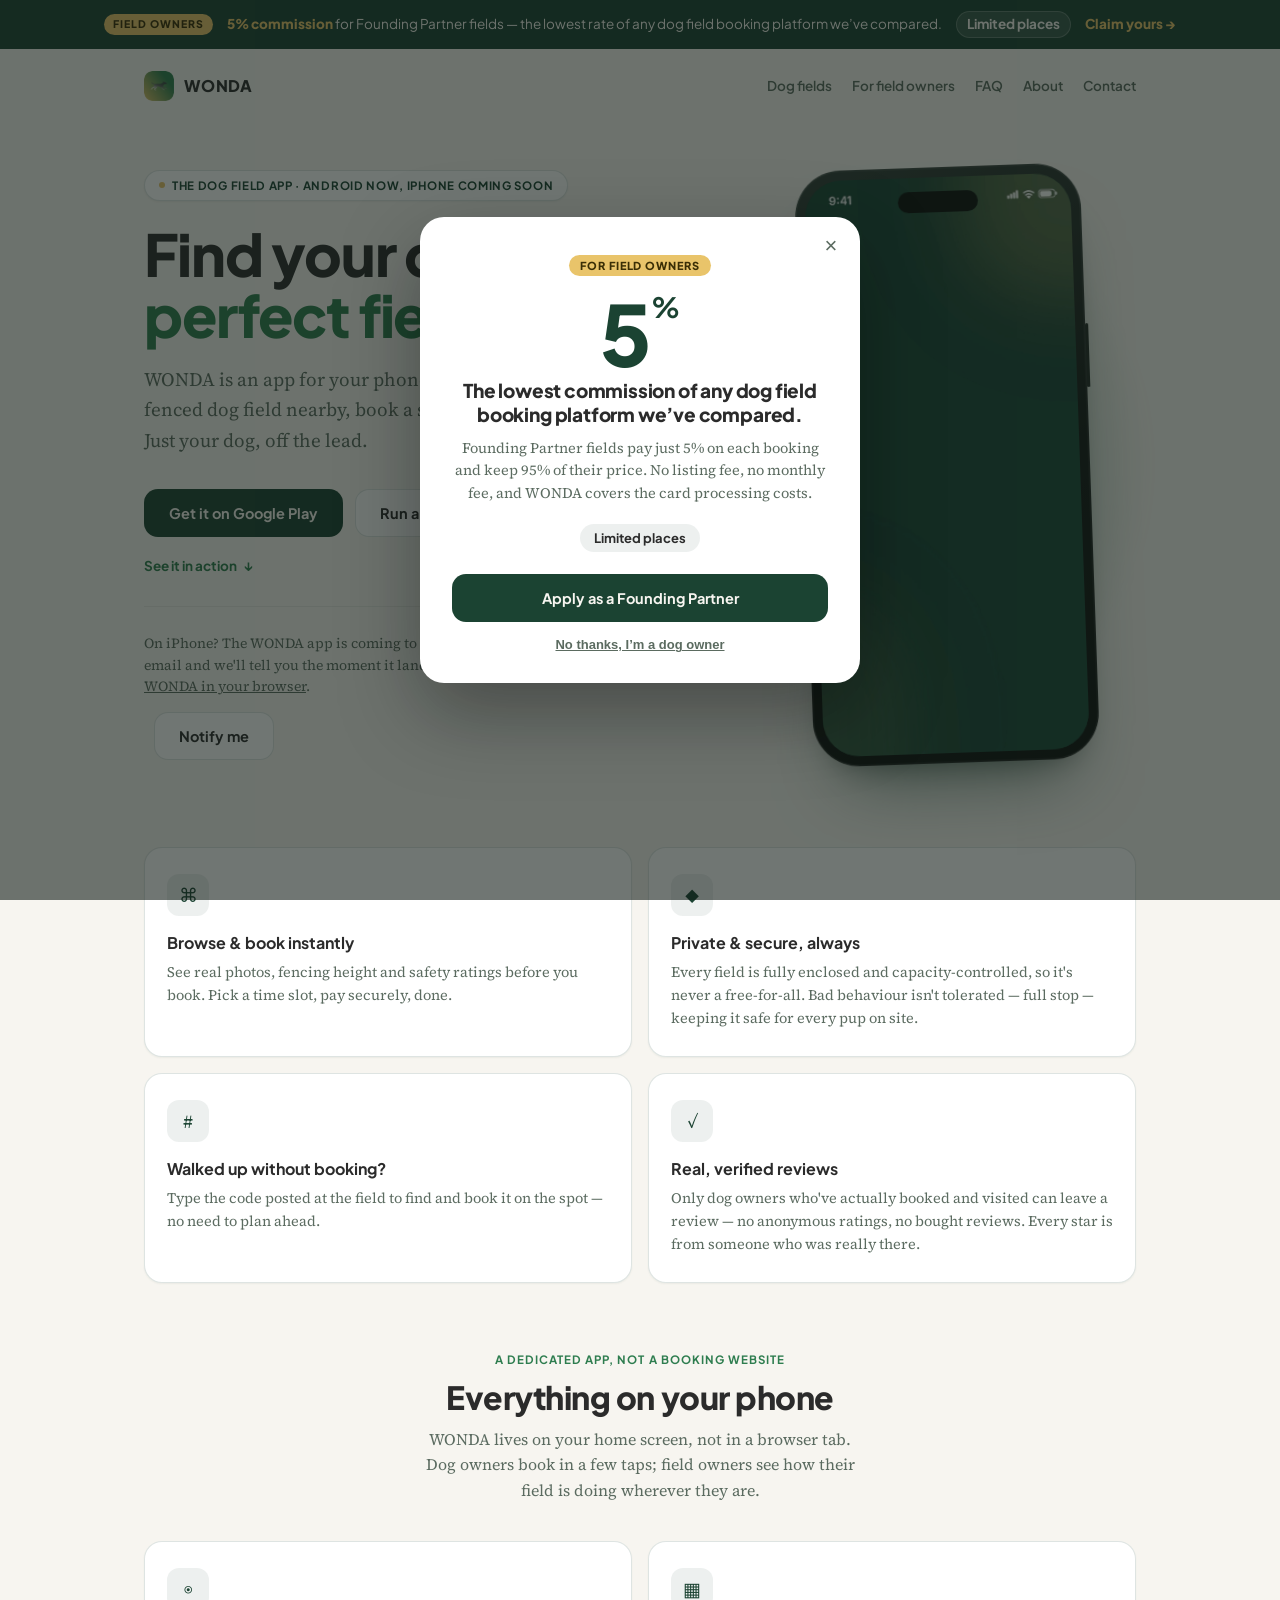
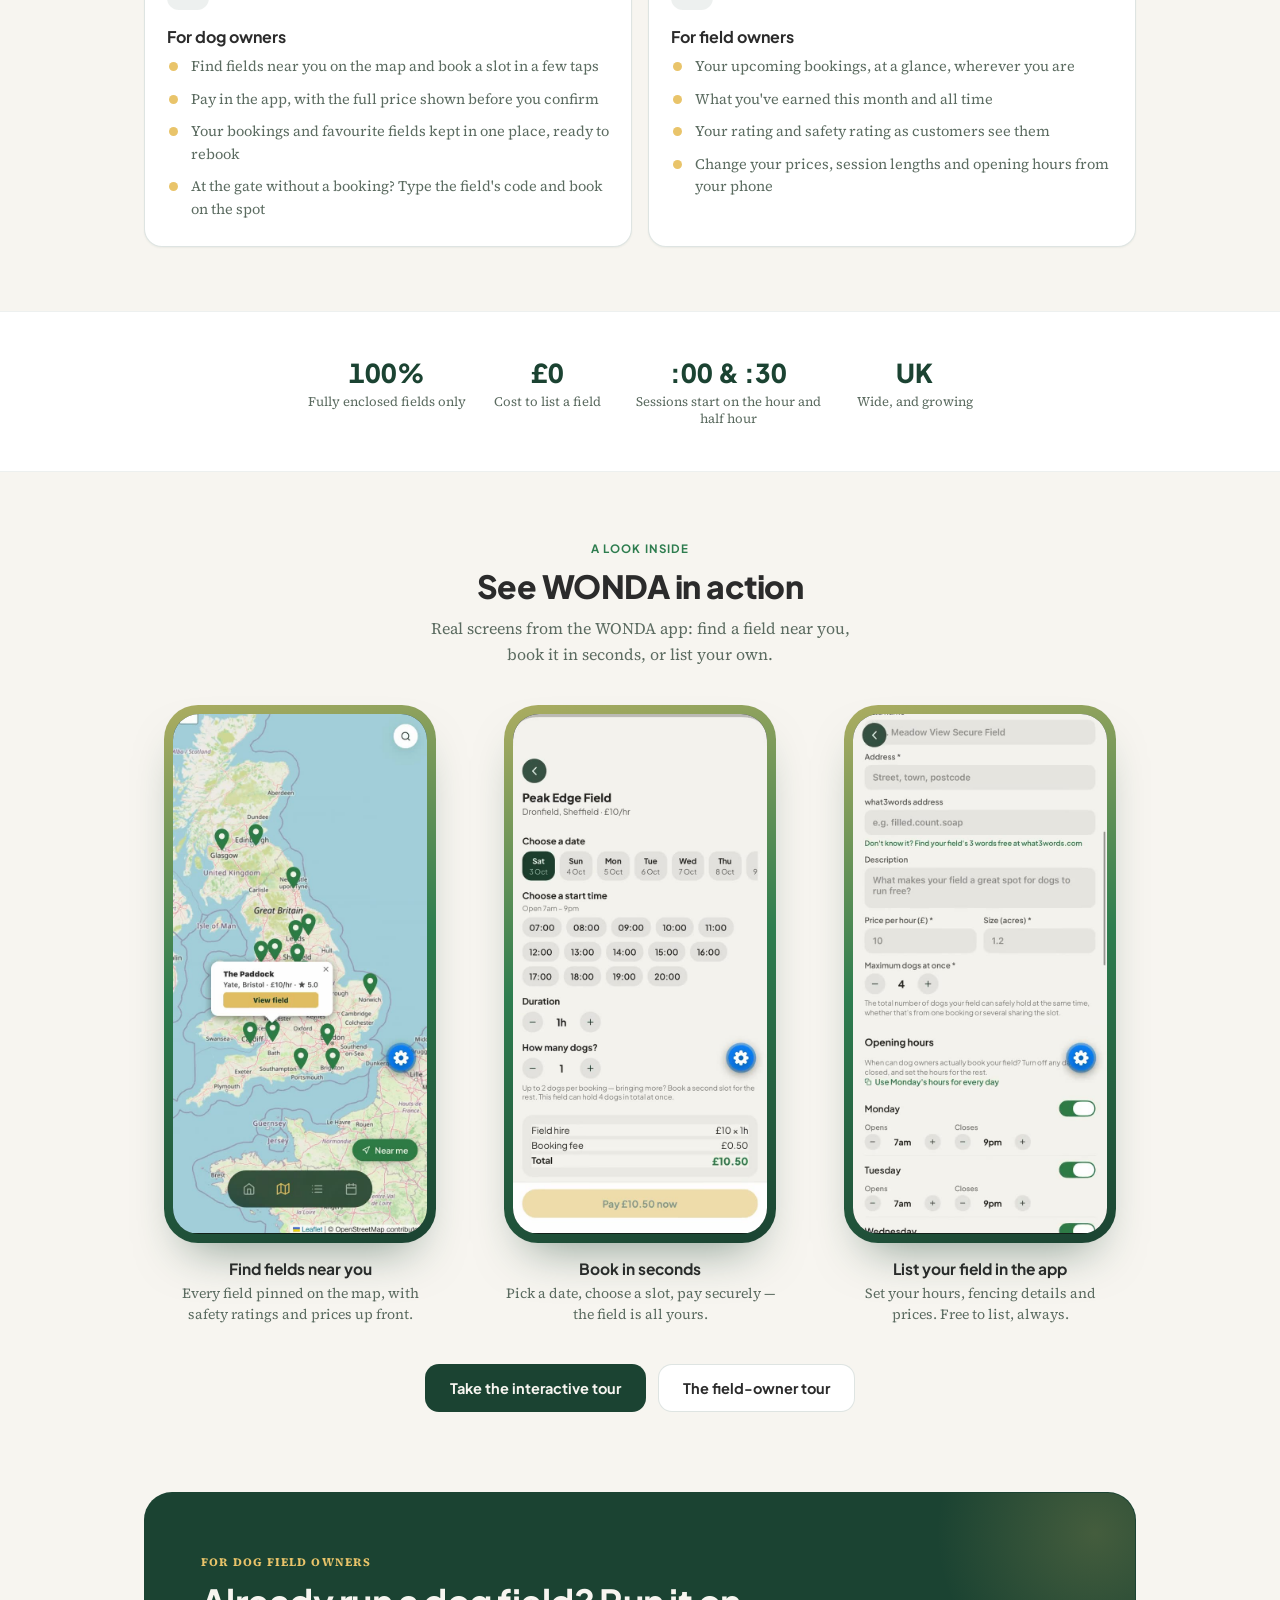
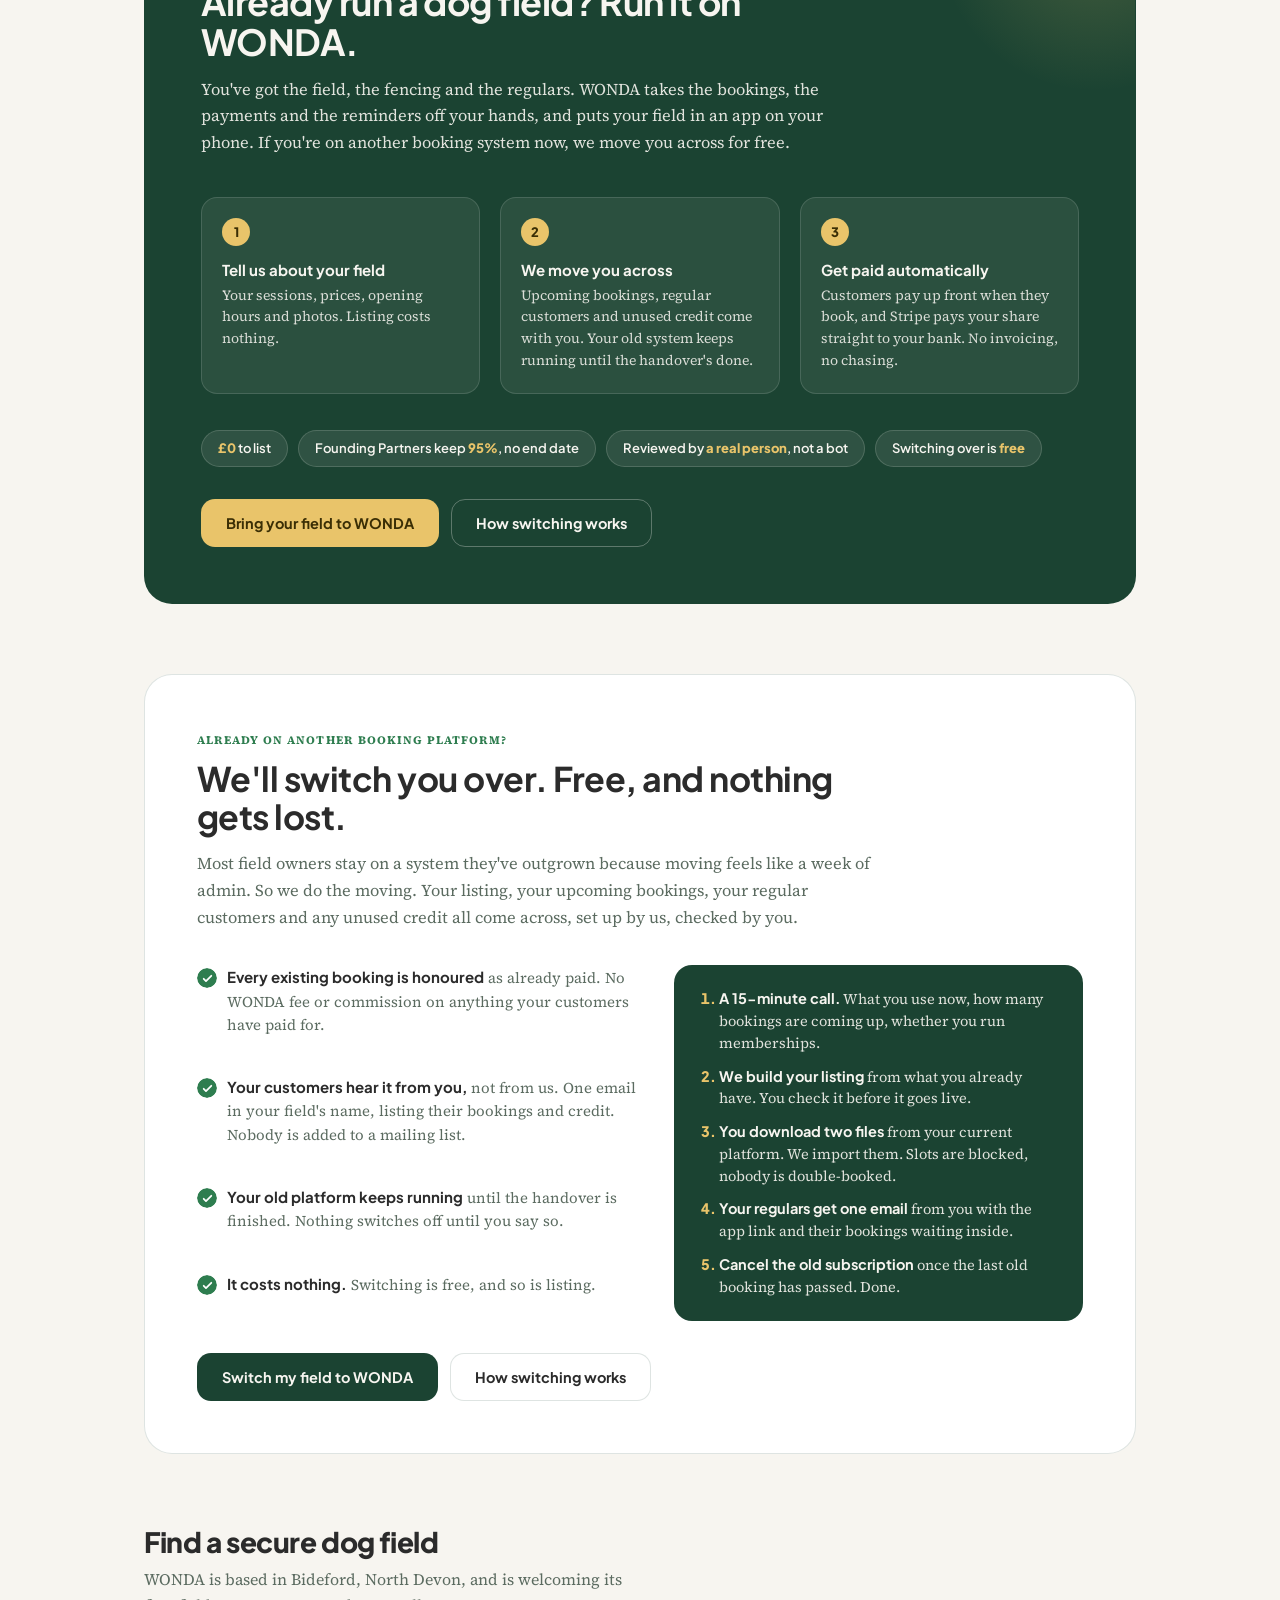
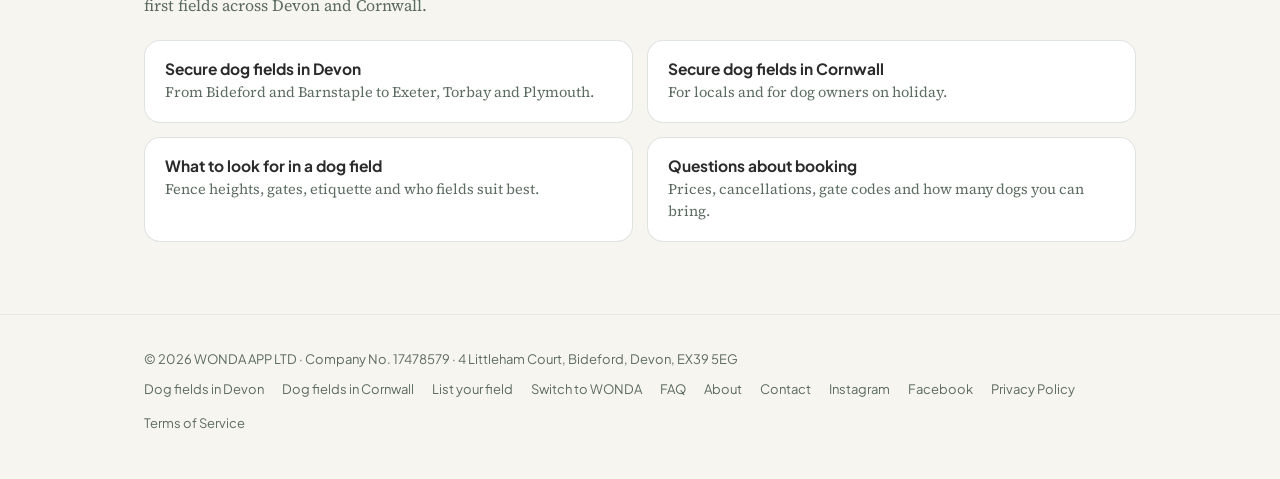
<file: index.html>
<!doctype html>
<html lang="en-GB">
<head>
<meta charset="utf-8">
<title>WONDA | Book Secure Dog Fields by the Hour in Devon &amp; Cornwall</title>
<link rel="canonical" href="https://wonda.dog/">
<meta name="viewport" content="width=device-width, initial-scale=1">
<meta name="description" content="WONDA is the app for booking private, securely fenced dog fields by the hour. Download it on Google Play now, iPhone coming soon. Field owners run their field from the same app, free to list.">
<meta name="theme-color" content="#1B4332">
<meta property="og:type" content="website">
<meta property="og:site_name" content="WONDA">
<meta property="og:locale" content="en_GB">
<meta property="og:title" content="WONDA | Book Secure Dog Fields by the Hour in Devon &amp; Cornwall">
<meta property="og:description" content="Book private, securely fenced dog fields by the hour with WONDA. On Google Play now, with fields joining across Devon and Cornwall. Free for field owners to list.">
<meta property="og:url" content="https://wonda.dog/">
<meta property="og:image" content="https://wonda.dog/assets/og-image.jpg">
<meta property="og:image:width" content="1200">
<meta property="og:image:height" content="630">
<meta property="og:image:alt" content="WONDA: book secure dog fields by the hour">
<meta name="twitter:card" content="summary_large_image">
<link rel="apple-touch-icon" href="/assets/apple-touch-icon.png">
<link rel="icon" href="assets/favicon.png">
<link rel="preconnect" href="https://fonts.googleapis.com">
<link rel="preconnect" href="https://fonts.gstatic.com" crossorigin>
<link href="https://fonts.googleapis.com/css2?family=Plus+Jakarta+Sans:wght@500;600;700;800&family=Source+Serif+4:opsz,wght@8..60,400;8..60,500;8..60,600&display=swap" rel="stylesheet">
<style>
  :root{
    --bg:#F7F5F0;
    --surface:#FFFFFF;
    --ink:#2B2B2B;
    --ink-muted:#5B6B60;
    --accent:#2E7D4F;
    --accent-deep:#1B4332;
    /* Dark-pine BACKGROUNDS (banner, field-owner card, switch steps).
       Kept separate from --accent-deep, which is also used for text and
       turns mint in dark mode: using it as a background put off-white
       text on pale mint and made those blocks unreadable on dark phones. */
    --deep:#1B4332;
    --deep-edge:transparent;
    --gold:#E9C46A;
    --border:rgba(27,67,50,0.14);
    --border-soft:rgba(27,67,50,0.08);
    --shadow: 0 1px 2px rgba(27,67,50,0.06);
    color-scheme: light;
  }
  @media (prefers-color-scheme: dark){
    :root:not([data-theme="light"]){
      --bg:#122019;
      --surface:#17251D;
      --ink:#F2EEE3;
      --ink-muted:#9AA79C;
      --accent:#7FCC9E;
      --accent-deep:#7FCC9E;
      --deep:#1B4332;
      --deep-edge:rgba(127,204,158,0.22);
      --gold:#E9C46A;
      --border:rgba(255,255,255,0.10);
      --border-soft:rgba(255,255,255,0.06);
      --shadow: 0 1px 2px rgba(0,0,0,0.3);
      color-scheme: dark;
    }
  }

  *{box-sizing:border-box;}
  html,body{margin:0;padding:0;}
  body{
    background:var(--bg);
    color:var(--ink);
    font-family:'Source Serif 4', Georgia, 'Times New Roman', serif;
    -webkit-font-smoothing:antialiased;
    overflow-x:hidden;
  }
  h1,h2,h3,.eyebrow,.btn,.wordmark,nav,footer,.pill{
    font-family:'Plus Jakarta Sans', system-ui, -apple-system, sans-serif;
  }
  img{max-width:100%;display:block;}
  a{color:inherit;}

  .wrap{max-width:1040px;margin-inline:auto;padding-inline:24px;}


  /* ---- Rate banner (top of every page) ---- */
  .rate-banner{
    display:flex;align-items:center;justify-content:center;flex-wrap:wrap;gap:8px 14px;
    padding:11px 18px;
    background:var(--deep);
    color:#F7F5F0;
    text-decoration:none;
    font-family:'Plus Jakarta Sans',system-ui,sans-serif;
    font-size:13.5px;line-height:1.4;
    text-align:center;
  }
  .rate-banner:hover .rate-banner-cta{text-decoration:underline;}
  .rate-banner-badge{
    font-size:10.5px;font-weight:800;letter-spacing:0.09em;text-transform:uppercase;
    color:#3A2E05;background:var(--gold);
    padding:3px 9px;border-radius:999px;
  }
  .rate-banner-text b{color:var(--gold);font-weight:800;}
  .rate-banner-spots{
    font-weight:700;
    background:rgba(247,245,240,0.12);border:1px solid rgba(247,245,240,0.22);
    padding:3px 10px;border-radius:999px;
  }
  .rate-banner-cta{font-weight:800;color:var(--gold);white-space:nowrap;}
  @media (max-width:640px){
    .rate-banner{font-size:12.5px;padding:10px 14px;}
    .rate-banner-badge{display:none;}
  }

  /* ---- Rate pop-up ---- */
  .rate-pop-backdrop{
    position:fixed;inset:0;z-index:1000;
    background:rgba(17,28,22,0.6);
    display:flex;align-items:center;justify-content:center;
    padding:20px;
    opacity:0;transition:opacity .25s ease;
  }
  /* The hidden attribute must win over display:flex above, or the invisible
     backdrop sits over the whole page and blocks every click. */
  .rate-pop-backdrop[hidden]{display:none;}
  .rate-pop-backdrop.is-open{opacity:1;}
  .rate-pop{
    position:relative;
    width:100%;max-width:440px;
    background:var(--surface);
    color:var(--ink);
    border-radius:24px;
    padding:36px 32px 30px;
    isolation:isolate;
    box-shadow:0 30px 80px rgba(0,0,0,0.35);
    text-align:center;
    font-family:'Plus Jakarta Sans',system-ui,sans-serif;
    transform:translateY(14px) scale(.98);
    transition:transform .25s ease;
  }
  .rate-pop-backdrop.is-open .rate-pop{transform:none;}
  .rate-pop-close{
    position:absolute;top:12px;right:12px;
    width:34px;height:34px;border-radius:50%;
    border:0;background:transparent;color:var(--ink-muted);
    font-size:22px;line-height:1;cursor:pointer;
  }
  .rate-pop-close:hover{background:var(--border-soft);color:var(--ink);}
  .rate-pop-eyebrow{
    display:inline-block;
    font-size:11px;font-weight:800;letter-spacing:0.09em;text-transform:uppercase;
    color:#3A2E05;background:var(--gold);
    padding:4px 11px;border-radius:999px;
    margin-bottom:18px;
  }
  .rate-pop-figure{
    font-size:84px;font-weight:800;line-height:0.95;letter-spacing:-0.04em;
    color:var(--accent-deep);
    margin:0 0 6px;
  }
  @media (prefers-color-scheme: dark){ :root:not([data-theme="light"]) .rate-pop-figure{ color:var(--gold); } }
  .rate-pop-figure small{font-size:28px;letter-spacing:0;font-weight:700;vertical-align:top;margin-left:2px;}
  .rate-pop h3{
    font-size:19px;font-weight:800;line-height:1.25;letter-spacing:-0.01em;
    margin:0 0 10px;
  }
  .rate-pop p{
    font-family:'Source Serif 4',serif;
    font-size:14.5px;line-height:1.55;color:var(--ink-muted);
    margin:0 0 20px;
  }
  .rate-pop-spots{
    display:inline-block;
    font-size:13px;font-weight:700;
    background:var(--border-soft);
    padding:6px 14px;border-radius:999px;
    margin-bottom:22px;
  }
  .rate-pop .btn{width:100%;justify-content:center;}
  .rate-pop-dismiss{
    display:inline-block;margin-top:14px;
    font-size:13px;font-weight:600;color:var(--ink-muted);
    background:none;border:0;cursor:pointer;text-decoration:underline;
  }

  /* ---- Nav ---- */
  nav.top{
    display:flex;align-items:center;justify-content:space-between;
    padding-block:22px;
  }
  .brand{text-decoration:none;display:flex;align-items:center;gap:10px;font-weight:800;letter-spacing:0.02em;font-size:16px;}
  .brand img{width:30px;height:30px;border-radius:8px;}
  nav.top a.navlink{
    font-size:13.5px;font-weight:600;color:var(--ink-muted);text-decoration:none;
  }
  nav.top a.navlink:hover{color:var(--ink);}
  .navlinks{display:flex;align-items:center;gap:20px;flex-wrap:wrap;justify-content:flex-end;}
  @media (max-width:560px){ .navlinks .navlink.email{display:none;} }

  .app-notify{
    margin-top:30px;
    padding-top:26px;
    border-top:1px solid var(--border-soft);
    max-width:520px;
    margin-inline:auto;
  }
  .app-notify p{
    font-size:14px;line-height:1.55;color:var(--ink-muted);
    margin:0 0 14px;
  }

  /* ---- Hero phone ---- */
  .hero-grid{display:grid;justify-items:center;row-gap:0;}
  .hero-logo{display:none;}
  @media (max-width:899px){ header.hero{padding-top:28px;} .hero-device{margin-top:34px;} }
  .hero-device{position:relative;margin-top:44px;}
  .hero-device::before{
    content:"";position:absolute;inset:6% -22%;z-index:0;
    background:radial-gradient(closest-side, rgba(233,196,106,0.38), rgba(46,125,79,0.12) 60%, transparent 100%);
    filter:blur(6px);
  }
  .device{
    position:relative;z-index:1;
    width:clamp(232px,62vw,262px);
    padding:10px;
    border-radius:46px;
    background:linear-gradient(155deg,#33403A 0%,#121714 55%,#0B0E0C 100%);
    box-shadow:
      inset 0 0 0 1.5px rgba(255,255,255,0.08),
      0 44px 70px -34px rgba(27,67,50,0.65),
      0 18px 30px -20px rgba(0,0,0,0.45);
    transform:rotate(-2deg);
    animation:deviceFloat 7s ease-in-out infinite;
  }
  .device::before,.device::after{content:"";position:absolute;width:3px;border-radius:2px;background:#202824;}
  .device::before{right:-3px;top:27%;height:64px;}
  .device::after{left:-3px;top:21%;height:38px;box-shadow:0 52px 0 #202824;}
  @keyframes deviceFloat{
    0%,100%{transform:rotate(-2deg) translateY(0);}
    50%{transform:rotate(-2deg) translateY(-10px);}
  }
  @media (prefers-reduced-motion: reduce){ .device{animation:none;} }
  .device-screen{position:relative;border-radius:37px;overflow:hidden;background:#F7F5F0;}
  .device-island{position:absolute;z-index:2;left:50%;top:2.4%;width:30%;height:3.6%;transform:translateX(-50%);border-radius:999px;background:#0B0E0C;}
  .device-screen video{display:block;width:100%;height:auto;aspect-ratio:720/1560;background:#1B4332;}
  .hero-grid .app-notify{width:100%;}
  @media (min-width:900px){
    header.hero{padding-block:52px 72px;}
    header.hero .hero-copy, header.hero .app-notify{text-align:left;}
    .hero-grid{
      grid-template-columns:minmax(0,1.2fr) minmax(0,0.8fr);
      grid-template-areas:"copy device" "notify device";
      column-gap:48px;justify-items:stretch;align-items:center;
    }
    .hero-copy{grid-area:copy;align-self:end;}
    .hero-device{grid-area:device;justify-self:center;margin-top:0;}
    .hero-grid .app-notify{grid-area:notify;align-self:start;margin-inline:0;max-width:460px;}
    .hero-copy p.lede{margin-inline:0;}
    .hero-copy .cta-row,.hero-grid .notify-form{justify-content:flex-start;margin-inline:0;}
    .device{width:clamp(250px,24vw,286px);}
  }

  /* ---- Hero ---- */
  header.hero{
    padding-block:44px 64px;
    text-align:center;
  }
  .hero-logo{
    width:clamp(76px,14vw,104px);
    height:clamp(76px,14vw,104px);
    border-radius:26%;
    margin:0 auto 22px;
    box-shadow:0 18px 40px -14px rgba(27,67,50,0.45);
    animation:heroLogoIn 900ms cubic-bezier(.2,1.3,.4,1) both;
  }
  @keyframes heroLogoIn{
    0%{opacity:0;transform:scale(.55) rotate(-14deg);}
    65%{opacity:1;}
    100%{opacity:1;transform:scale(1) rotate(0deg);}
  }
  @media (prefers-reduced-motion: reduce){
    .hero-logo{animation:none;}
  }
  .pill{
    display:inline-flex;align-items:center;gap:7px;
    font-size:11.5px;font-weight:700;letter-spacing:0.06em;text-transform:uppercase;
    color:var(--accent-deep);
    background:var(--surface);
    border:1px solid var(--border);
    border-radius:999px;
    padding:7px 14px;
    box-shadow:var(--shadow);
    margin-bottom:22px;
  }
  @media (prefers-color-scheme: dark){ :root:not([data-theme="light"]) .pill{ color:var(--accent); } }
  .pill .dot{width:6px;height:6px;border-radius:50%;background:var(--gold);}

  h1.headline{
    font-family:'Plus Jakarta Sans', system-ui, sans-serif;
    font-weight:800;
    font-size:clamp(34px, 6vw, 58px);
    line-height:1.06;
    letter-spacing:-0.02em;
    text-wrap:balance;
    margin:0 0 18px;
  }
  h1.headline em{
    font-style:normal;
    color:var(--accent);
  }
  p.lede{
    font-size:clamp(16px,2.4vw,19px);
    line-height:1.6;
    color:var(--ink-muted);
    max-width:52ch;
    margin:0 auto 34px;
  }
  .cta-row{display:flex;gap:12px;justify-content:center;flex-wrap:wrap;}
  .btn{
    display:inline-flex;align-items:center;gap:8px;
    font-weight:700;font-size:14.5px;
    padding:14px 24px;
    border-radius:14px;
    text-decoration:none;
    border:1px solid transparent;
  }
  .btn-primary{background:var(--accent-deep);color:#F7F5F0;}
  @media (prefers-color-scheme: dark){ :root:not([data-theme="light"]) .btn-primary{ background:var(--accent); color:#0F1A14; } }
  .btn-ghost{background:var(--surface);color:var(--ink);border-color:var(--border);}
  .btn-gold{background:var(--gold);color:#3A2E05;}
  .btn:disabled{opacity:.6;cursor:default;}

  .hero-peek{
    display:inline-flex;align-items:center;gap:6px;
    margin-top:20px;
    font-family:'Plus Jakarta Sans',sans-serif;
    font-size:13.5px;font-weight:700;
    color:var(--accent);
    text-decoration:none;
  }
  .hero-peek:hover{color:var(--accent-deep);}
  @media (prefers-color-scheme: dark){ :root:not([data-theme="light"]) .hero-peek:hover{ color:#A8DDBD; } }
  .hero-peek span{transition:transform .25s ease;}
  .hero-peek:hover span{transform:translateY(3px);}
  html{scroll-behavior:smooth;}

  .notify-form{
    display:flex;gap:10px;flex-wrap:wrap;justify-content:center;
    max-width:440px;margin:0 auto;
  }
  .notify-input{
    flex:1 1 210px;min-width:0;max-width:400px;
    padding:14px 16px;
    border-radius:14px;
    border:1px solid var(--border);
    background:var(--surface);
    color:var(--ink);
    font-family:'Plus Jakarta Sans',sans-serif;
    font-size:14.5px;
    transition:max-width .45s cubic-bezier(.16,.84,.44,1), opacity .3s ease .1s,
      padding .45s cubic-bezier(.16,.84,.44,1), border-width .45s ease;
  }
  .notify-form:not(.expanded) .notify-input{
    max-width:0;
    opacity:0;
    padding-left:0;padding-right:0;
    border-width:0;
    transition:max-width .45s cubic-bezier(.16,.84,.44,1), opacity .2s ease,
      padding .45s cubic-bezier(.16,.84,.44,1), border-width .45s ease;
  }
  .notify-input::placeholder{color:var(--ink-muted);}
  .notify-input:focus{outline:2px solid var(--accent);outline-offset:2px;}
  .notify-msg{
    font-family:'Plus Jakarta Sans',sans-serif;
    font-size:13px;font-weight:600;
    margin:10px 0 0;
    text-align:center;
  }
  .notify-msg.success{color:var(--accent-deep);}
  .notify-msg.error{color:#B42318;}
  @media (prefers-color-scheme: dark){
    :root:not([data-theme="light"]) .notify-msg.success{color:var(--accent);}
    :root:not([data-theme="light"]) .notify-msg.error{color:#FCA5A5;}
  }

  /* ---- Scroll reveal (progressive enhancement: only active once JS adds .js-reveal to <html>) ---- */
  .js-reveal .reveal{
    opacity:0;
    transform:translateY(28px);
    transition:opacity .7s cubic-bezier(.16,.84,.44,1), transform .7s cubic-bezier(.16,.84,.44,1);
  }
  .js-reveal .reveal.is-visible{opacity:1;transform:translateY(0);}
  .js-reveal .grid .reveal{transform:translateY(28px) scale(.94);}
  .js-reveal .grid .reveal.is-visible{transform:translateY(0) scale(1);}
  .js-reveal .grid .reveal:nth-child(2){transition-delay:110ms;}
  .js-reveal .grid .reveal:nth-child(3){transition-delay:220ms;}
  .js-reveal .grid .reveal:nth-child(4){transition-delay:330ms;}
  .js-reveal .trust-row .reveal:nth-child(2){transition-delay:80ms;}
  .js-reveal .trust-row .reveal:nth-child(3){transition-delay:160ms;}
  .js-reveal .trust-row .reveal:nth-child(4){transition-delay:240ms;}
  .js-reveal .steps .reveal:nth-child(2){transition-delay:110ms;}
  .js-reveal .steps .reveal:nth-child(3){transition-delay:220ms;}
  @media (prefers-reduced-motion: reduce){
    .js-reveal .reveal{opacity:1;transform:none;transition:none;}
    .notify-input, .notify-form:not(.expanded) .notify-input{transition:none;}
  }

  /* ---- Feature grid ---- */
  section.features{padding-block:20px 64px;}
  .grid{
    display:grid;
    grid-template-columns:repeat(2,1fr);
    gap:16px;
  }
  @media (max-width:760px){ .grid{grid-template-columns:1fr;} }
  .card{
    background:var(--surface);
    border:1px solid var(--border);
    border-radius:18px;
    padding:26px 22px;
    box-shadow:var(--shadow);
    transition:transform .35s cubic-bezier(.16,.84,.44,1), box-shadow .35s ease, border-color .35s ease;
  }
  .card:hover{
    transform:translateY(-6px);
    box-shadow:0 20px 34px -18px rgba(27,67,50,0.28);
    border-color:rgba(46,125,79,0.35);
  }
  .card .icon{
    width:42px;height:42px;border-radius:12px;
    display:flex;align-items:center;justify-content:center;
    background:var(--border-soft);
    color:var(--accent-deep);
    margin-bottom:16px;
    font-size:19px;
    transition:transform .4s cubic-bezier(.34,1.56,.64,1), background .35s ease;
  }
  .card:hover .icon{
    transform:scale(1.14) rotate(-8deg);
    background:rgba(46,125,79,0.16);
  }
  @media (prefers-color-scheme: dark){ :root:not([data-theme="light"]) .card .icon{ color:var(--accent); } }
  .js-reveal .card.is-visible .icon{
    animation:iconPop .55s cubic-bezier(.34,1.56,.64,1) both;
    animation-delay:.2s;
  }
  @keyframes iconPop{
    0%{transform:scale(0);}
    70%{transform:scale(1.18);}
    100%{transform:scale(1);}
  }
  @media (prefers-reduced-motion: reduce){
    .card, .card .icon{transition:none;}
    .js-reveal .card.is-visible .icon{animation:none;}
  }
  .card h3{font-size:16px;font-weight:700;margin:0 0 8px;}
  .card p{font-size:14.5px;line-height:1.58;color:var(--ink-muted);margin:0;}

  /* ---- Everything on your phone ---- */
  section.pocket{padding-block:0 64px;}
  .pocket-list{list-style:none;margin:0;padding:0;display:grid;gap:10px;}
  .pocket-list li{position:relative;padding-left:24px;font-size:14.5px;line-height:1.55;color:var(--ink-muted);}
  .pocket-list li::before{content:"";position:absolute;left:2px;top:7px;width:9px;height:9px;border-radius:50%;background:var(--gold);}

  /* ---- Trust strip ---- */
  section.trust{
    background:var(--surface);
    border-top:1px solid var(--border-soft);
    border-bottom:1px solid var(--border-soft);
    padding-block:44px;
  }
  .trust-row{
    display:flex;flex-wrap:wrap;gap:28px;justify-content:center;text-align:center;
  }
  .trust-item{max-width:200px;}
  .trust-item .num{
    font-family:'Plus Jakarta Sans',sans-serif;
    font-weight:800;font-size:26px;color:var(--accent-deep);
    font-variant-numeric:tabular-nums;
  }
  @media (prefers-color-scheme: dark){ :root:not([data-theme="light"]) .trust-item .num{ color:var(--accent); } }
  .trust-item .lbl{font-size:13px;color:var(--ink-muted);margin-top:4px;}

  /* ---- App showcase ---- */
  section.appshow{padding-block:64px 10px;}
  .appshow-head{text-align:center;max-width:56ch;margin:0 auto 38px;}
  .appshow-eyebrow{
    display:inline-block;
    font-family:'Plus Jakarta Sans',sans-serif;
    font-size:11.5px;font-weight:700;letter-spacing:0.09em;text-transform:uppercase;
    color:var(--accent);
    margin-bottom:10px;
  }
  .appshow h2, .pocket h2{
    font-size:clamp(24px,3.4vw,32px);font-weight:800;letter-spacing:-0.015em;
    margin:0 0 10px;text-wrap:balance;
  }
  .appshow-head p{font-size:16px;line-height:1.6;color:var(--ink-muted);margin:0;}
  .phone-grid{
    display:grid;grid-template-columns:repeat(3,1fr);
    gap:28px;justify-items:center;align-items:start;
  }
  @media (max-width:760px){ .phone-grid{grid-template-columns:1fr;gap:42px;} }
  .phone{max-width:272px;width:100%;text-align:center;}
  .phone-frame{
    position:relative;
    border-radius:34px;
    padding:9px;
    background:linear-gradient(165deg,#ACAD61,var(--accent) 48%,#1B4332);
    box-shadow:0 26px 48px -22px rgba(27,67,50,0.5);
  }
  .phone-frame video{
    width:100%;height:auto;display:block;
    border-radius:26px;
    background:#122019;
  }
  .phone h3{
    font-family:'Plus Jakarta Sans',sans-serif;
    font-size:15.5px;font-weight:700;margin:16px 0 5px;
  }
  .phone p{
    font-family:'Source Serif 4',Georgia,serif;
    font-size:14px;line-height:1.55;color:var(--ink-muted);margin:0;
  }
  .js-reveal .phone-grid .reveal:nth-child(2){transition-delay:110ms;}
  .js-reveal .phone-grid .reveal:nth-child(3){transition-delay:220ms;}
  .appshow-cta{display:flex;gap:12px;justify-content:center;flex-wrap:wrap;margin-top:38px;}

  /* ---- Host section ---- */
  section.host{padding-block:70px;}
  .host-card{
    position:relative;
    overflow:hidden;
    background:var(--deep);
    border:1px solid var(--deep-edge);
    color:#F7F5F0;
    border-radius:28px;
    padding:clamp(32px,5vw,56px);
  }
  .host-card::before{
    content:"";
    position:absolute;
    top:-120px;right:-120px;
    width:320px;height:320px;
    border-radius:50%;
    background:radial-gradient(circle, rgba(233,196,106,0.20), transparent 70%);
    pointer-events:none;
  }
  .host-top{
    position:relative;
    max-width:640px;
    margin-bottom:40px;
  }
  .host-eyebrow{
    display:inline-block;
    font-size:11.5px;font-weight:700;letter-spacing:0.09em;text-transform:uppercase;
    color:var(--gold);
    margin-bottom:12px;
  }
  .host-card h2{
    font-size:clamp(26px,3.6vw,36px);
    margin:0 0 14px;
    letter-spacing:-0.015em;
    line-height:1.12;
  }
  .host-card > .host-top > p{
    font-family:'Source Serif 4',serif;
    color:rgba(247,245,240,0.9);
    margin:0;
    font-size:16.5px;
    line-height:1.62;
  }

  .steps{
    position:relative;
    display:grid;
    grid-template-columns:repeat(3,1fr);
    gap:20px;
    margin-bottom:36px;
  }
  @media (max-width:760px){ .steps{grid-template-columns:1fr;} }
  .step{
    background:rgba(247,245,240,0.07);
    border:1px solid rgba(247,245,240,0.14);
    border-radius:16px;
    padding:20px 20px 22px;
  }
  .step .step-num{
    display:inline-flex;align-items:center;justify-content:center;
    width:28px;height:28px;
    border-radius:50%;
    background:var(--gold);
    color:#3A2E05;
    font-weight:800;font-size:13px;
    font-family:'Plus Jakarta Sans',sans-serif;
    margin-bottom:14px;
  }
  .step h4{
    font-family:'Plus Jakarta Sans',sans-serif;
    font-size:15px;font-weight:700;
    margin:0 0 6px;
  }
  .step p{
    font-family:'Source Serif 4',serif;
    font-size:14px;line-height:1.55;
    color:rgba(247,245,240,0.86);
    margin:0;
  }

  .host-stats{
    position:relative;
    display:flex;flex-wrap:wrap;gap:10px;
    margin-bottom:32px;
  }
  .host-stat{
    /* inline-block, not inline-flex: with flex the text either side of the
       bold figure became separate items and wrapped into ragged columns on
       phone widths. */
    display:inline-block;
    background:rgba(247,245,240,0.09);
    border:1px solid rgba(247,245,240,0.16);
    border-radius:999px;
    padding:8px 16px;
    font-size:13px;font-weight:600;line-height:1.4;
    font-family:'Plus Jakarta Sans',sans-serif;
    color:#F7F5F0;
  }
  .host-stat b{color:var(--gold);font-weight:800;}

  .host-card .cta-row{justify-content:flex-start;position:relative;}

  /* ---- Switching section ---- */
  section.switch{padding-block:0 70px;}
  .switch-card{
    background:var(--surface);
    border:1px solid var(--border);
    border-radius:28px;
    padding:clamp(28px,5vw,52px);
  }
  .switch-top{max-width:680px;margin-bottom:34px;}
  .switch-eyebrow{
    display:inline-block;
    font-size:11.5px;font-weight:700;letter-spacing:0.09em;text-transform:uppercase;
    color:var(--accent);
    margin-bottom:12px;
  }
  .switch-card h2{
    font-size:clamp(24px,3.4vw,34px);
    margin:0 0 14px;
    letter-spacing:-0.015em;
    line-height:1.14;
  }
  .switch-top p{
    font-family:'Source Serif 4',serif;
    color:var(--ink-muted);
    margin:0;
    font-size:16.5px;
    line-height:1.62;
  }
  .switch-grid{
    display:grid;
    grid-template-columns:1.1fr 1fr;
    gap:28px;
    margin-bottom:32px;
  }
  @media (max-width:820px){ .switch-grid{grid-template-columns:1fr;} }
  .switch-promises{list-style:none;margin:0;padding:0;display:grid;gap:14px;}
  .switch-promises li{
    position:relative;
    padding-left:30px;
    font-family:'Source Serif 4',serif;
    font-size:15px;line-height:1.55;
    color:var(--ink-muted);
  }
  .switch-promises li strong{color:var(--ink);font-family:'Plus Jakarta Sans',sans-serif;font-weight:700;}
  .switch-promises li::before{
    content:"";
    position:absolute;left:0;top:3px;
    width:20px;height:20px;border-radius:50%;
    background:var(--accent);
    -webkit-mask:url("data:image/svg+xml,%3Csvg xmlns='http://www.w3.org/2000/svg' viewBox='0 0 24 24' fill='none' stroke='%23000' stroke-width='3.2' stroke-linecap='round' stroke-linejoin='round'%3E%3Cpath d='M5 12.5l4.2 4.2L19 7'/%3E%3C/svg%3E") center/13px no-repeat, linear-gradient(#000,#000);
    -webkit-mask-composite:xor;
    mask:url("data:image/svg+xml,%3Csvg xmlns='http://www.w3.org/2000/svg' viewBox='0 0 24 24' fill='none' stroke='%23000' stroke-width='3.2' stroke-linecap='round' stroke-linejoin='round'%3E%3Cpath d='M5 12.5l4.2 4.2L19 7'/%3E%3C/svg%3E") center/13px no-repeat, linear-gradient(#000,#000);
    mask-composite:exclude;
  }
  .switch-steps{
    margin:0;padding:22px 22px 22px 44px;
    background:var(--deep);
    border:1px solid var(--deep-edge);
    color:#F7F5F0;
    border-radius:18px;
    display:grid;gap:11px;
    font-family:'Source Serif 4',serif;
    font-size:14.5px;line-height:1.5;
  }
  .switch-steps li::marker{color:var(--gold);font-family:'Plus Jakarta Sans',sans-serif;font-weight:800;}
  .switch-steps li b{font-family:'Plus Jakarta Sans',sans-serif;font-weight:700;color:#F7F5F0;}
  .switch-steps li{color:rgba(247,245,240,0.9);}
  .switch-card .cta-row{justify-content:flex-start;}

  /* ---- Footer ---- */
  footer{
    padding-block:36px 48px;
    border-top:1px solid var(--border-soft);
  }
  .foot-row{
    display:flex;justify-content:space-between;align-items:center;flex-wrap:wrap;gap:14px;
    font-size:13px;color:var(--ink-muted);
    font-family:'Plus Jakarta Sans',sans-serif;
  }
  .foot-links{display:flex;gap:18px;flex-wrap:wrap;}
  .foot-links a{text-decoration:none;color:var(--ink-muted);}
  .foot-links a:hover{color:var(--ink);}
  /* ---- Explore (internal links) ---- */
  .btn-ghost-light{background:transparent;color:#F7F5F0;border-color:rgba(247,245,240,0.3);}
  section.explore{padding-block:0 72px;}
  .explore h2{
    font-size:clamp(22px,3vw,28px);font-weight:800;letter-spacing:-0.015em;
    margin:0 0 8px;text-wrap:balance;
  }
  .explore > .wrap > p{font-size:16px;line-height:1.6;color:var(--ink-muted);margin:0 0 22px;max-width:60ch;}
  .explore-grid{display:grid;grid-template-columns:repeat(2,1fr);gap:14px;}
  @media (max-width:760px){ .explore-grid{grid-template-columns:1fr;} }
  .explore-grid a{
    display:block;text-decoration:none;
    background:var(--surface);border:1px solid var(--border);border-radius:16px;
    padding:18px 20px;
    font-family:'Plus Jakarta Sans',system-ui,sans-serif;font-weight:700;font-size:15.5px;
    transition:border-color .25s ease;
  }
  .explore-grid a span{
    display:block;margin-top:4px;
    font-family:'Source Serif 4',Georgia,serif;font-weight:400;font-size:14.5px;line-height:1.5;color:var(--ink-muted);
  }
  .explore-grid a:hover{border-color:var(--accent);}
  a:focus-visible,.btn:focus-visible{outline:2px solid var(--accent);outline-offset:3px;}
  @media (max-width:640px){
    nav.top{flex-wrap:wrap;row-gap:10px;}
    .navlinks{width:100%;justify-content:flex-start;gap:6px 16px;}
  }
</style>
<script type="application/ld+json">{"@context": "https://schema.org", "@type": "Organization", "@id": "https://wonda.dog/#organization", "name": "WONDA", "legalName": "WONDA APP LTD", "url": "https://wonda.dog/", "logo": "https://wonda.dog/assets/logo.png", "email": "hello@wonda.dog", "slogan": "Let them WONDA", "sameAs": ["https://www.instagram.com/wonda.app/", "https://www.facebook.com/p/WONDA-Dog-Field-Booking-61595348762014/"], "founder": {"@type": "Person", "name": "Jay Morrad"}, "foundingDate": "2026-09-24", "identifier": {"@type": "PropertyValue", "propertyID": "Companies House", "value": "17478579"}, "address": {"@type": "PostalAddress", "streetAddress": "4 Littleham Court, Littleham", "addressLocality": "Bideford", "addressRegion": "Devon", "postalCode": "EX39 5EG", "addressCountry": "GB"}, "areaServed": [{"@type": "AdministrativeArea", "name": "Devon"}, {"@type": "AdministrativeArea", "name": "Cornwall"}]}</script>
<script type="application/ld+json">{"@context": "https://schema.org", "@type": "WebSite", "@id": "https://wonda.dog/#website", "url": "https://wonda.dog/", "name": "WONDA", "inLanguage": "en-GB", "publisher": {"@id": "https://wonda.dog/#organization"}}</script>
<script type="application/ld+json">{"@context": "https://schema.org", "@type": "MobileApplication", "name": "WONDA", "description": "Find and book private, securely fenced dog fields by the hour.", "operatingSystem": "Android", "applicationCategory": "LifestyleApplication", "installUrl": "https://play.google.com/store/apps/details?id=dog.wonda.app", "url": "https://wonda.dog/", "image": "https://wonda.dog/assets/logo.png", "offers": {"@type": "Offer", "price": "0", "priceCurrency": "GBP"}, "publisher": {"@id": "https://wonda.dog/#organization"}}</script>
</head>
<body>

<a class="rate-banner" href="/list-your-field/#costs" aria-label="Founding Partner fields pay just 5% commission">
  <span class="rate-banner-badge">Field owners</span>
  <span class="rate-banner-text"><b>5% commission</b> for Founding Partner fields &mdash; the lowest rate of any dog field booking platform we&rsquo;ve compared.</span>
  <span class="rate-banner-spots" data-founding-spots>Limited places</span>
  <span class="rate-banner-cta">Claim yours &rarr;</span>
</a>

<div class="wrap">
  <nav class="top">
    <a class="brand" href="/"><img src="assets/logo-64.png" width="30" height="30" alt=""> WONDA</a>
    <div class="navlinks">
      <a class="navlink" href="/secure-dog-fields/">Dog fields</a>
      <a class="navlink" href="/list-your-field/">For field owners</a>
      <a class="navlink" href="/faq/">FAQ</a>
      <a class="navlink" href="/about.html">About</a>
      <a class="navlink" href="/contact.html">Contact</a>
    </div>
  </nav>
</div>

<header class="hero">
  <div class="wrap hero-grid">
    <div class="hero-copy">
    <img class="hero-logo" src="assets/logo-208.png" width="104" height="104" alt="WONDA logo">
    <span class="pill"><span class="dot"></span> The dog field app &middot; Android now, iPhone coming soon</span>
    <h1 class="headline">Find your dog's<br><em>perfect field</em></h1>
    <p class="lede">
      WONDA is an app for your phone. Find a private, securely fenced dog field
      nearby, book a slot and pay in a few taps. Just your dog, off the lead.
    </p>

    <div class="cta-row">
      <a class="btn btn-primary" href="https://play.google.com/store/apps/details?id=dog.wonda.app">Get it on Google Play</a>
      <a class="btn btn-ghost" href="#host">Run a dog field?</a>
    </div>
    <a class="hero-peek" href="#app">See it in action <span aria-hidden="true">&darr;</span></a>
    </div>

    <div class="hero-device">
      <div class="device">
        <div class="device-screen">
          <span class="device-island" aria-hidden="true"></span>
          <video src="/assets/wonda-hero.mp4" poster="/assets/wonda-hero-poster.jpg"
                 width="720" height="1560" autoplay muted loop playsinline preload="auto"
                 aria-label="The WONDA app on a phone: browsing nearby dog fields, the map, and booking a slot"></video>
        </div>
      </div>
    </div>

    <div class="app-notify">
      <p>On iPhone? The WONDA app is coming to the App Store. Leave your email and we'll tell you the moment it lands. Until then you can <a class="text" href="https://wonda.expo.app">use WONDA in your browser</a>.</p>
      <form class="notify-form" id="notifyForm" novalidate>
        <input
          type="email"
          id="notifyEmail"
          class="notify-input"
          placeholder="you@example.com"
          autocomplete="email"
          aria-label="Email address"
          required
        >
        <button type="submit" class="btn btn-ghost" id="notifySubmit">Notify me</button>
      </form>
      <p class="notify-msg" id="notifyMsg" aria-live="polite" hidden></p>
    </div>
  </div>
</header>

<section class="features">
  <div class="wrap">
    <div class="grid">
      <div class="card reveal">
        <div class="icon">⌘</div>
        <h3>Browse &amp; book instantly</h3>
        <p>See real photos, fencing height and safety ratings before you book. Pick a time slot, pay securely, done.</p>
      </div>
      <div class="card reveal">
        <div class="icon">◆</div>
        <h3>Private &amp; secure, always</h3>
        <p>Every field is fully enclosed and capacity-controlled, so it's never a free-for-all. Bad behaviour isn't tolerated — full stop — keeping it safe for every pup on site.</p>
      </div>
      <div class="card reveal">
        <div class="icon">#</div>
        <h3>Walked up without booking?</h3>
        <p>Type the code posted at the field to find and book it on the spot — no need to plan ahead.</p>
      </div>
      <div class="card reveal">
        <div class="icon">✓</div>
        <h3>Real, verified reviews</h3>
        <p>Only dog owners who've actually booked and visited can leave a review — no anonymous ratings, no bought reviews. Every star is from someone who was really there.</p>
      </div>
    </div>
  </div>
</section>

<section class="pocket">
  <div class="wrap">
    <div class="appshow-head reveal">
      <span class="appshow-eyebrow">A dedicated app, not a booking website</span>
      <h2>Everything on your phone</h2>
      <p>WONDA lives on your home screen, not in a browser tab. Dog owners book in a few taps; field owners see how their field is doing wherever they are.</p>
    </div>
    <div class="grid">
      <div class="card reveal">
        <div class="icon">&#9673;</div>
        <h3>For dog owners</h3>
        <ul class="pocket-list">
          <li>Find fields near you on the map and book a slot in a few taps</li>
          <li>Pay in the app, with the full price shown before you confirm</li>
          <li>Your bookings and favourite fields kept in one place, ready to rebook</li>
          <li>At the gate without a booking? Type the field's code and book on the spot</li>
        </ul>
      </div>
      <div class="card reveal">
        <div class="icon">&#9638;</div>
        <h3>For field owners</h3>
        <ul class="pocket-list">
          <li>Your upcoming bookings, at a glance, wherever you are</li>
          <li>What you've earned this month and all time</li>
          <li>Your rating and safety rating as customers see them</li>
          <li>Change your prices, session lengths and opening hours from your phone</li>
        </ul>
      </div>
    </div>
  </div>
</section>

<section class="trust">
  <div class="wrap">
    <div class="trust-row">
      <div class="trust-item reveal"><div class="num">100%</div><div class="lbl">Fully enclosed fields only</div></div>
      <div class="trust-item reveal"><div class="num">£0</div><div class="lbl">Cost to list a field</div></div>
      <div class="trust-item reveal"><div class="num">:00 &amp; :30</div><div class="lbl">Sessions start on the hour and half hour</div></div>
      <div class="trust-item reveal"><div class="num">UK</div><div class="lbl">Wide, and growing</div></div>
    </div>
  </div>
</section>

<section class="appshow" id="app">
  <div class="wrap">
    <div class="appshow-head reveal">
      <span class="appshow-eyebrow">A look inside</span>
      <h2>See WONDA in action</h2>
      <p>Real screens from the WONDA app: find a field near you, book it in seconds, or list your own.</p>
    </div>
    <div class="phone-grid">
      <div class="phone reveal">
        <div class="phone-frame">
          <video src="assets/app/find.mp4" poster="assets/app/find.jpg" width="640" height="1308"
                 autoplay muted loop playsinline preload="metadata"
                 aria-label="WONDA app showing a map of secure dog fields across the UK"></video>
        </div>
        <h3>Find fields near you</h3>
        <p>Every field pinned on the map, with safety ratings and prices up front.</p>
      </div>
      <div class="phone reveal">
        <div class="phone-frame">
          <video src="assets/app/book.mp4" poster="assets/app/book.jpg" width="640" height="1308"
                 autoplay muted loop playsinline preload="metadata"
                 aria-label="WONDA app booking flow: choosing a date, time slot and paying"></video>
        </div>
        <h3>Book in seconds</h3>
        <p>Pick a date, choose a slot, pay securely — the field is all yours.</p>
      </div>
      <div class="phone reveal">
        <div class="phone-frame">
          <video src="assets/app/host.mp4" poster="assets/app/host.jpg" width="640" height="1308"
                 autoplay muted loop playsinline preload="metadata"
                 aria-label="WONDA app listing form for field owners: hours, fencing and safety details"></video>
        </div>
        <h3>List your field in the app</h3>
        <p>Set your hours, fencing details and prices. Free to list, always.</p>
      </div>
    </div>
    <div class="appshow-cta reveal">
      <a class="btn btn-primary" href="/walkthrough/">Take the interactive tour</a>
      <a class="btn btn-ghost" href="/walkthrough/#host">The field-owner tour</a>
    </div>
  </div>
</section>

<section class="host" id="host">
  <div class="wrap">
    <div class="host-card reveal">
      <div class="host-top">
        <span class="host-eyebrow">For dog field owners</span>
        <h2>Already run a dog field? Run it on WONDA.</h2>
        <p>You've got the field, the fencing and the regulars. WONDA takes the bookings, the payments and the reminders off your hands, and puts your field in an app on your phone. If you're on another booking system now, we move you across for free.</p>
      </div>

      <div class="steps">
        <div class="step reveal">
          <span class="step-num">1</span>
          <h4>Tell us about your field</h4>
          <p>Your sessions, prices, opening hours and photos. Listing costs nothing.</p>
        </div>
        <div class="step reveal">
          <span class="step-num">2</span>
          <h4>We move you across</h4>
          <p>Upcoming bookings, regular customers and unused credit come with you. Your old system keeps running until the handover's done.</p>
        </div>
        <div class="step reveal">
          <span class="step-num">3</span>
          <h4>Get paid automatically</h4>
          <p>Customers pay up front when they book, and Stripe pays your share straight to your bank. No invoicing, no chasing.</p>
        </div>
      </div>

      <div class="host-stats">
        <span class="host-stat"><b>£0</b> to list</span>
        <span class="host-stat">Founding Partners keep <b>95%</b>, no end date</span>
        <span class="host-stat">Reviewed by <b>a real person</b>, not a bot</span>
        <span class="host-stat">Switching over is <b>free</b></span>
      </div>

      <div class="cta-row">
        <a class="btn btn-gold" href="https://wonda.expo.app/host/apply">Bring your field to WONDA</a>
        <a class="btn btn-ghost-light" href="#switch">How switching works</a>
      </div>
    </div>
  </div>
</section>

<section class="switch" id="switch">
  <div class="wrap">
    <div class="switch-card reveal">
      <div class="switch-top">
        <span class="switch-eyebrow">Already on another booking platform?</span>
        <h2>We'll switch you over. Free, and nothing gets lost.</h2>
        <p>Most field owners stay on a system they've outgrown because moving feels like a week of admin. So we do the moving. Your listing, your upcoming bookings, your regular customers and any unused credit all come across, set up by us, checked by you.</p>
      </div>

      <div class="switch-grid">
        <ul class="switch-promises">
          <li><strong>Every existing booking is honoured</strong> as already paid. No WONDA fee or commission on anything your customers have paid for.</li>
          <li><strong>Your customers hear it from you,</strong> not from us. One email in your field's name, listing their bookings and credit. Nobody is added to a mailing list.</li>
          <li><strong>Your old platform keeps running</strong> until the handover is finished. Nothing switches off until you say so.</li>
          <li><strong>It costs nothing.</strong> Switching is free, and so is listing.</li>
        </ul>

        <ol class="switch-steps">
          <li><b>A 15-minute call.</b> What you use now, how many bookings are coming up, whether you run memberships.</li>
          <li><b>We build your listing</b> from what you already have. You check it before it goes live.</li>
          <li><b>You download two files</b> from your current platform. We import them. Slots are blocked, nobody is double-booked.</li>
          <li><b>Your regulars get one email</b> from you with the app link and their bookings waiting inside.</li>
          <li><b>Cancel the old subscription</b> once the last old booking has passed. Done.</li>
        </ol>
      </div>

      <div class="cta-row">
        <a class="btn btn-primary" href="https://wonda.expo.app/host/switch">Switch my field to WONDA</a>
        <a class="btn btn-ghost" href="/list-your-field/#switching">How switching works</a>
      </div>
    </div>
  </div>
</section>

<section class="explore">
  <div class="wrap">
    <h2>Find a secure dog field</h2>
    <p>WONDA is based in Bideford, North Devon, and is welcoming its first fields across Devon and Cornwall.</p>
    <div class="explore-grid">
      <a href="/secure-dog-fields/devon/">Secure dog fields in Devon<span>From Bideford and Barnstaple to Exeter, Torbay and Plymouth.</span></a>
      <a href="/secure-dog-fields/cornwall/">Secure dog fields in Cornwall<span>For locals and for dog owners on holiday.</span></a>
      <a href="/secure-dog-fields/">What to look for in a dog field<span>Fence heights, gates, etiquette and who fields suit best.</span></a>
      <a href="/faq/">Questions about booking<span>Prices, cancellations, gate codes and how many dogs you can bring.</span></a>
    </div>
  </div>
</section>

<footer>
  <div class="wrap">
    <div class="foot-row">
      <span>&copy; 2026 WONDA APP LTD · Company No. 17478579 · 4 Littleham Court, Bideford, Devon, EX39 5EG</span>
      <div class="foot-links">
        <a href="/secure-dog-fields/devon/">Dog fields in Devon</a>
        <a href="/secure-dog-fields/cornwall/">Dog fields in Cornwall</a>
        <a href="/list-your-field/">List your field</a>
        <a href="/list-your-field/#switching">Switch to WONDA</a>
        <a href="/faq/">FAQ</a>
        <a href="/about.html">About</a>
        <a href="/contact.html">Contact</a>
        <a href="https://www.instagram.com/wonda.app/" target="_blank" rel="me noopener">Instagram</a>
        <a href="https://www.facebook.com/p/WONDA-Dog-Field-Booking-61595348762014/" target="_blank" rel="me noopener">Facebook</a>
        <a href="/privacy.html">Privacy Policy</a>
        <a href="/terms.html">Terms of Service</a>
      </div>
    </div>
  </div>
</footer>

<div class="rate-pop-backdrop" id="ratePop" hidden role="dialog" aria-modal="true" aria-labelledby="ratePopTitle">
  <div class="rate-pop">
    <button class="rate-pop-close" type="button" aria-label="Close" data-rate-pop-close>&times;</button>
    <span class="rate-pop-eyebrow">For field owners</span>
    <div class="rate-pop-figure">5<small>%</small></div>
    <h3 id="ratePopTitle">The lowest commission of any dog field booking platform we&rsquo;ve compared.</h3>
    <p>Founding Partner fields pay just 5% on each booking and keep 95% of their price. No listing fee, no monthly fee, and WONDA covers the card processing costs.</p>
    <span class="rate-pop-spots" data-founding-spots>Limited places</span>
    <a class="btn btn-primary" href="https://wonda.expo.app/host/apply">Apply as a Founding Partner</a>
    <button class="rate-pop-dismiss" type="button" data-rate-pop-close>No thanks, I&rsquo;m a dog owner</button>
  </div>
</div>

<script>

(function(){
  // Live count of open Founding Partner places; the static text stays if
  // the request fails, so the banner never shows a wrong number.
  var els = document.querySelectorAll('[data-founding-spots]');
  if (!els.length) return;
  fetch('https://wonda.expo.app/api/founding-partners-remaining')
    .then(function(r){ return r.ok ? r.json() : null; })
    .then(function(j){
      if (!j || typeof j.remaining !== 'number') return;
      var text = j.remaining === 0
        ? 'All ' + j.total + ' places taken'
        : j.remaining + ' of ' + j.total + ' places left';
      els.forEach(function(el){ el.textContent = text; });
    })
    .catch(function(){});
})();

(function(){
  // Founding Partner pop-up: once per visitor per 14 days, after they've
  // either been here 6 seconds or scrolled a third of the way down —
  // never the instant the page opens. Esc, backdrop or either button
  // closes it. Skipped entirely if the visitor arrived on a #host /
  // #switch link, since they're already heading for the owner section.
  var KEY = 'wonda_rate_pop_seen_at';
  var FOURTEEN_DAYS = 14 * 24 * 60 * 60 * 1000;
  var pop = document.getElementById('ratePop');
  if (!pop) return;
  if (/^#(host|switch)/.test(location.hash)) return;
  var seen = null;
  try { seen = Number(localStorage.getItem(KEY)) || null; } catch (e) {}
  if (seen && Date.now() - seen < FOURTEEN_DAYS) return;

  var opened = false;
  function close(){
    pop.classList.remove('is-open');
    setTimeout(function(){ pop.hidden = true; }, 250);
    document.removeEventListener('keydown', onKey);
  }
  function onKey(e){ if (e.key === 'Escape') close(); }
  function open(){
    if (opened) return;
    opened = true;
    try { localStorage.setItem(KEY, String(Date.now())); } catch (e) {}
    pop.hidden = false;
    requestAnimationFrame(function(){ pop.classList.add('is-open'); });
    document.addEventListener('keydown', onKey);
    window.removeEventListener('scroll', onScroll);
  }
  function onScroll(){
    var max = document.documentElement.scrollHeight - window.innerHeight;
    if (max > 0 && window.scrollY / max > 0.33) open();
  }
  pop.querySelectorAll('[data-rate-pop-close]').forEach(function(b){ b.addEventListener('click', close); });
  pop.addEventListener('click', function(e){ if (e.target === pop) close(); });
  window.addEventListener('scroll', onScroll, { passive: true });
  setTimeout(open, 6000);
})();

(function(){
  if (window.matchMedia && window.matchMedia('(prefers-reduced-motion: reduce)').matches) return;
  if (!('IntersectionObserver' in window)) return;
  document.documentElement.classList.add('js-reveal');
  var els = document.querySelectorAll('.reveal');
  var io = new IntersectionObserver(function(entries){
    entries.forEach(function(entry){
      if (entry.isIntersecting){
        entry.target.classList.add('is-visible');
        io.unobserve(entry.target);
      }
    });
  }, { threshold: 0.15, rootMargin: '0px 0px -40px 0px' });
  els.forEach(function(el){ io.observe(el); });
})();

(function(){
  var vids = document.querySelectorAll('.phone-frame video, .device-screen video');
  if (!vids.length) return;
  var reduce = window.matchMedia && window.matchMedia('(prefers-reduced-motion: reduce)').matches;
  if (reduce){
    vids.forEach(function(v){ v.removeAttribute('autoplay'); v.pause(); v.setAttribute('controls',''); });
    return;
  }
  if (!('IntersectionObserver' in window)) return;
  var io = new IntersectionObserver(function(entries){
    entries.forEach(function(entry){
      var v = entry.target;
      if (entry.isIntersecting){
        var p = v.play(); if (p && p.catch) p.catch(function(){});
      } else {
        v.pause();
      }
    });
  }, { threshold: 0.25 });
  vids.forEach(function(v){ io.observe(v); });
})();

(function(){
  var form = document.getElementById('notifyForm');
  if (!form) return;
  var input = document.getElementById('notifyEmail');
  var msg = document.getElementById('notifyMsg');
  var submitBtn = document.getElementById('notifySubmit');
  var EMAIL_RE = /^[^\s@]+@[^\s@]+\.[^\s@]+$/;

  function showMsg(text, type){
    msg.textContent = text;
    msg.className = 'notify-msg ' + type;
    msg.hidden = false;
  }

  form.addEventListener('submit', function(e){
    e.preventDefault();

    // First click just reveals the email field — it doesn't submit yet.
    if (!form.classList.contains('expanded')){
      form.classList.add('expanded');
      input.focus();
      return;
    }

    var email = input.value.trim();
    if (!EMAIL_RE.test(email)){
      showMsg('Enter a valid email address.', 'error');
      return;
    }
    submitBtn.disabled = true;
    var original = submitBtn.textContent;
    submitBtn.textContent = 'Joining…';
    fetch('https://wonda.expo.app/api/subscribe', {
      method: 'POST',
      headers: { 'Content-Type': 'application/json' },
      body: JSON.stringify({ email: email })
    })
      .then(function(res){ return res.json().then(function(json){ return { ok: res.ok, json: json }; }); })
      .then(function(result){
        if (!result.ok) throw new Error(result.json.error || 'Something went wrong.');
        input.value = '';
        showMsg("You're on the list — we'll email you the moment WONDA is on the App Store.", 'success');
      })
      .catch(function(err){
        showMsg(err.message || 'Something went wrong. Please try again.', 'error');
      })
      .finally(function(){
        submitBtn.disabled = false;
        submitBtn.textContent = original;
      });
  });
})();
</script>

</body>
</html>
</file>
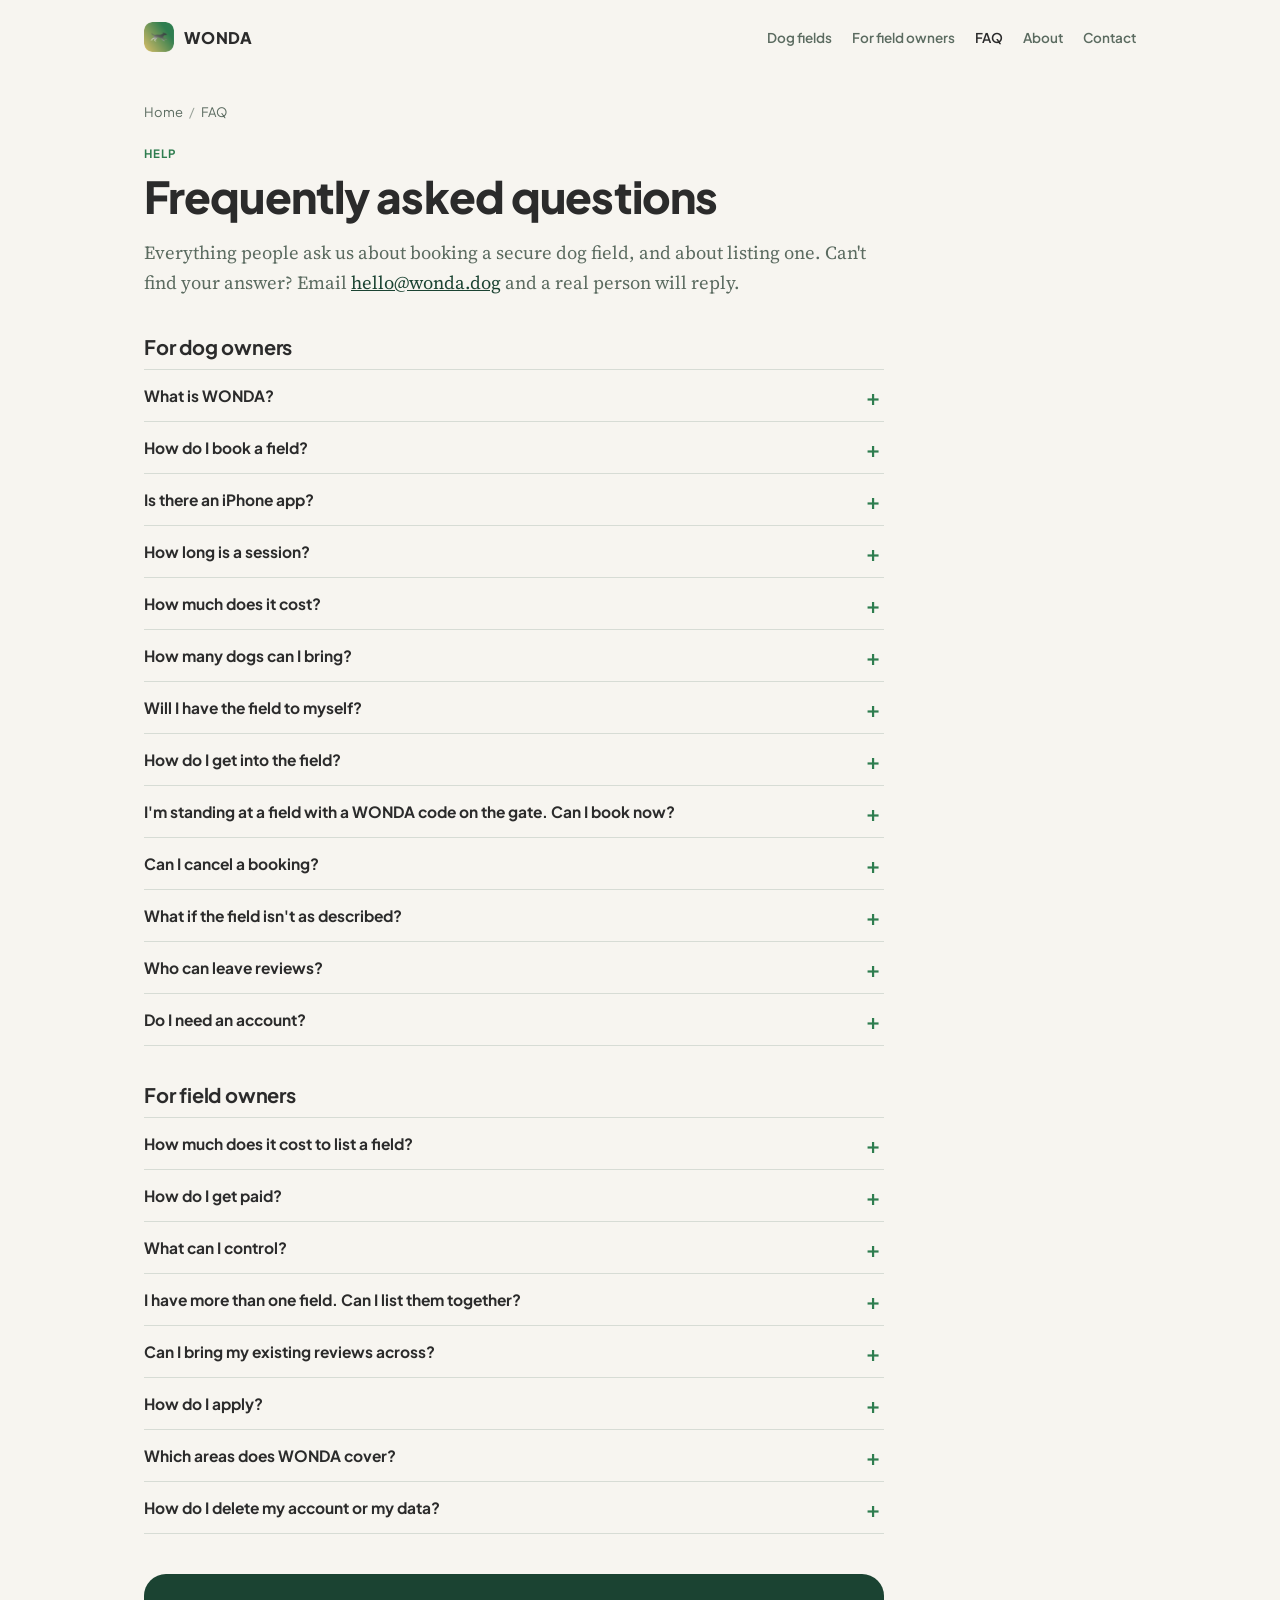
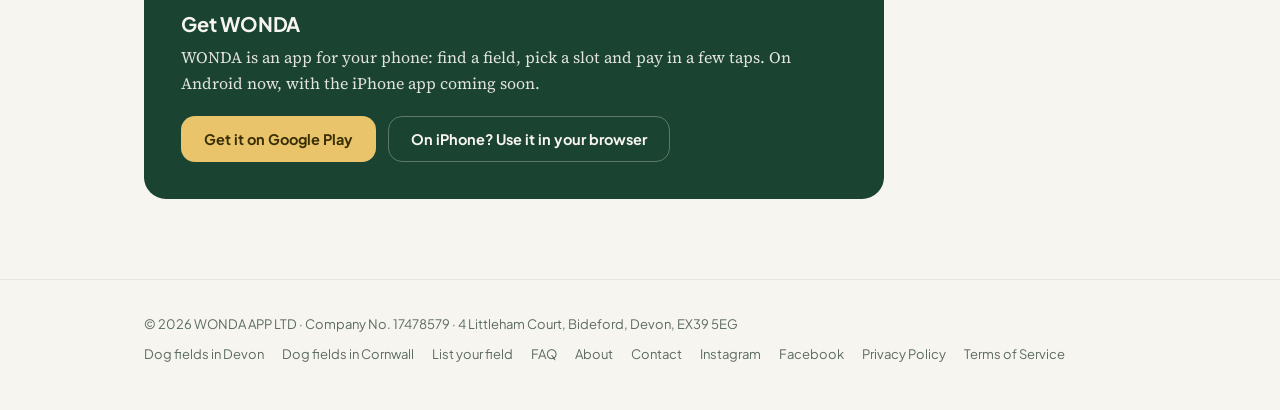
<file: faq/index.html>
<!doctype html>
<html lang="en-GB">
<head>
<meta charset="utf-8">
<title>WONDA FAQ: Booking Dog Fields, Prices, Cancellations and Listing</title>
<link rel="canonical" href="https://wonda.dog/faq/">
<meta name="viewport" content="width=device-width, initial-scale=1">
<meta name="description" content="Answers to common questions about WONDA: how to book a secure dog field, prices and fees, how many dogs you can bring, cancellations and refunds, and listing your own field.">
<meta name="theme-color" content="#1B4332">
<meta property="og:type" content="website">
<meta property="og:site_name" content="WONDA">
<meta property="og:locale" content="en_GB">
<meta property="og:title" content="WONDA FAQ: Booking Dog Fields, Prices, Cancellations and Listing">
<meta property="og:description" content="Answers to common questions about WONDA: how to book a secure dog field, prices and fees, how many dogs you can bring, cancellations and refunds, and listing your own field.">
<meta property="og:url" content="https://wonda.dog/faq/">
<meta property="og:image" content="https://wonda.dog/assets/og-image.jpg">
<meta property="og:image:width" content="1200">
<meta property="og:image:height" content="630">
<meta property="og:image:alt" content="WONDA: book secure dog fields by the hour">
<meta name="twitter:card" content="summary_large_image">
<link rel="icon" href="/assets/favicon.png">
<link rel="apple-touch-icon" href="/assets/apple-touch-icon.png">
<link rel="preconnect" href="https://fonts.googleapis.com">
<link rel="preconnect" href="https://fonts.gstatic.com" crossorigin>
<link href="https://fonts.googleapis.com/css2?family=Plus+Jakarta+Sans:wght@500;600;700;800&family=Source+Serif+4:opsz,wght@8..60,400;8..60,500;8..60,600&display=swap" rel="stylesheet">
<link rel="stylesheet" href="/assets/page.css">
<script type="application/ld+json">{"@context": "https://schema.org", "@type": "WebPage", "@id": "https://wonda.dog/faq/", "url": "https://wonda.dog/faq/", "name": "WONDA FAQ: Booking Dog Fields, Prices, Cancellations and Listing", "description": "Answers to common questions about WONDA: how to book a secure dog field, prices and fees, how many dogs you can bring, cancellations and refunds, and listing your own field.", "inLanguage": "en-GB", "isPartOf": {"@id": "https://wonda.dog/#website"}, "publisher": {"@id": "https://wonda.dog/#organization"}}</script>
<script type="application/ld+json">{"@context": "https://schema.org", "@type": "BreadcrumbList", "itemListElement": [{"@type": "ListItem", "position": 1, "name": "Home", "item": "https://wonda.dog/"}, {"@type": "ListItem", "position": 2, "name": "FAQ", "item": "https://wonda.dog/faq/"}]}</script>
<script type="application/ld+json">{"@context": "https://schema.org", "@type": "FAQPage", "mainEntity": [{"@type": "Question", "name": "What is WONDA?", "acceptedAnswer": {"@type": "Answer", "text": "WONDA is a dedicated mobile app for finding and booking private, securely fenced dog fields by the hour. Dog owners book a slot and pay in the app, and field owners run their field from the same app."}}, {"@type": "Question", "name": "How do I book a field?", "acceptedAnswer": {"@type": "Answer", "text": "Download the WONDA app from Google Play. On an iPhone, until the App Store version is out, you can use WONDA in your browser. Find a field, choose a date, start time and how long you want, then pay by card. Your booking is confirmed as soon as payment goes through."}}, {"@type": "Question", "name": "Is there an iPhone app?", "acceptedAnswer": {"@type": "Answer", "text": "It's on its way to the App Store. Until then, iPhone users can use WONDA in their browser, and you can leave your email on our homepage to hear the moment it's out."}}, {"@type": "Question", "name": "How long is a session?", "acceptedAnswer": {"@type": "Answer", "text": "Each field sets its own session lengths, for example 25 or 55 minutes, and every session starts on the hour or half hour."}}, {"@type": "Question", "name": "How much does it cost?", "acceptedAnswer": {"@type": "Answer", "text": "Each field owner sets a price for each session length they offer. WONDA adds a 50p booking fee, and you see the full total before you pay. Some fields charge a little extra for each additional dog, and that's shown too."}}, {"@type": "Question", "name": "How many dogs can I bring?", "acceptedAnswer": {"@type": "Answer", "text": "Each field sets its own limits, both for a single booking and for the field as a whole. The listing shows them, and the app won't let you book more dogs than a slot has room for."}}, {"@type": "Question", "name": "Will I have the field to myself?", "acceptedAnswer": {"@type": "Answer", "text": "That depends on the field. Some owners take one booking per slot, so you have exclusive use. Others allow a small, fixed number of dogs or bookings together. The listing tells you which before you book."}}, {"@type": "Question", "name": "How do I get into the field?", "acceptedAnswer": {"@type": "Answer", "text": "If the field uses a gate code, we email it to you about 3 hours before your session, so you always get the code that's current on the day. Your booking confirmation tells you it's on its way. Otherwise the listing explains how to get in."}}, {"@type": "Question", "name": "I'm standing at a field with a WONDA code on the gate. Can I book now?", "acceptedAnswer": {"@type": "Answer", "text": "Yes. Open the app, enter the code, and you'll go straight to that field to book the next free slot."}}, {"@type": "Question", "name": "Can I cancel a booking?", "acceptedAnswer": {"@type": "Answer", "text": "Yes, from the Bookings tab, up to 15 minutes before your slot starts. The refund goes back to your card automatically and usually appears within 5 to 10 business days, depending on your bank."}}, {"@type": "Question", "name": "What if the field isn't as described?", "acceptedAnswer": {"@type": "Answer", "text": "Email hello@wonda.dog. If a field is materially different from its listing, for example unsafe fencing that wasn't disclosed, we'll look into it and refund you where that's warranted."}}, {"@type": "Question", "name": "Who can leave reviews?", "acceptedAnswer": {"@type": "Answer", "text": "Only people who booked the field through WONDA and visited it. There are no anonymous ratings. Some fields also show reviews they earned on Google, Facebook or their previous booking system before joining WONDA. These are clearly labelled with where they came from and don't count towards the field's WONDA star rating."}}, {"@type": "Question", "name": "Do I need an account?", "acceptedAnswer": {"@type": "Answer", "text": "Yes. You need to be 18 or over, and your email is used for confirmations, receipts and refunds."}}, {"@type": "Question", "name": "How much does it cost to list a field?", "acceptedAnswer": {"@type": "Answer", "text": "Nothing. Founding Partners pay 5% commission on each booking, with no end date, so they keep 95% of their price. The dog owner pays the 50p booking fee on top, and WONDA covers card processing fees for Founding Partners. Fields that join once the Founding Partner places are taken pay 5% plus card processing fees."}}, {"@type": "Question", "name": "How do I get paid?", "acceptedAnswer": {"@type": "Answer", "text": "Through Stripe. You connect your bank account once, and your share of every booking is paid out automatically."}}, {"@type": "Question", "name": "What can I control?", "acceptedAnswer": {"@type": "Answer", "text": "Your session lengths and prices, your opening hours, how many dogs or bookings the field takes at once, how many dogs each booking can bring, any charge for extra dogs, and your gate code. All of it can be changed later from your owner dashboard, and you can block out times when you need the field yourself. Change your gate code whenever you like: every reminder sent from then on carries the new one."}}, {"@type": "Question", "name": "I have more than one field. Can I list them together?", "acceptedAnswer": {"@type": "Answer", "text": "Yes. When you apply, add each field with its own session lengths, prices and capacity. Dog owners see one profile for your site and choose which field to book, and your dashboard switches between them."}}, {"@type": "Question", "name": "Can I bring my existing reviews across?", "acceptedAnswer": {"@type": "Answer", "text": "Yes. From your owner dashboard, go to Reviews and add the reviews your field already has on Google, Facebook or your old booking system. They appear on your listing labelled with where they came from and their original date, and do not count towards your WONDA star rating."}}, {"@type": "Question", "name": "How do I apply?", "acceptedAnswer": {"@type": "Answer", "text": "Apply at wonda.expo.app/host/apply. A real person reviews every application before a field goes live. Read more about listing."}}, {"@type": "Question", "name": "Which areas does WONDA cover?", "acceptedAnswer": {"@type": "Answer", "text": "We're starting with Devon and Cornwall. Applications are open across the UK, and we'll be in touch as we expand."}}, {"@type": "Question", "name": "How do I delete my account or my data?", "acceptedAnswer": {"@type": "Answer", "text": "Delete your account any time from Account in the app. To access or correct your data, email hello@wonda.dog. Our Privacy Policy has the detail."}}]}</script>
</head>
<body>
<div class="wrap">
  <nav class="top" aria-label="Main">
    <a class="brand" href="/"><img src="/assets/logo-64.png" width="30" height="30" alt=""> WONDA</a>
    <div class="navlinks">
      <a class="navlink" href="/secure-dog-fields/">Dog fields</a>
      <a class="navlink" href="/list-your-field/">For field owners</a>
      <a class="navlink" href="/faq/" aria-current="page">FAQ</a>
      <a class="navlink" href="/about.html">About</a>
      <a class="navlink" href="/contact.html">Contact</a>
    </div>
  </nav>
</div>

<main>
  <div class="wrap">
    <article class="page wide">
      <ol class="crumbs" aria-label="Breadcrumb"><li><a href="/">Home</a></li><li aria-current="page">FAQ</li></ol>
      <span class="eyebrow">Help</span>
      <h1>Frequently asked questions</h1>
      <p class="lede">
        Everything people ask us about booking a secure dog field, and about listing one. Can't find your
        answer? Email <a class="text" href="mailto:hello@wonda.dog">hello@wonda.dog</a> and a real person will reply.
      </p>

      <h2 id="dog-owners">For dog owners</h2>
      <div class="faq">
<details><summary>What is WONDA?</summary><div class="answer"><p>WONDA is a dedicated mobile app for finding and booking private, securely fenced dog fields by the hour. Dog owners book a slot and pay in the app, and field owners run their field from the same app.</p></div></details>
<details><summary>How do I book a field?</summary><div class="answer"><p>Download the WONDA app from <a class="text" href="https://play.google.com/store/apps/details?id=dog.wonda.app">Google Play</a>. On an iPhone, until the App Store version is out, you can <a class="text" href="https://wonda.expo.app">use WONDA in your browser</a>. Find a field, choose a date, start time and how long you want, then pay by card. Your booking is confirmed as soon as payment goes through.</p></div></details>
<details><summary>Is there an iPhone app?</summary><div class="answer"><p>It's on its way to the App Store. Until then, iPhone users can <a class="text" href="https://wonda.expo.app">use WONDA in their browser</a>, and you can <a class="text" href="/">leave your email on our homepage</a> to hear the moment it's out.</p></div></details>
<details><summary>How long is a session?</summary><div class="answer"><p>Each field sets its own session lengths, for example 25 or 55 minutes, and every session starts on the hour or half hour.</p></div></details>
<details><summary>How much does it cost?</summary><div class="answer"><p>Each field owner sets a price for each session length they offer. WONDA adds a 50p booking fee, and you see the full total before you pay. Some fields charge a little extra for each additional dog, and that's shown too.</p></div></details>
<details><summary>How many dogs can I bring?</summary><div class="answer"><p>Each field sets its own limits, both for a single booking and for the field as a whole. The listing shows them, and the app won't let you book more dogs than a slot has room for.</p></div></details>
<details><summary>Will I have the field to myself?</summary><div class="answer"><p>That depends on the field. Some owners take one booking per slot, so you have exclusive use. Others allow a small, fixed number of dogs or bookings together. The listing tells you which before you book.</p></div></details>
<details><summary>How do I get into the field?</summary><div class="answer"><p>If the field uses a gate code, we email it to you about 3 hours before your session, so you always get the code that's current on the day (some fields change theirs every week). Your booking confirmation tells you it's on its way. Otherwise the listing explains how to get in.</p></div></details>
<details><summary>I&#x27;m standing at a field with a WONDA code on the gate. Can I book now?</summary><div class="answer"><p>Yes. Open the app, enter the code, and you'll go straight to that field to book the next free slot.</p></div></details>
<details><summary>Can I cancel a booking?</summary><div class="answer"><p>Yes, from the Bookings tab, up to 15 minutes before your slot starts. The refund goes back to your card automatically and usually appears within 5 to 10 business days, depending on your bank.</p></div></details>
<details><summary>What if the field isn&#x27;t as described?</summary><div class="answer"><p>Email <a class="text" href="mailto:hello@wonda.dog">hello@wonda.dog</a>. If a field is materially different from its listing, for example unsafe fencing that wasn't disclosed, we'll look into it and refund you where that's warranted.</p></div></details>
<details><summary>Who can leave reviews?</summary><div class="answer"><p>Only people who booked the field through WONDA and visited it. There are no anonymous ratings. Some fields also show reviews they earned on Google, Facebook or their previous booking system before joining WONDA. These are clearly labelled with where they came from and don't count towards the field's WONDA star rating.</p></div></details>
<details><summary>Do I need an account?</summary><div class="answer"><p>Yes. You need to be 18 or over, and your email is used for confirmations, receipts and refunds.</p></div></details>
</div>

      <h2 id="field-owners">For field owners</h2>
      <div class="faq">
<details><summary>How much does it cost to list a field?</summary><div class="answer"><p>Nothing. Founding Partners pay 5% commission on each booking, with no end date, so they keep 95% of their price. The dog owner pays the 50p booking fee on top, and WONDA covers card processing fees for Founding Partners. Fields that join once the Founding Partner places are taken pay 5% plus card processing fees.</p></div></details>
<details><summary>How do I get paid?</summary><div class="answer"><p>Through Stripe. You connect your bank account once, and your share of every booking is paid out automatically.</p></div></details>
<details><summary>What can I control?</summary><div class="answer"><p>Your session lengths and prices, your opening hours, how many dogs or bookings the field takes at once, how many dogs each booking can bring, any charge for extra dogs, and your gate code. All of it can be changed later from your owner dashboard, and you can block out times when you need the field yourself. Change your gate code whenever you like: every reminder sent from then on carries the new one.</p></div></details>
<details><summary>I have more than one field. Can I list them together?</summary><div class="answer"><p>Yes. When you apply, add each field (an indoor and an outdoor one, say) with its own session lengths, prices and capacity. Dog owners see one profile for your site and choose which field to book, and your dashboard switches between them. You get an email the moment anyone books, and another if they cancel.</p></div></details>
<details><summary>Can I bring my existing reviews across?</summary><div class="answer"><p>Yes. From your owner dashboard, go to Reviews and add the reviews your field already has on Google, Facebook or your old booking system, one at a time or pasted in bulk. They appear on your listing labelled with where they came from and their original date. They don't count towards your WONDA star rating, which only ever comes from people who booked through WONDA, but they show new customers your track record from day one.</p></div></details>
<details><summary>How do I apply?</summary><div class="answer"><p>Apply at <a class="text" href="https://wonda.expo.app/host/apply">wonda.expo.app/host/apply</a>. A real person reviews every application before a field goes live. <a class="text" href="/list-your-field/">Read more about listing</a>.</p></div></details>
<details><summary>Which areas does WONDA cover?</summary><div class="answer"><p>We're starting with Devon and Cornwall. Applications are open across the UK, and we'll be in touch as we expand.</p></div></details>
<details><summary>How do I delete my account or my data?</summary><div class="answer"><p>Delete your account any time from Account in the app. To access or correct your data, email <a class="text" href="mailto:hello@wonda.dog">hello@wonda.dog</a>. Our <a class="text" href="/privacy.html">Privacy Policy</a> has the detail.</p></div></details>
</div>

      <div class="cta-band">
        <h2>Get WONDA</h2>
        <p>WONDA is an app for your phone: find a field, pick a slot and pay in a few taps. On Android now, with the iPhone app coming soon.</p>
        <div class="cta-row">
          <a class="btn btn-primary" href="https://play.google.com/store/apps/details?id=dog.wonda.app">Get it on Google Play</a>
          <a class="btn btn-ghost" href="https://wonda.expo.app">On iPhone? Use it in your browser</a>
        </div>
      </div>

    </article>
  </div>
</main>

<footer>
  <div class="wrap">
    <div class="foot-row">
      <span>&copy; 2026 WONDA APP LTD · Company No. 17478579 · 4 Littleham Court, Bideford, Devon, EX39 5EG</span>
      <div class="foot-links">
        <a href="/secure-dog-fields/devon/">Dog fields in Devon</a>
        <a href="/secure-dog-fields/cornwall/">Dog fields in Cornwall</a>
        <a href="/list-your-field/">List your field</a>
        <a href="/faq/">FAQ</a>
        <a href="/about.html">About</a>
        <a href="/contact.html">Contact</a>
        <a href="https://www.instagram.com/wonda.app/" target="_blank" rel="me noopener">Instagram</a>
        <a href="https://www.facebook.com/p/WONDA-Dog-Field-Booking-61595348762014/" target="_blank" rel="me noopener">Facebook</a>
        <a href="/privacy.html">Privacy Policy</a>
        <a href="/terms.html">Terms of Service</a>
      </div>
    </div>
  </div>
</footer>

</body>
</html>
</file>
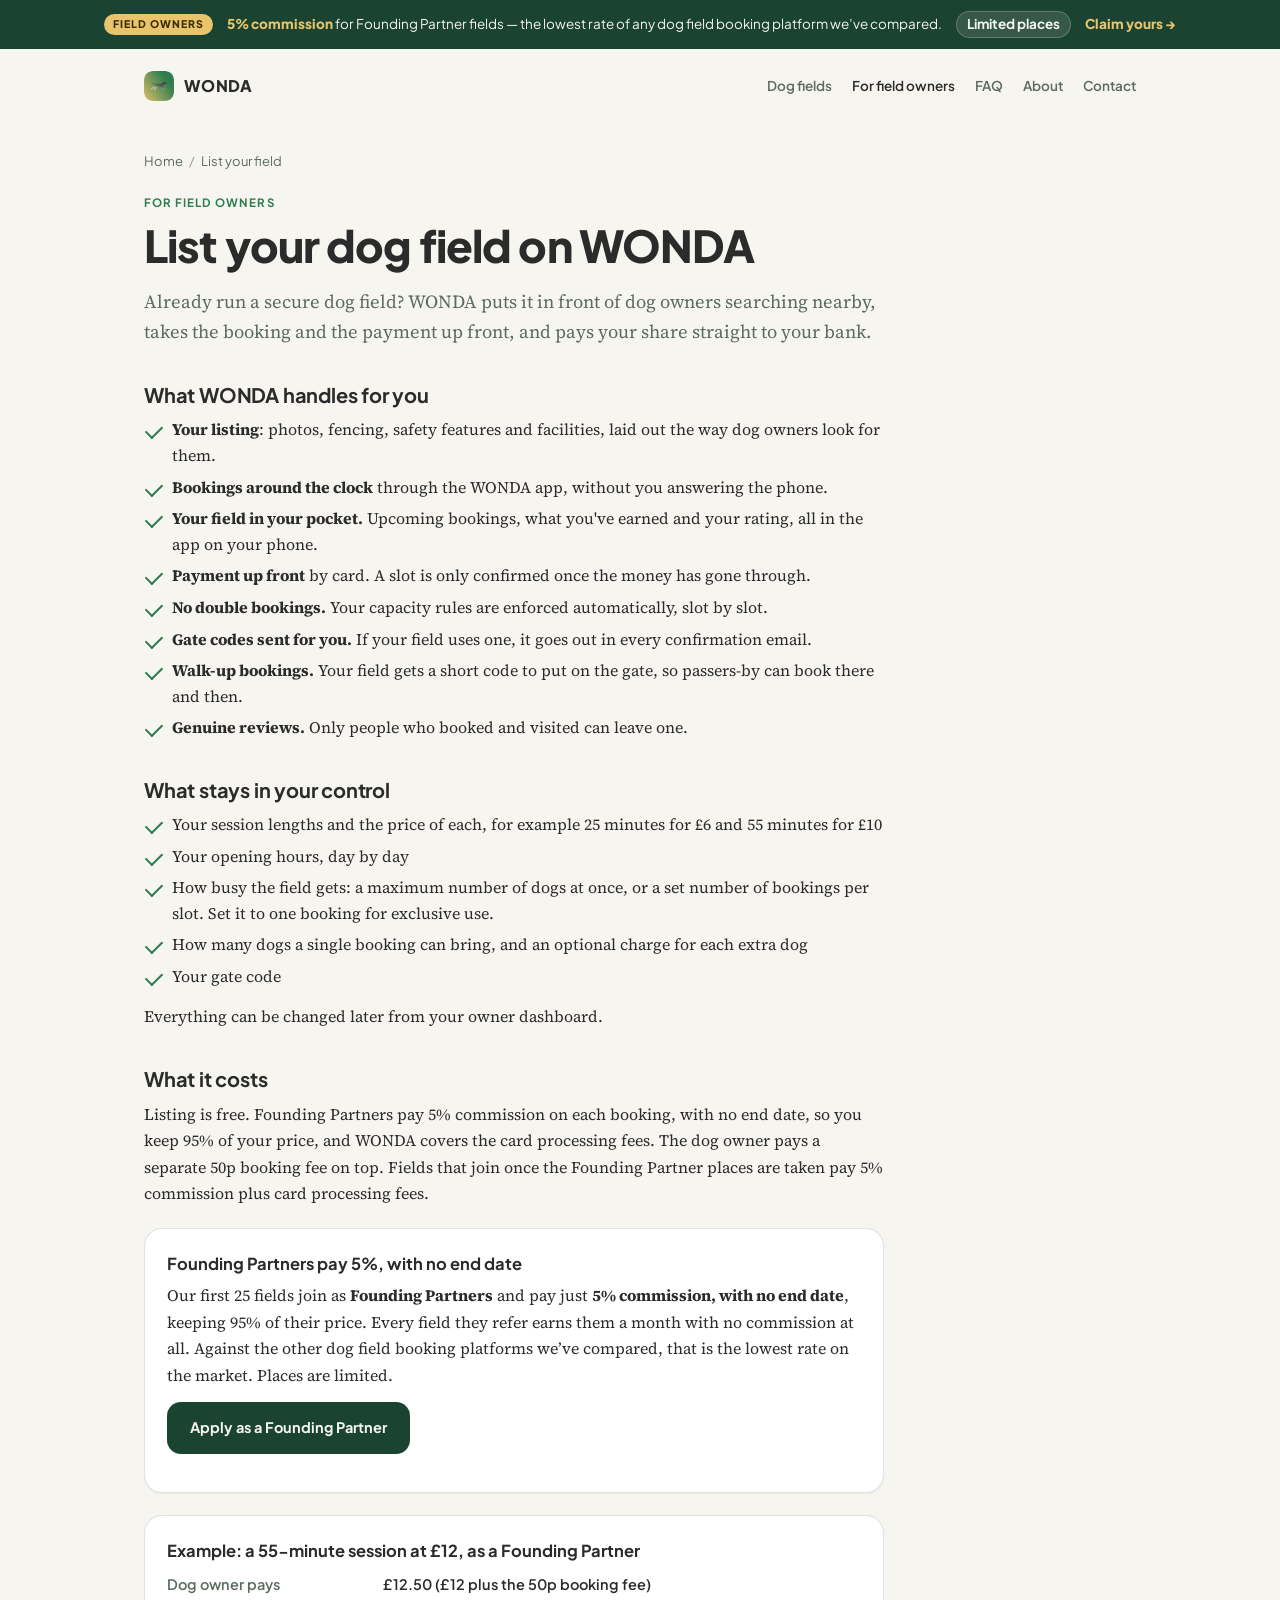
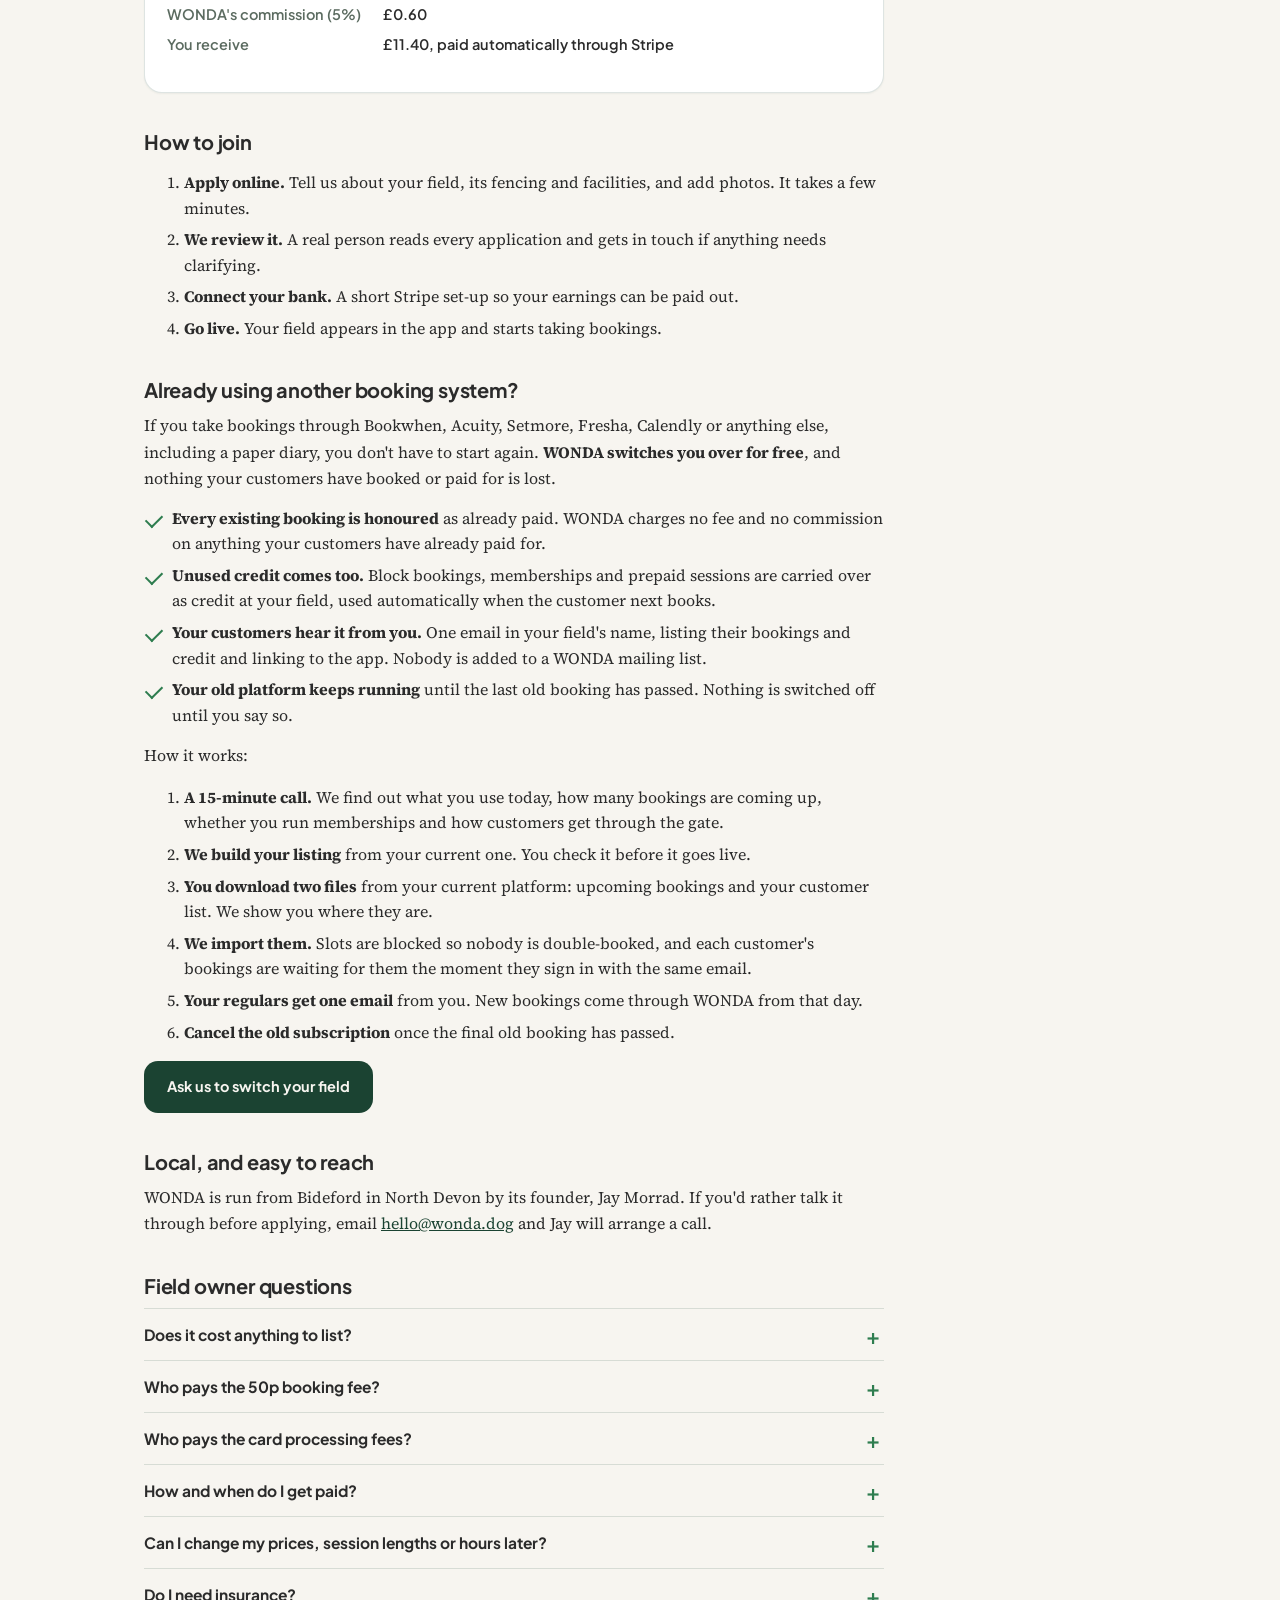
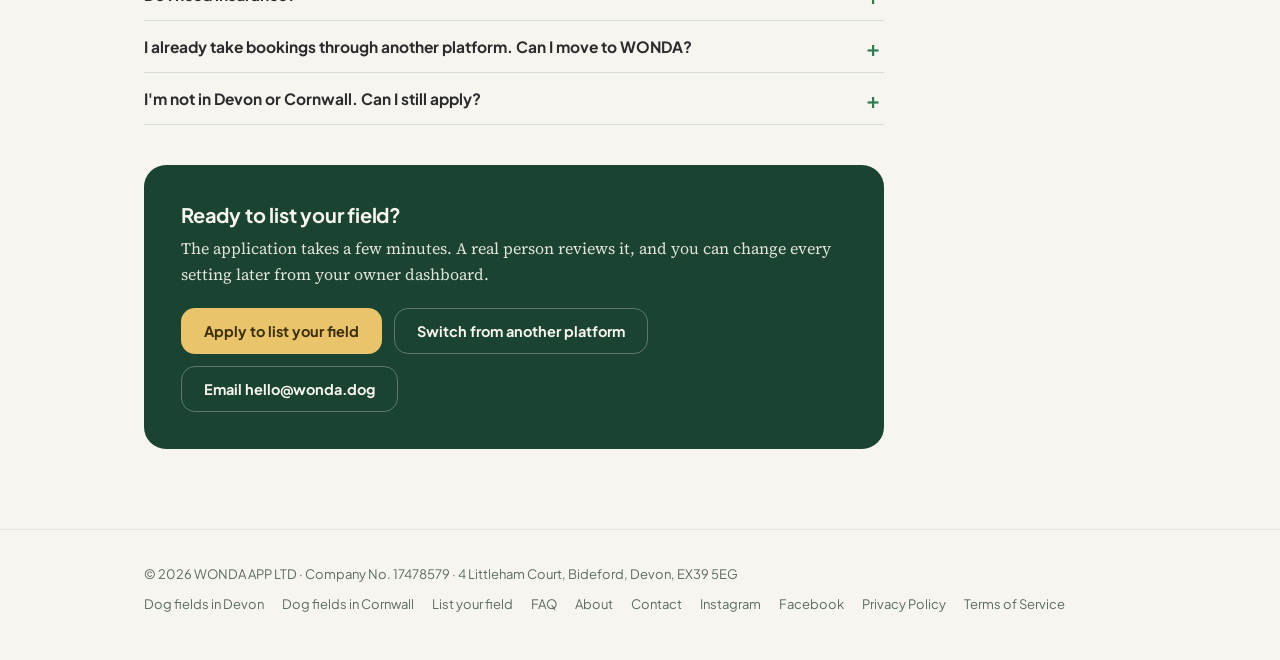
<file: list-your-field/index.html>
<!doctype html>
<html lang="en-GB">
<head>
<meta charset="utf-8">
<title>List Your Dog Field on WONDA | Free to List, Paid Automatically</title>
<link rel="canonical" href="https://wonda.dog/list-your-field/">
<meta name="viewport" content="width=device-width, initial-scale=1">
<meta name="description" content="Run a secure dog field in Devon or Cornwall? List it on WONDA for free. You set the price and hours; we handle bookings and card payments, and Founding Partners keep 95% of every booking, with no end date.">
<meta name="theme-color" content="#1B4332">
<meta property="og:type" content="website">
<meta property="og:site_name" content="WONDA">
<meta property="og:locale" content="en_GB">
<meta property="og:title" content="List Your Dog Field on WONDA | Free to List, Paid Automatically">
<meta property="og:description" content="Run a secure dog field in Devon or Cornwall? List it on WONDA for free. You set the price and hours; we handle bookings and card payments, and Founding Partners keep 95% of every booking, with no end date.">
<meta property="og:url" content="https://wonda.dog/list-your-field/">
<meta property="og:image" content="https://wonda.dog/assets/og-image.jpg">
<meta property="og:image:width" content="1200">
<meta property="og:image:height" content="630">
<meta property="og:image:alt" content="WONDA: book secure dog fields by the hour">
<meta name="twitter:card" content="summary_large_image">
<link rel="icon" href="/assets/favicon.png">
<link rel="apple-touch-icon" href="/assets/apple-touch-icon.png">
<link rel="preconnect" href="https://fonts.googleapis.com">
<link rel="preconnect" href="https://fonts.gstatic.com" crossorigin>
<link href="https://fonts.googleapis.com/css2?family=Plus+Jakarta+Sans:wght@500;600;700;800&family=Source+Serif+4:opsz,wght@8..60,400;8..60,500;8..60,600&display=swap" rel="stylesheet">
<link rel="stylesheet" href="/assets/page.css">
<script type="application/ld+json">{"@context": "https://schema.org", "@type": "WebPage", "@id": "https://wonda.dog/list-your-field/", "url": "https://wonda.dog/list-your-field/", "name": "List Your Dog Field on WONDA | Free to List, Paid Automatically", "description": "Run a secure dog field in Devon or Cornwall? List it on WONDA for free. You set the price and hours; we handle bookings and card payments, and Founding Partners keep 95% of every booking, with no end date.", "inLanguage": "en-GB", "isPartOf": {"@id": "https://wonda.dog/#website"}, "publisher": {"@id": "https://wonda.dog/#organization"}}</script>
<script type="application/ld+json">{"@context": "https://schema.org", "@type": "BreadcrumbList", "itemListElement": [{"@type": "ListItem", "position": 1, "name": "Home", "item": "https://wonda.dog/"}, {"@type": "ListItem", "position": 2, "name": "List your field", "item": "https://wonda.dog/list-your-field/"}]}</script>
<script type="application/ld+json">{"@context": "https://schema.org", "@type": "FAQPage", "mainEntity": [{"@type": "Question", "name": "Does it cost anything to list?", "acceptedAnswer": {"@type": "Answer", "text": "No. There's no sign-up fee and no monthly fee. WONDA only earns when you do: Founding Partners pay 5% commission on each booking, with no end date."}}, {"@type": "Question", "name": "Who pays the 50p booking fee?", "acceptedAnswer": {"@type": "Answer", "text": "The dog owner, on top of your price. It never comes out of your share."}}, {"@type": "Question", "name": "Who pays the card processing fees?", "acceptedAnswer": {"@type": "Answer", "text": "For Founding Partners, WONDA does: your 95% is calculated on your full price, before any card fees. Fields that join once the Founding Partner places are taken pay a standard card processing fee of 1.5% + 20p per booking."}}, {"@type": "Question", "name": "How and when do I get paid?", "acceptedAnswer": {"@type": "Answer", "text": "Payouts run through Stripe, which also powers payments for many of the UK's biggest online businesses. You connect your bank account once, and Stripe sends your share automatically. There's no invoicing and nothing to chase."}}, {"@type": "Question", "name": "Can I change my prices, session lengths or hours later?", "acceptedAnswer": {"@type": "Answer", "text": "Yes, any time, from your owner dashboard in the app. Changes apply to new bookings straight away."}}, {"@type": "Question", "name": "Do I need insurance?", "acceptedAnswer": {"@type": "Answer", "text": "WONDA doesn't provide insurance cover for fields. Most dog field owners hold public liability insurance, and we'd recommend talking to your insurer about hiring your field to the public if you haven't already."}}, {"@type": "Question", "name": "I already take bookings through another platform. Can I move to WONDA?", "acceptedAnswer": {"@type": "Answer", "text": "Yes, and we do the moving for you, free. Your listing, upcoming bookings, regular customers and any unused credit are all carried over. Existing bookings are honoured as already paid with no WONDA fee, your customers get one email from your field explaining the change, and your old platform keeps running until the handover is complete."}}, {"@type": "Question", "name": "I'm not in Devon or Cornwall. Can I still apply?", "acceptedAnswer": {"@type": "Answer", "text": "Yes. We're focusing on Devon and Cornwall first, but applications are open across the UK and we'll be in touch as we expand."}}]}</script>
</head>
<body>
<a class="rate-banner" href="/list-your-field/#costs" aria-label="Founding Partner fields pay just 5% commission">
  <span class="rate-banner-badge">Field owners</span>
  <span class="rate-banner-text"><b>5% commission</b> for Founding Partner fields &mdash; the lowest rate of any dog field booking platform we&rsquo;ve compared.</span>
  <span class="rate-banner-spots" data-founding-spots>Limited places</span>
  <span class="rate-banner-cta">Claim yours &rarr;</span>
</a>
<div class="wrap">
  <nav class="top" aria-label="Main">
    <a class="brand" href="/"><img src="/assets/logo-64.png" width="30" height="30" alt=""> WONDA</a>
    <div class="navlinks">
      <a class="navlink" href="/secure-dog-fields/">Dog fields</a>
      <a class="navlink" href="/list-your-field/" aria-current="page">For field owners</a>
      <a class="navlink" href="/faq/">FAQ</a>
      <a class="navlink" href="/about.html">About</a>
      <a class="navlink" href="/contact.html">Contact</a>
    </div>
  </nav>
</div>

<main>
  <div class="wrap">
    <article class="page wide">
      <ol class="crumbs" aria-label="Breadcrumb"><li><a href="/">Home</a></li><li aria-current="page">List your field</li></ol>
      <span class="eyebrow">For field owners</span>
      <h1>List your dog field on WONDA</h1>
      <p class="lede">
        Already run a secure dog field? WONDA puts it in front of dog owners searching nearby, takes the
        booking and the payment up front, and pays your share straight to your bank.
      </p>

      <h2>What WONDA handles for you</h2>
      <ul class="checklist">
        <li><strong>Your listing</strong>: photos, fencing, safety features and facilities, laid out the way dog owners look for them.</li>
        <li><strong>Bookings around the clock</strong> through the WONDA app, without you answering the phone.</li>
        <li><strong>Your field in your pocket.</strong> Upcoming bookings, what you've earned and your rating, all in the app on your phone.</li>
        <li><strong>Payment up front</strong> by card. A slot is only confirmed once the money has gone through.</li>
        <li><strong>No double bookings.</strong> Your capacity rules are enforced automatically, slot by slot.</li>
        <li><strong>Gate codes sent for you.</strong> If your field uses one, it goes out in every confirmation email.</li>
        <li><strong>Walk-up bookings.</strong> Your field gets a short code to put on the gate, so passers-by can book there and then.</li>
        <li><strong>Genuine reviews.</strong> Only people who booked and visited can leave one.</li>
      </ul>

      <h2>What stays in your control</h2>
      <ul class="checklist">
        <li>Your session lengths and the price of each, for example 25 minutes for £6 and 55 minutes for £10</li>
        <li>Your opening hours, day by day</li>
        <li>How busy the field gets: a maximum number of dogs at once, or a set number of bookings per slot. Set it to one booking for exclusive use.</li>
        <li>How many dogs a single booking can bring, and an optional charge for each extra dog</li>
        <li>Your gate code</li>
      </ul>
      <p>Everything can be changed later from your owner dashboard.</p>

      <h2 id="costs">What it costs</h2>
      <p>
        Listing is free. Founding Partners pay 5% commission on each booking, with no end date, so you keep 95% of
        your price, and WONDA covers the card processing fees. The dog owner pays a separate 50p booking fee on top.
        Fields that join once the Founding Partner places are taken pay 5% commission plus card processing fees.
      </p>
      <div class="card">
        <h3>Founding Partners pay 5%, with no end date</h3>
        <p>
          Our first 25 fields join as <strong>Founding Partners</strong> and pay just <strong>5% commission, with no end date</strong>,
          keeping 95% of their price. Every field they refer earns them a month with no commission at all. Against the other dog field booking platforms
          we&rsquo;ve compared, that is the lowest rate on the market. <span data-founding-spots>Places are limited</span>.
        </p>
        <p>
          <a class="btn btn-primary" href="https://wonda.expo.app/host/apply">Apply as a Founding Partner</a>
        </p>
      </div>
      <div class="card">
        <h3>Example: a 55-minute session at £12, as a Founding Partner</h3>
        <dl class="meta">
          <dt>Dog owner pays</dt><dd>£12.50 (£12 plus the 50p booking fee)</dd>
          <dt>WONDA's commission (5%)</dt><dd>£0.60</dd>
          <dt>You receive</dt><dd>£11.40, paid automatically through Stripe</dd>
        </dl>
      </div>

      <h2>How to join</h2>
      <ol>
        <li><strong>Apply online.</strong> Tell us about your field, its fencing and facilities, and add photos. It takes a few minutes.</li>
        <li><strong>We review it.</strong> A real person reads every application and gets in touch if anything needs clarifying.</li>
        <li><strong>Connect your bank.</strong> A short Stripe set-up so your earnings can be paid out.</li>
        <li><strong>Go live.</strong> Your field appears in the app and starts taking bookings.</li>
      </ol>

      <h2 id="switching">Already using another booking system?</h2>
      <p>
        If you take bookings through Bookwhen, Acuity, Setmore, Fresha, Calendly or anything else, including a
        paper diary, you don't have to start again. <strong>WONDA switches you over for free</strong>, and nothing
        your customers have booked or paid for is lost.
      </p>
      <ul class="checklist">
        <li><strong>Every existing booking is honoured</strong> as already paid. WONDA charges no fee and no commission on anything your customers have already paid for.</li>
        <li><strong>Unused credit comes too.</strong> Block bookings, memberships and prepaid sessions are carried over as credit at your field, used automatically when the customer next books.</li>
        <li><strong>Your customers hear it from you.</strong> One email in your field's name, listing their bookings and credit and linking to the app. Nobody is added to a WONDA mailing list.</li>
        <li><strong>Your old platform keeps running</strong> until the last old booking has passed. Nothing is switched off until you say so.</li>
      </ul>
      <p>How it works:</p>
      <ol>
        <li><strong>A 15-minute call.</strong> We find out what you use today, how many bookings are coming up, whether you run memberships and how customers get through the gate.</li>
        <li><strong>We build your listing</strong> from your current one. You check it before it goes live.</li>
        <li><strong>You download two files</strong> from your current platform: upcoming bookings and your customer list. We show you where they are.</li>
        <li><strong>We import them.</strong> Slots are blocked so nobody is double-booked, and each customer's bookings are waiting for them the moment they sign in with the same email.</li>
        <li><strong>Your regulars get one email</strong> from you. New bookings come through WONDA from that day.</li>
        <li><strong>Cancel the old subscription</strong> once the final old booking has passed.</li>
      </ol>
      <p>
        <a class="btn btn-primary" href="https://wonda.expo.app/host/switch">Ask us to switch your field</a>
      </p>

      <h2>Local, and easy to reach</h2>
      <p>
        WONDA is run from Bideford in North Devon by its founder, Jay Morrad. If you'd rather talk it through
        before applying, email <a class="text" href="mailto:hello@wonda.dog">hello@wonda.dog</a> and Jay will
        arrange a call.
      </p>

      <h2>Field owner questions</h2>
      <div class="faq">
<details><summary>Does it cost anything to list?</summary><div class="answer"><p>No. There's no sign-up fee and no monthly fee. WONDA only earns when you do: Founding Partners pay 5% commission on each booking, with no end date.</p></div></details>
<details><summary>Who pays the 50p booking fee?</summary><div class="answer"><p>The dog owner, on top of your price. It never comes out of your share.</p></div></details>
<details><summary>Who pays the card processing fees?</summary><div class="answer"><p>For Founding Partners, WONDA does: your 95% is calculated on your full price, before any card fees. Fields that join once the Founding Partner places are taken pay a standard card processing fee of 1.5% + 20p per booking.</p></div></details>
<details><summary>How and when do I get paid?</summary><div class="answer"><p>Payouts run through Stripe, which also powers payments for many of the UK's biggest online businesses. You connect your bank account once, and Stripe sends your share automatically. There's no invoicing and nothing to chase.</p></div></details>
<details><summary>Can I change my prices, session lengths or hours later?</summary><div class="answer"><p>Yes, any time, from your owner dashboard in the app. Changes apply to new bookings straight away.</p></div></details>
<details><summary>Do I need insurance?</summary><div class="answer"><p>WONDA doesn't provide insurance cover for fields. Most dog field owners hold public liability insurance, and we'd recommend talking to your insurer about hiring your field to the public if you haven't already.</p></div></details>
<details><summary>I already take bookings through another platform. Can I move to WONDA?</summary><div class="answer"><p>Yes, and we do the moving for you, free. Your listing, upcoming bookings, regular customers and any unused credit are all carried over. Existing bookings are honoured as already paid with no WONDA fee, your customers get one email from your field explaining the change, and your old platform keeps running until the handover is complete. <a class="text" href="https://wonda.expo.app/host/switch">Ask us to switch you</a>.</p></div></details>
<details><summary>I&#x27;m not in Devon or Cornwall. Can I still apply?</summary><div class="answer"><p>Yes. We're focusing on Devon and Cornwall first, but applications are open across the UK and we'll be in touch as we expand.</p></div></details>
</div>

      <div class="cta-band">
        <h2>Ready to list your field?</h2>
        <p>The application takes a few minutes. A real person reviews it, and you can change every setting later from your owner dashboard.</p>
        <div class="cta-row">
          <a class="btn btn-primary" href="https://wonda.expo.app/host/apply">Apply to list your field</a>
          <a class="btn btn-ghost" href="https://wonda.expo.app/host/switch">Switch from another platform</a>
          <a class="btn btn-ghost" href="mailto:hello@wonda.dog">Email hello@wonda.dog</a>
        </div>
      </div>

    </article>
  </div>
</main>

<footer>
  <div class="wrap">
    <div class="foot-row">
      <span>&copy; 2026 WONDA APP LTD · Company No. 17478579 · 4 Littleham Court, Bideford, Devon, EX39 5EG</span>
      <div class="foot-links">
        <a href="/secure-dog-fields/devon/">Dog fields in Devon</a>
        <a href="/secure-dog-fields/cornwall/">Dog fields in Cornwall</a>
        <a href="/list-your-field/">List your field</a>
        <a href="/faq/">FAQ</a>
        <a href="/about.html">About</a>
        <a href="/contact.html">Contact</a>
        <a href="https://www.instagram.com/wonda.app/" target="_blank" rel="me noopener">Instagram</a>
        <a href="https://www.facebook.com/p/WONDA-Dog-Field-Booking-61595348762014/" target="_blank" rel="me noopener">Facebook</a>
        <a href="/privacy.html">Privacy Policy</a>
        <a href="/terms.html">Terms of Service</a>
      </div>
    </div>
  </div>
</footer>

<script>
(function(){
  // Live count of open Founding Partner places; the static text stays if
  // the request fails, so the banner never shows a wrong number.
  var els = document.querySelectorAll('[data-founding-spots]');
  if (!els.length) return;
  fetch('https://wonda.expo.app/api/founding-partners-remaining')
    .then(function(r){ return r.ok ? r.json() : null; })
    .then(function(j){
      if (!j || typeof j.remaining !== 'number') return;
      var text = j.remaining === 0
        ? 'All ' + j.total + ' places taken'
        : j.remaining + ' of ' + j.total + ' places left';
      els.forEach(function(el){ el.textContent = text; });
    })
    .catch(function(){});
})();
</script>
</body>
</html>
</file>
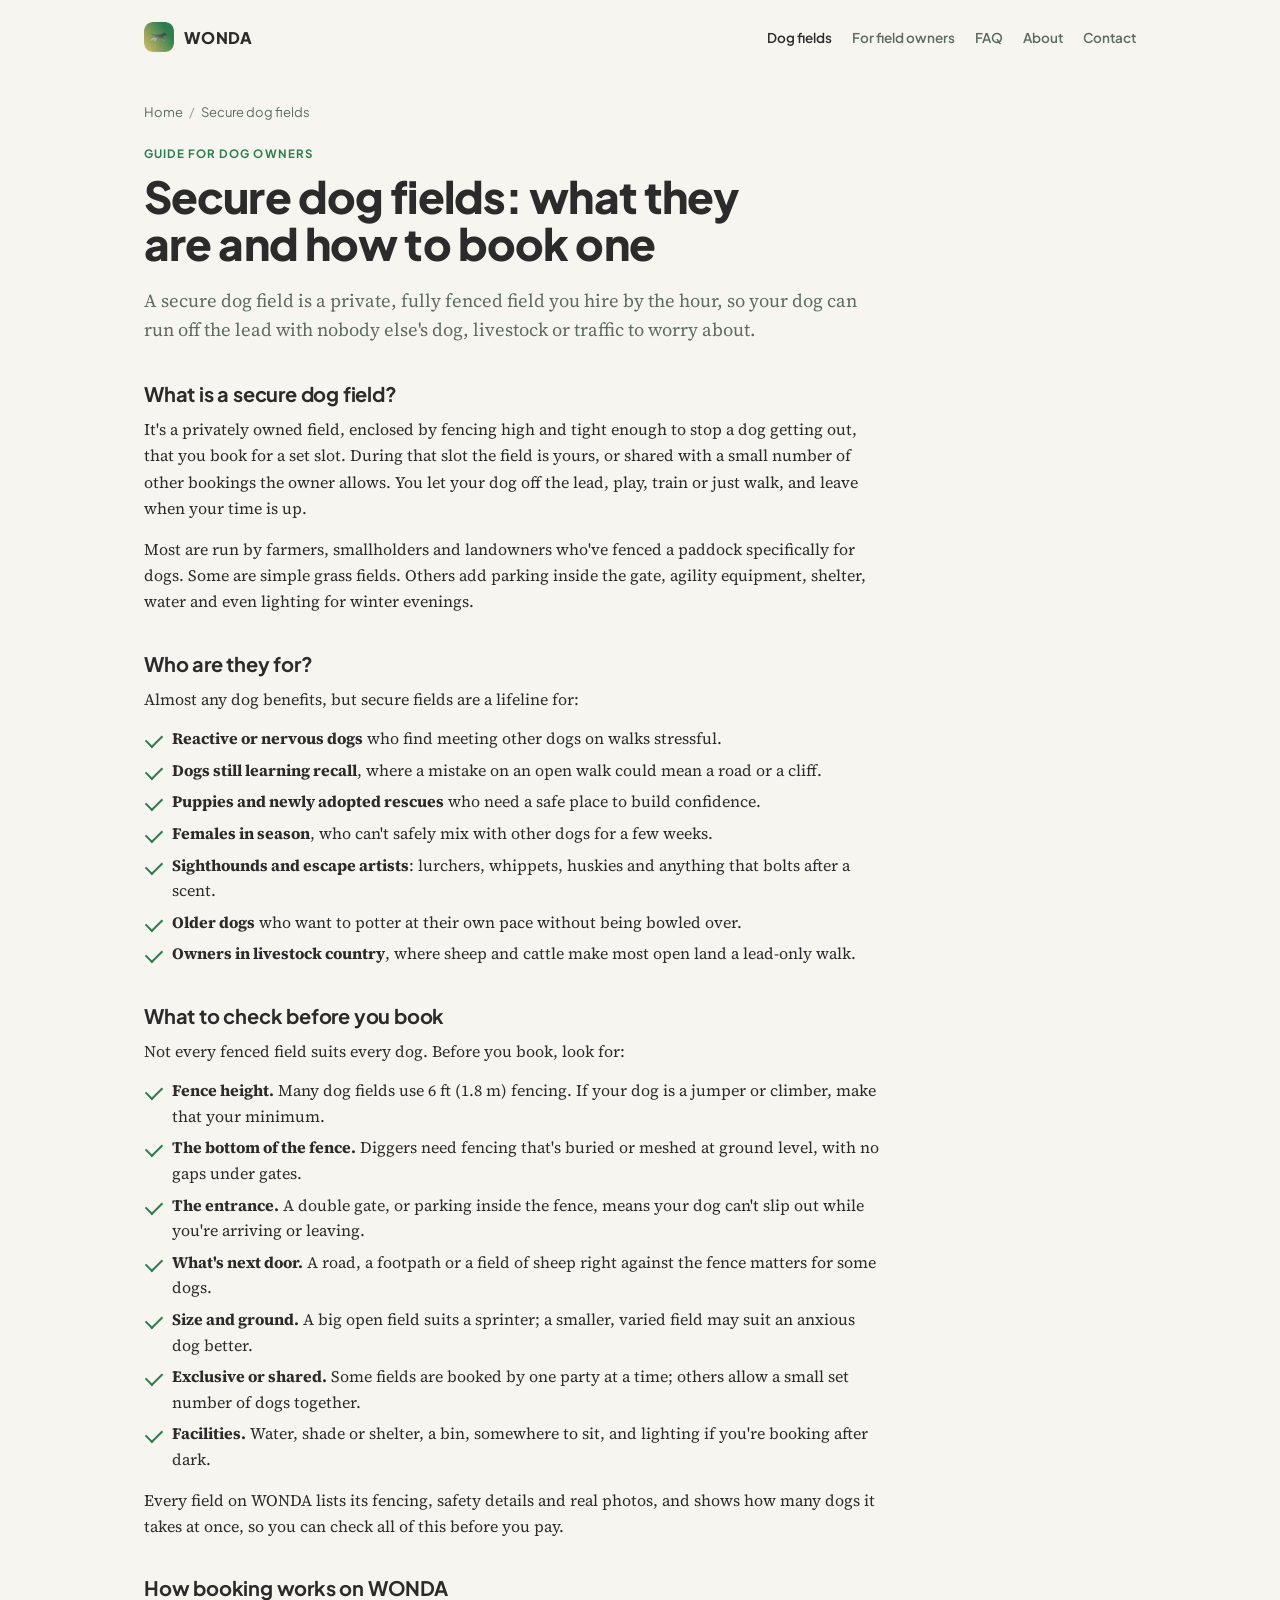
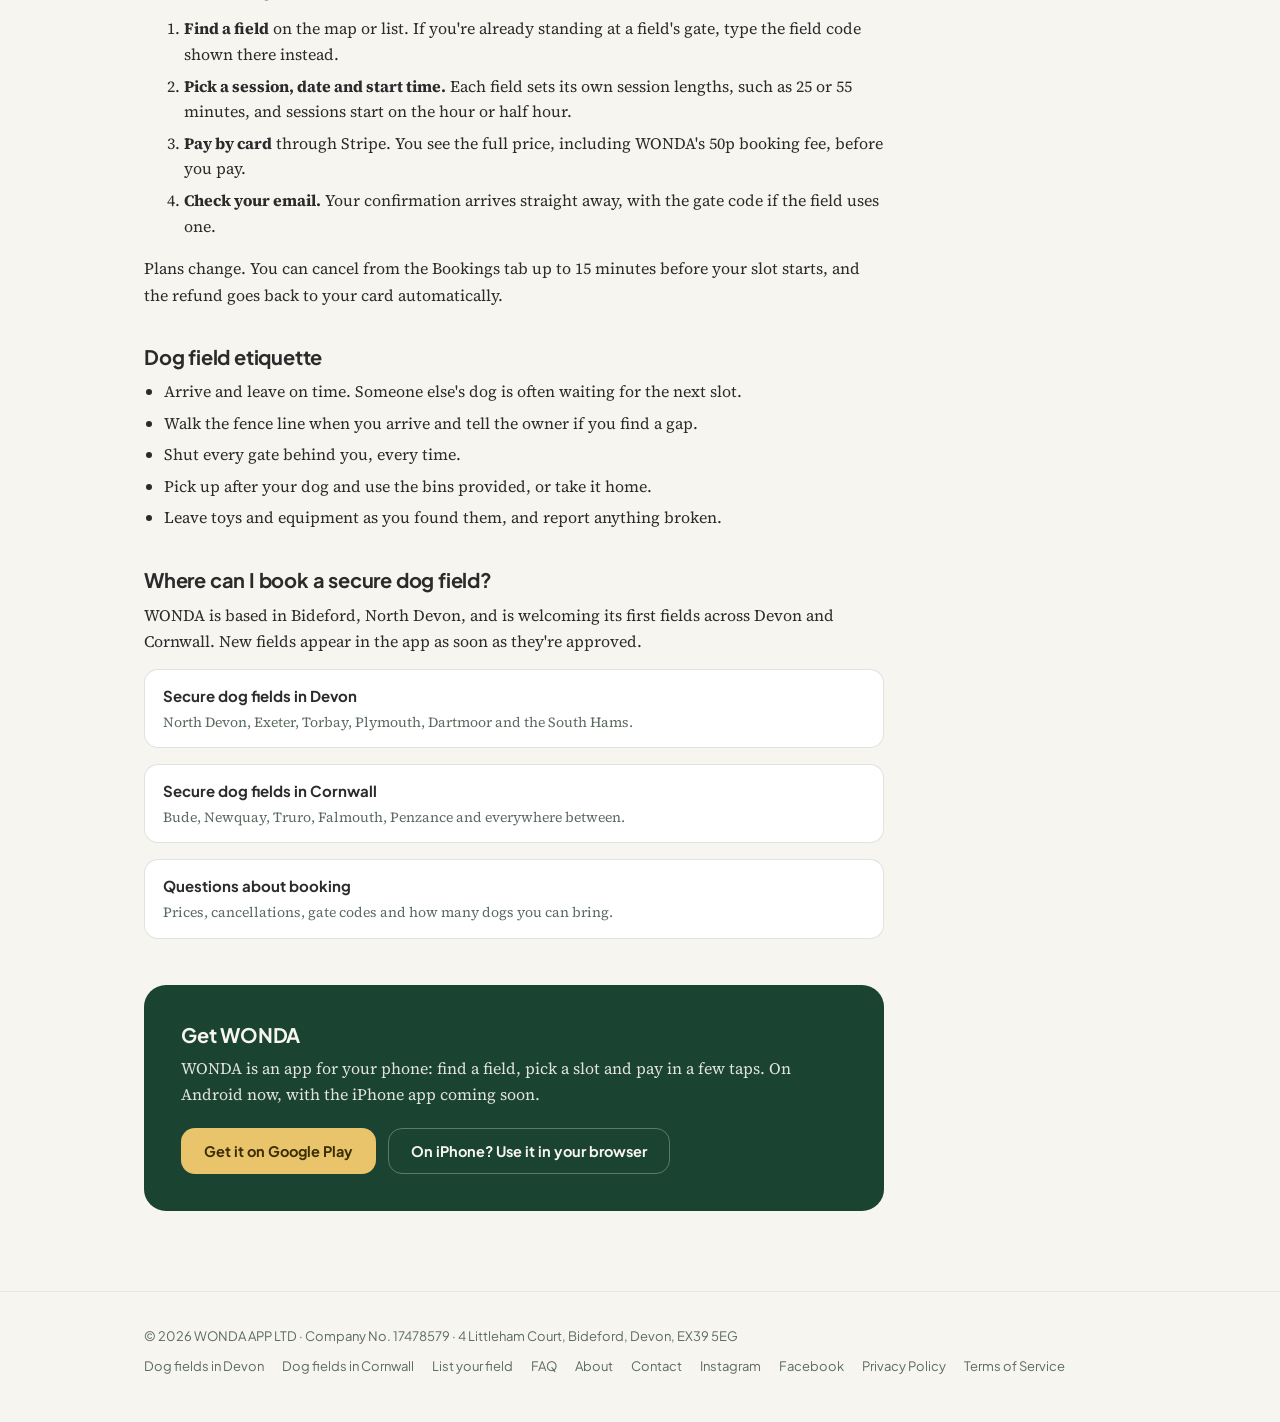
<file: secure-dog-fields/index.html>
<!doctype html>
<html lang="en-GB">
<head>
<meta charset="utf-8">
<title>Secure Dog Fields: What They Are and How to Book One | WONDA</title>
<link rel="canonical" href="https://wonda.dog/secure-dog-fields/">
<meta name="viewport" content="width=device-width, initial-scale=1">
<meta name="description" content="A plain-English guide to secure dog fields: who they suit, what to check before you book, field etiquette, and how to book one by the hour in Devon and Cornwall.">
<meta name="theme-color" content="#1B4332">
<meta property="og:type" content="website">
<meta property="og:site_name" content="WONDA">
<meta property="og:locale" content="en_GB">
<meta property="og:title" content="Secure Dog Fields: What They Are and How to Book One | WONDA">
<meta property="og:description" content="A plain-English guide to secure dog fields: who they suit, what to check before you book, field etiquette, and how to book one by the hour in Devon and Cornwall.">
<meta property="og:url" content="https://wonda.dog/secure-dog-fields/">
<meta property="og:image" content="https://wonda.dog/assets/og-image.jpg">
<meta property="og:image:width" content="1200">
<meta property="og:image:height" content="630">
<meta property="og:image:alt" content="WONDA: book secure dog fields by the hour">
<meta name="twitter:card" content="summary_large_image">
<link rel="icon" href="/assets/favicon.png">
<link rel="apple-touch-icon" href="/assets/apple-touch-icon.png">
<link rel="preconnect" href="https://fonts.googleapis.com">
<link rel="preconnect" href="https://fonts.gstatic.com" crossorigin>
<link href="https://fonts.googleapis.com/css2?family=Plus+Jakarta+Sans:wght@500;600;700;800&family=Source+Serif+4:opsz,wght@8..60,400;8..60,500;8..60,600&display=swap" rel="stylesheet">
<link rel="stylesheet" href="/assets/page.css">
<script type="application/ld+json">{"@context": "https://schema.org", "@type": "WebPage", "@id": "https://wonda.dog/secure-dog-fields/", "url": "https://wonda.dog/secure-dog-fields/", "name": "Secure Dog Fields: What They Are and How to Book One | WONDA", "description": "A plain-English guide to secure dog fields: who they suit, what to check before you book, field etiquette, and how to book one by the hour in Devon and Cornwall.", "inLanguage": "en-GB", "isPartOf": {"@id": "https://wonda.dog/#website"}, "publisher": {"@id": "https://wonda.dog/#organization"}, "about": {"@type": "Thing", "name": "Secure dog field"}}</script>
<script type="application/ld+json">{"@context": "https://schema.org", "@type": "BreadcrumbList", "itemListElement": [{"@type": "ListItem", "position": 1, "name": "Home", "item": "https://wonda.dog/"}, {"@type": "ListItem", "position": 2, "name": "Secure dog fields", "item": "https://wonda.dog/secure-dog-fields/"}]}</script>
</head>
<body>
<div class="wrap">
  <nav class="top" aria-label="Main">
    <a class="brand" href="/"><img src="/assets/logo-64.png" width="30" height="30" alt=""> WONDA</a>
    <div class="navlinks">
      <a class="navlink" href="/secure-dog-fields/" aria-current="page">Dog fields</a>
      <a class="navlink" href="/list-your-field/">For field owners</a>
      <a class="navlink" href="/faq/">FAQ</a>
      <a class="navlink" href="/about.html">About</a>
      <a class="navlink" href="/contact.html">Contact</a>
    </div>
  </nav>
</div>

<main>
  <div class="wrap">
    <article class="page wide">
      <ol class="crumbs" aria-label="Breadcrumb"><li><a href="/">Home</a></li><li aria-current="page">Secure dog fields</li></ol>
      <span class="eyebrow">Guide for dog owners</span>
      <h1>Secure dog fields: what they are and how to book one</h1>
      <p class="lede">
        A secure dog field is a private, fully fenced field you hire by the hour, so your dog can run
        off the lead with nobody else's dog, livestock or traffic to worry about.
      </p>

      <h2>What is a secure dog field?</h2>
      <p>
        It's a privately owned field, enclosed by fencing high and tight enough to stop a dog getting out,
        that you book for a set slot. During that slot the field is yours, or shared with a small number of
        other bookings the owner allows. You let your dog off the lead, play, train or just walk, and leave
        when your time is up.
      </p>
      <p>
        Most are run by farmers, smallholders and landowners who've fenced a paddock specifically for dogs.
        Some are simple grass fields. Others add parking inside the gate, agility equipment, shelter, water
        and even lighting for winter evenings.
      </p>

      <h2>Who are they for?</h2>
      <p>Almost any dog benefits, but secure fields are a lifeline for:</p>
      <ul class="checklist">
        <li><strong>Reactive or nervous dogs</strong> who find meeting other dogs on walks stressful.</li>
        <li><strong>Dogs still learning recall</strong>, where a mistake on an open walk could mean a road or a cliff.</li>
        <li><strong>Puppies and newly adopted rescues</strong> who need a safe place to build confidence.</li>
        <li><strong>Females in season</strong>, who can't safely mix with other dogs for a few weeks.</li>
        <li><strong>Sighthounds and escape artists</strong>: lurchers, whippets, huskies and anything that bolts after a scent.</li>
        <li><strong>Older dogs</strong> who want to potter at their own pace without being bowled over.</li>
        <li><strong>Owners in livestock country</strong>, where sheep and cattle make most open land a lead-only walk.</li>
      </ul>

      <h2>What to check before you book</h2>
      <p>Not every fenced field suits every dog. Before you book, look for:</p>
      <ul class="checklist">
        <li><strong>Fence height.</strong> Many dog fields use 6 ft (1.8 m) fencing. If your dog is a jumper or climber, make that your minimum.</li>
        <li><strong>The bottom of the fence.</strong> Diggers need fencing that's buried or meshed at ground level, with no gaps under gates.</li>
        <li><strong>The entrance.</strong> A double gate, or parking inside the fence, means your dog can't slip out while you're arriving or leaving.</li>
        <li><strong>What's next door.</strong> A road, a footpath or a field of sheep right against the fence matters for some dogs.</li>
        <li><strong>Size and ground.</strong> A big open field suits a sprinter; a smaller, varied field may suit an anxious dog better.</li>
        <li><strong>Exclusive or shared.</strong> Some fields are booked by one party at a time; others allow a small set number of dogs together.</li>
        <li><strong>Facilities.</strong> Water, shade or shelter, a bin, somewhere to sit, and lighting if you're booking after dark.</li>
      </ul>
      <p>
        Every field on WONDA lists its fencing, safety details and real photos, and shows how many dogs it
        takes at once, so you can check all of this before you pay.
      </p>

      <h2>How booking works on WONDA</h2>
      <ol>
        <li><strong>Find a field</strong> on the map or list. If you're already standing at a field's gate, type the field code shown there instead.</li>
        <li><strong>Pick a session, date and start time.</strong> Each field sets its own session lengths, such as 25 or 55 minutes, and sessions start on the hour or half hour.</li>
        <li><strong>Pay by card</strong> through Stripe. You see the full price, including WONDA's 50p booking fee, before you pay.</li>
        <li><strong>Check your email.</strong> Your confirmation arrives straight away, with the gate code if the field uses one.</li>
      </ol>
      <p>
        Plans change. You can cancel from the Bookings tab up to 15 minutes before your slot starts, and the
        refund goes back to your card automatically.
      </p>

      <h2>Dog field etiquette</h2>
      <ul>
        <li>Arrive and leave on time. Someone else's dog is often waiting for the next slot.</li>
        <li>Walk the fence line when you arrive and tell the owner if you find a gap.</li>
        <li>Shut every gate behind you, every time.</li>
        <li>Pick up after your dog and use the bins provided, or take it home.</li>
        <li>Leave toys and equipment as you found them, and report anything broken.</li>
      </ul>

      <h2>Where can I book a secure dog field?</h2>
      <p>
        WONDA is based in Bideford, North Devon, and is welcoming its first fields across Devon and Cornwall.
        New fields appear in the app as soon as they're approved.
      </p>
      <ul class="related">
        <li><a href="/secure-dog-fields/devon/">Secure dog fields in Devon<span>North Devon, Exeter, Torbay, Plymouth, Dartmoor and the South Hams.</span></a></li>
        <li><a href="/secure-dog-fields/cornwall/">Secure dog fields in Cornwall<span>Bude, Newquay, Truro, Falmouth, Penzance and everywhere between.</span></a></li>
        <li><a href="/faq/">Questions about booking<span>Prices, cancellations, gate codes and how many dogs you can bring.</span></a></li>
      </ul>

      <div class="cta-band">
        <h2>Get WONDA</h2>
        <p>WONDA is an app for your phone: find a field, pick a slot and pay in a few taps. On Android now, with the iPhone app coming soon.</p>
        <div class="cta-row">
          <a class="btn btn-primary" href="https://play.google.com/store/apps/details?id=dog.wonda.app">Get it on Google Play</a>
          <a class="btn btn-ghost" href="https://wonda.expo.app">On iPhone? Use it in your browser</a>
        </div>
      </div>

    </article>
  </div>
</main>

<footer>
  <div class="wrap">
    <div class="foot-row">
      <span>&copy; 2026 WONDA APP LTD · Company No. 17478579 · 4 Littleham Court, Bideford, Devon, EX39 5EG</span>
      <div class="foot-links">
        <a href="/secure-dog-fields/devon/">Dog fields in Devon</a>
        <a href="/secure-dog-fields/cornwall/">Dog fields in Cornwall</a>
        <a href="/list-your-field/">List your field</a>
        <a href="/faq/">FAQ</a>
        <a href="/about.html">About</a>
        <a href="/contact.html">Contact</a>
        <a href="https://www.instagram.com/wonda.app/" target="_blank" rel="me noopener">Instagram</a>
        <a href="https://www.facebook.com/p/WONDA-Dog-Field-Booking-61595348762014/" target="_blank" rel="me noopener">Facebook</a>
        <a href="/privacy.html">Privacy Policy</a>
        <a href="/terms.html">Terms of Service</a>
      </div>
    </div>
  </div>
</footer>

</body>
</html>
</file>
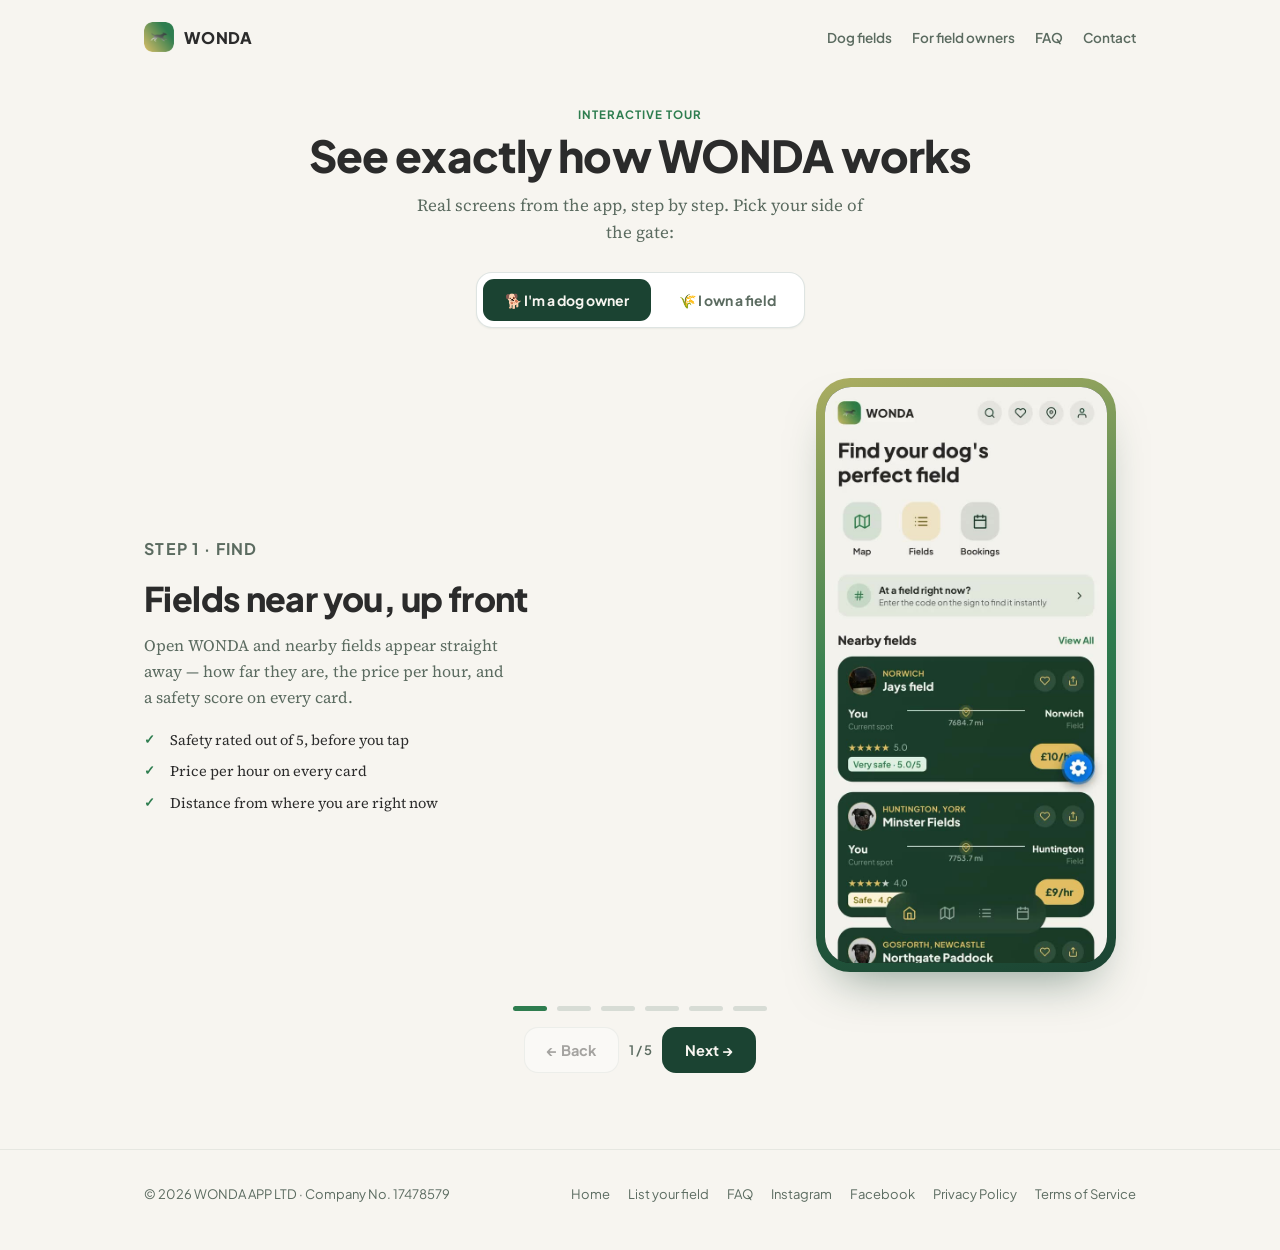
<file: walkthrough/index.html>
<!doctype html>
<html lang="en-GB">
<head>
<meta charset="utf-8">
<title>Take the Tour | How WONDA Works for Dog Owners &amp; Field Owners</title>
<link rel="canonical" href="https://wonda.dog/walkthrough/">
<meta name="viewport" content="width=device-width, initial-scale=1">
<meta name="description" content="An interactive walkthrough of WONDA — see exactly how dog owners find, check and book secure dog fields, and how field owners list a field and get paid.">
<meta name="theme-color" content="#1B4332">
<meta property="og:type" content="website">
<meta property="og:site_name" content="WONDA">
<meta property="og:locale" content="en_GB">
<meta property="og:title" content="Take the WONDA Tour">
<meta property="og:description" content="Click through the real app — find, check and book a secure dog field, or see how listing your own field works.">
<meta property="og:url" content="https://wonda.dog/walkthrough/">
<meta property="og:image" content="https://wonda.dog/assets/og-image.jpg">
<meta name="twitter:card" content="summary_large_image">
<link rel="apple-touch-icon" href="/assets/apple-touch-icon.png">
<link rel="icon" href="/assets/favicon.png">
<link rel="preconnect" href="https://fonts.googleapis.com">
<link rel="preconnect" href="https://fonts.gstatic.com" crossorigin>
<link href="https://fonts.googleapis.com/css2?family=Plus+Jakarta+Sans:wght@500;600;700;800&family=Source+Serif+4:opsz,wght@8..60,400;8..60,500;8..60,600&display=swap" rel="stylesheet">
<style>
  :root{
    --bg:#F7F5F0;
    --surface:#FFFFFF;
    --ink:#2B2B2B;
    --ink-muted:#5B6B60;
    --accent:#2E7D4F;
    --accent-deep:#1B4332;
    --gold:#E9C46A;
    --border:rgba(27,67,50,0.14);
    --border-soft:rgba(27,67,50,0.08);
    --shadow: 0 1px 2px rgba(27,67,50,0.06);
    color-scheme: light;
  }
  @media (prefers-color-scheme: dark){
    :root:not([data-theme="light"]){
      --bg:#122019;
      --surface:#17251D;
      --ink:#F2EEE3;
      --ink-muted:#9AA79C;
      --accent:#7FCC9E;
      --accent-deep:#7FCC9E;
      --gold:#E9C46A;
      --border:rgba(255,255,255,0.10);
      --border-soft:rgba(255,255,255,0.06);
      --shadow: 0 1px 2px rgba(0,0,0,0.3);
      color-scheme: dark;
    }
  }
  *{box-sizing:border-box;}
  html,body{margin:0;padding:0;}
  body{
    background:var(--bg);color:var(--ink);
    font-family:'Source Serif 4', Georgia, 'Times New Roman', serif;
    -webkit-font-smoothing:antialiased;overflow-x:hidden;
  }
  h1,h2,h3,.eyebrow,.btn,nav,footer,.seg,.stepnav,.step-kicker{font-family:'Plus Jakarta Sans', system-ui, -apple-system, sans-serif;}
  img{max-width:100%;display:block;}
  a{color:inherit;}
  .wrap{max-width:1040px;margin-inline:auto;padding-inline:24px;}

  nav.top{display:flex;align-items:center;justify-content:space-between;padding-block:22px;}
  .brand{text-decoration:none;display:flex;align-items:center;gap:10px;font-weight:800;letter-spacing:0.02em;font-size:16px;}
  .brand img{width:30px;height:30px;border-radius:8px;}
  nav.top a.navlink{font-size:13.5px;font-weight:600;color:var(--ink-muted);text-decoration:none;}
  nav.top a.navlink:hover{color:var(--ink);}
  .navlinks{display:flex;align-items:center;gap:20px;flex-wrap:wrap;justify-content:flex-end;}

  header.tourhead{text-align:center;padding-block:28px 10px;}
  .eyebrow{
    display:inline-block;font-size:11.5px;font-weight:700;letter-spacing:0.09em;text-transform:uppercase;
    color:var(--accent);margin-bottom:10px;
  }
  h1{
    font-weight:800;font-size:clamp(28px,5vw,44px);line-height:1.08;letter-spacing:-0.02em;
    margin:0 0 12px;text-wrap:balance;
  }
  .tourhead p{font-size:clamp(15px,2.2vw,17px);line-height:1.6;color:var(--ink-muted);max-width:52ch;margin:0 auto;}

  /* Persona toggle */
  .seg{
    display:flex;gap:6px;justify-content:center;flex-wrap:wrap;
    background:var(--surface);border:1px solid var(--border);border-radius:16px;
    padding:6px;width:max-content;max-width:100%;margin:26px auto 0;box-shadow:var(--shadow);
  }
  .seg button{
    appearance:none;border:0;cursor:pointer;
    font-family:inherit;font-size:14px;font-weight:700;
    padding:12px 22px;border-radius:11px;
    background:transparent;color:var(--ink-muted);
    transition:background .25s ease,color .25s ease;
  }
  .seg button[aria-pressed="true"]{background:var(--accent-deep);color:#F7F5F0;}
  @media (prefers-color-scheme: dark){
    :root:not([data-theme="light"]) .seg button[aria-pressed="true"]{background:var(--accent);color:#0F1A14;}
  }

  /* Tour layout */
  .tour{padding-block:40px 30px;}
  .stage{
    display:grid;grid-template-columns:minmax(0,1fr) minmax(0,340px);
    gap:clamp(28px,5vw,64px);align-items:center;
  }
  @media (max-width:820px){
    .stage{grid-template-columns:1fr;gap:26px;}
    .stage-copy{order:2;text-align:center;}
    .stage-phone{order:1;}
  }
  .step-kicker{
    font-size:12px;font-weight:700;letter-spacing:0.08em;text-transform:uppercase;
    color:var(--accent);margin:0 0 10px;
  }
  .stage-copy h2{
    font-size:clamp(24px,3.6vw,34px);font-weight:800;letter-spacing:-0.018em;line-height:1.1;
    margin:0 0 14px;text-wrap:balance;
  }
  .stage-copy > p{font-size:16px;line-height:1.65;color:var(--ink-muted);margin:0 0 18px;max-width:46ch;}
  @media (max-width:820px){ .stage-copy > p{margin-inline:auto;} }
  .points{list-style:none;margin:0;padding:0;display:grid;gap:9px;max-width:46ch;}
  @media (max-width:820px){ .points{margin-inline:auto;text-align:left;} }
  .points li{
    position:relative;padding-left:26px;
    font-size:14.5px;line-height:1.55;color:var(--ink);
  }
  .points li::before{
    content:"✓";position:absolute;left:0;top:0;
    font-family:'Plus Jakarta Sans',sans-serif;font-weight:800;font-size:13px;color:var(--accent);
  }

  /* Phone */
  .stage-phone{display:flex;justify-content:center;}
  .phone-frame{
    position:relative;width:min(300px,78vw);
    border-radius:34px;padding:9px;
    background:linear-gradient(165deg,#ACAD61,var(--accent) 48%,#1B4332);
    box-shadow:0 26px 48px -22px rgba(27,67,50,0.5);
  }
  .phone-frame .screen{position:relative;border-radius:26px;overflow:hidden;background:#122019;aspect-ratio:640/1308;}
  .phone-frame video,.phone-frame .statcard{
    position:absolute;inset:0;width:100%;height:100%;
    opacity:0;transition:opacity .35s ease;pointer-events:none;
  }
  .phone-frame video{object-fit:cover;display:block;}
  .phone-frame video.active,.phone-frame .statcard.active{opacity:1;pointer-events:auto;}

  /* Stat card step (field owners: get paid) */
  .statcard{
    background:
      radial-gradient(circle at 85% 12%, rgba(233,196,106,0.25), transparent 55%),
      linear-gradient(170deg,#24513C,#1B4332 60%,#132E24);
    display:flex;flex-direction:column;justify-content:center;gap:18px;
    padding:28px 24px;color:#F7F5F0;font-family:'Plus Jakarta Sans',sans-serif;
  }
  .statcard .big{font-size:44px;font-weight:800;color:var(--gold);line-height:1;}
  .statcard .lbl{font-size:13px;font-weight:600;color:rgba(247,245,240,0.8);margin-top:4px;line-height:1.4;}
  .statcard hr{border:0;border-top:1px solid rgba(247,245,240,0.16);margin:2px 0;}

  /* Step nav */
  .stepnav{margin-top:34px;display:grid;gap:16px;justify-items:center;}
  .dots{display:flex;gap:10px;align-items:center;}
  .dots button{
    appearance:none;border:0;cursor:pointer;padding:0;
    width:34px;height:5px;border-radius:99px;
    background:var(--border);transition:background .25s ease;
  }
  .dots button[aria-current="step"]{background:var(--accent);}
  .navrow{display:flex;gap:10px;align-items:center;}
  .btn{
    display:inline-flex;align-items:center;gap:8px;
    font-weight:700;font-size:14.5px;padding:13px 22px;border-radius:14px;
    text-decoration:none;border:1px solid transparent;cursor:pointer;font-family:inherit;
  }
  .btn-primary{background:var(--accent-deep);color:#F7F5F0;}
  @media (prefers-color-scheme: dark){ :root:not([data-theme="light"]) .btn-primary{background:var(--accent);color:#0F1A14;} }
  .btn-ghost{background:var(--surface);color:var(--ink);border-color:var(--border);}
  .btn-gold{background:var(--gold);color:#3A2E05;}
  .btn[disabled]{opacity:.4;cursor:default;}
  .counter{font-family:'Plus Jakarta Sans',sans-serif;font-size:13px;font-weight:600;color:var(--ink-muted);}

  /* Finale */
  .finale{display:none;text-align:center;padding-block:14px 10px;}
  .finale.active{display:block;}
  .finale h2{font-size:clamp(24px,3.6vw,34px);font-weight:800;margin:0 0 12px;letter-spacing:-0.018em;}
  .finale p{font-size:16px;line-height:1.6;color:var(--ink-muted);max-width:52ch;margin:0 auto 24px;}
  .cta-row{display:flex;gap:12px;justify-content:center;flex-wrap:wrap;}

  footer{padding-block:36px 48px;border-top:1px solid var(--border-soft);margin-top:46px;}
  .foot-row{
    display:flex;justify-content:space-between;align-items:center;flex-wrap:wrap;gap:14px;
    font-size:13px;color:var(--ink-muted);font-family:'Plus Jakarta Sans',sans-serif;
  }
  .foot-links{display:flex;gap:18px;flex-wrap:wrap;}
  .foot-links a{text-decoration:none;color:var(--ink-muted);}
  .foot-links a:hover{color:var(--ink);}
  a:focus-visible,.btn:focus-visible,button:focus-visible{outline:2px solid var(--accent);outline-offset:3px;}

  .fade-swap{transition:opacity .3s ease, transform .3s ease;}
  .fade-swap.swapping{opacity:0;transform:translateY(8px);}
  @media (prefers-reduced-motion: reduce){
    .fade-swap,.phone-frame video,.phone-frame .statcard{transition:none;}
  }
</style>
</head>
<body>

<div class="wrap">
  <nav class="top">
    <a class="brand" href="/"><img src="/assets/logo-64.png" width="30" height="30" alt=""> WONDA</a>
    <div class="navlinks">
      <a class="navlink" href="/secure-dog-fields/">Dog fields</a>
      <a class="navlink" href="/list-your-field/">For field owners</a>
      <a class="navlink" href="/faq/">FAQ</a>
      <a class="navlink" href="/contact.html">Contact</a>
    </div>
  </nav>
</div>

<header class="tourhead">
  <div class="wrap">
    <span class="eyebrow">Interactive tour</span>
    <h1>See exactly how WONDA works</h1>
    <p>Real screens from the app, step by step. Pick your side of the gate:</p>
    <div class="seg" role="group" aria-label="Choose a walkthrough">
      <button type="button" id="segOwner" aria-pressed="true">&#128021; I'm a dog owner</button>
      <button type="button" id="segHost" aria-pressed="false">&#127806; I own a field</button>
    </div>
  </div>
</header>

<main class="tour">
  <div class="wrap">
    <div class="stage">
      <div class="stage-copy fade-swap" id="copy">
        <p class="step-kicker" id="kicker"></p>
        <h2 id="stepTitle"></h2>
        <p id="stepBody"></p>
        <ul class="points" id="stepPoints"></ul>
      </div>
      <div class="stage-phone">
        <div class="phone-frame" id="phoneFrame">
          <div class="screen" id="screen"></div>
        </div>
      </div>
    </div>

    <div class="finale" id="finale">
      <h2 id="finaleTitle"></h2>
      <p id="finaleBody"></p>
      <div class="cta-row" id="finaleCtas"></div>
    </div>

    <div class="stepnav">
      <div class="dots" id="dots" role="tablist" aria-label="Tour steps"></div>
      <div class="navrow">
        <button class="btn btn-ghost" id="prevBtn" type="button">&larr; Back</button>
        <span class="counter" id="counter"></span>
        <button class="btn btn-primary" id="nextBtn" type="button">Next &rarr;</button>
      </div>
    </div>
  </div>
</main>

<footer>
  <div class="wrap">
    <div class="foot-row">
      <span>&copy; 2026 WONDA APP LTD · Company No. 17478579</span>
      <div class="foot-links">
        <a href="/">Home</a>
        <a href="/list-your-field/">List your field</a>
        <a href="/faq/">FAQ</a>
        <a href="https://www.instagram.com/wonda.app/" target="_blank" rel="me noopener">Instagram</a>
        <a href="https://www.facebook.com/p/WONDA-Dog-Field-Booking-61595348762014/" target="_blank" rel="me noopener">Facebook</a>
        <a href="/privacy.html">Privacy Policy</a>
        <a href="/terms.html">Terms of Service</a>
      </div>
    </div>
  </div>
</footer>

<script>
(function(){
  var A = '/assets/app/';
  var TOURS = {
    owner: {
      steps: [
        { video:'browse', kicker:'Step 1 · Find', title:'Fields near you, up front',
          body:'Open WONDA and nearby fields appear straight away — how far they are, the price per hour, and a safety score on every card.',
          points:['Safety rated out of 5, before you tap','Price per hour on every card','Distance from where you are right now'] },
        { video:'find', kicker:'Step 2 · Explore', title:'Or roam the map',
          body:'Every field pinned across the UK. Heading somewhere for the weekend? Check the map before you go.',
          points:['Tap any pin for price and rating','"Near me" jumps to your area','Great for holidays with the dog'] },
        { video:'detail', kicker:'Step 3 · Check', title:'Every detail, listed',
          body:'Fencing type and height, gates, lighting, size, how many dogs at once — and reviews only from owners who actually booked and visited.',
          points:['Fence height and condition stated','Double-gated entry flagged','No anonymous or bought reviews'] },
        { video:'book', kicker:'Step 4 · Book', title:'Book it in seconds',
          body:'Pick a date, a start time and how long you want. Pay securely in the app — the total is shown before you commit, no surprises.',
          points:['Sessions start on the hour and half hour','See the full price breakdown first','The field is private — yours alone'] },
        { video:'saved', kicker:'Step 5 · Save', title:'Keep your favourites close',
          body:'One tap saves a field to your list, ready to rebook. And when you invite friends, you both earn fee-free bookings.',
          points:['Rebook a favourite in two taps','Share fields with friends','Referrals earn fee-free bookings'] }
      ],
      finale: {
        title:'Ready to let them run?',
        body:'The WONDA app is on Google Play now, with fields joining across Devon and Cornwall. On iPhone? Leave your email on the home page and we’ll tell you the moment the iOS app lands.',
        ctas:[
          {label:'Get it on Google Play', href:'https://play.google.com/store/apps/details?id=dog.wonda.app', cls:'btn-primary'},
          {label:'On iPhone? Use it in your browser', href:'https://wonda.expo.app', cls:'btn-ghost'}
        ]
      }
    },
    host: {
      steps: [
        { video:'host1', kicker:'Step 1 · List', title:'Tell us about your field',
          body:'Name, address, a description, your price and how many dogs it can safely hold. It takes about ten minutes, and listing costs nothing.',
          points:['£0 to list — no setup fee, ever','what3words pinpoints the gate','You set the price per hour'] },
        { video:'host2', kicker:'Step 2 · Hours', title:'You set the hours',
          body:'Open the days and times that suit you. Keep weekday mornings for yourself, close Sundays — the field is yours, the rules are yours.',
          points:['Per-day opening and closing times','Switch any day off entirely','Change your hours whenever you like'] },
        { video:'host3', kicker:'Step 3 · Safety', title:'Fencing, safety &amp; extras',
          body:'Record your fencing, gates, CCTV, parking and amenities once — it all appears on your listing. Then submit, and a real person reviews every field before it goes live.',
          points:['Clear safety info builds trust — and bookings','Photos of fencing and gates help approval','Reviewed by a human, not a bot'] },
        { video:null, kicker:'Step 4 · Earn', title:'Get paid automatically',
          body:'Dog owners book and pay in the app. After every visit, Stripe sends your share straight to your bank — no invoicing, no chasing, nothing to run.',
          points:['Founding Partners keep 95% of every booking','Paid out automatically via Stripe','Card fees covered for Founding Partners'] }
      ],
      finale: {
        title:'Founding Partner spots are open',
        body:'The first fields to join pay just 5% commission with no end date, plus a commission-free month for every field they refer — and it stays free to list. Every listing is personally reviewed.',
        ctas:[
          {label:'Apply to list your field', href:'https://wonda.expo.app/host/apply', cls:'btn-gold'},
          {label:'How listing works', href:'/list-your-field/', cls:'btn-ghost'}
        ]
      }
    }
  };

  var reduce = window.matchMedia && window.matchMedia('(prefers-reduced-motion: reduce)').matches;
  var screen = document.getElementById('screen');
  var vids = {};
  ['browse','find','detail','book','saved','host1','host2','host3'].forEach(function(name){
    var v = document.createElement('video');
    v.src = A + name + '.mp4';
    v.poster = A + name + '.jpg';
    v.muted = true; v.loop = true; v.playsInline = true; v.preload = 'none';
    v.setAttribute('muted',''); v.setAttribute('playsinline','');
    if (reduce) v.controls = true;
    screen.appendChild(v);
    vids[name] = v;
  });
  var statcard = document.createElement('div');
  statcard.className = 'statcard';
  statcard.innerHTML =
    '<div><div class="big">95%</div><div class="lbl">of every booking is yours as a Founding Partner</div></div><hr>' +
    '<div><div class="big">£0</div><div class="lbl">to list — card fees covered for Founding Partners</div></div><hr>' +
    '<div><div class="big" style="font-size:30px;">Stripe</div><div class="lbl">pays your bank automatically after every visit</div></div>';
  screen.appendChild(statcard);

  var persona = 'owner', idx = 0;
  var kicker = document.getElementById('kicker'),
      title = document.getElementById('stepTitle'),
      body = document.getElementById('stepBody'),
      points = document.getElementById('stepPoints'),
      dots = document.getElementById('dots'),
      counter = document.getElementById('counter'),
      prevBtn = document.getElementById('prevBtn'),
      nextBtn = document.getElementById('nextBtn'),
      copy = document.getElementById('copy'),
      finale = document.getElementById('finale'),
      stage = document.querySelector('.stage');

  function steps(){ return TOURS[persona].steps; }

  function buildDots(){
    dots.innerHTML = '';
    for (var i = 0; i <= steps().length; i++){
      (function(i){
        var b = document.createElement('button');
        b.type = 'button';
        b.setAttribute('aria-label', i < steps().length ? 'Step ' + (i+1) : 'Finish');
        b.addEventListener('click', function(){ go(i); });
        dots.appendChild(b);
      })(i);
    }
  }

  function render(){
    var list = steps(), onFinale = idx >= list.length;
    stage.style.display = onFinale ? 'none' : '';
    finale.classList.toggle('active', onFinale);
    Array.prototype.forEach.call(dots.children, function(d, i){
      if (i === idx) d.setAttribute('aria-current','step'); else d.removeAttribute('aria-current');
    });
    prevBtn.disabled = idx === 0;
    if (onFinale){
      var f = TOURS[persona].finale;
      document.getElementById('finaleTitle').textContent = f.title;
      document.getElementById('finaleBody').textContent = f.body;
      var ctas = document.getElementById('finaleCtas');
      ctas.innerHTML = '';
      f.ctas.forEach(function(c){
        var a = document.createElement('a');
        a.className = 'btn ' + c.cls; a.href = c.href; a.textContent = c.label;
        ctas.appendChild(a);
      });
      counter.textContent = '';
      nextBtn.textContent = persona === 'owner' ? 'See the field-owner side →' : 'See the dog-owner side →';
      Object.keys(vids).forEach(function(k){ vids[k].classList.remove('active'); vids[k].pause(); });
      statcard.classList.remove('active');
      return;
    }
    var s = list[idx];
    kicker.textContent = s.kicker;
    title.innerHTML = s.title;
    body.textContent = s.body;
    points.innerHTML = '';
    s.points.forEach(function(p){
      var li = document.createElement('li'); li.textContent = p; points.appendChild(li);
    });
    counter.textContent = (idx+1) + ' / ' + list.length;
    nextBtn.textContent = idx === list.length - 1 ? 'Finish →' : 'Next →';
    Object.keys(vids).forEach(function(k){
      var on = s.video === k;
      vids[k].classList.toggle('active', on);
      if (on && !reduce){ var p = vids[k].play(); if (p && p.catch) p.catch(function(){}); }
      else if (!on) vids[k].pause();
    });
    statcard.classList.toggle('active', s.video === null);
  }

  function go(i){
    var max = steps().length;
    idx = Math.max(0, Math.min(max, i));
    if (reduce){ render(); return; }
    copy.classList.add('swapping');
    setTimeout(function(){ render(); copy.classList.remove('swapping'); }, 160);
  }

  function setPersona(p){
    if (p !== persona){
      persona = p; idx = 0;
      buildDots();
    } else if (persona === p && idx !== 0){
      idx = 0;
    }
    document.getElementById('segOwner').setAttribute('aria-pressed', String(p === 'owner'));
    document.getElementById('segHost').setAttribute('aria-pressed', String(p === 'host'));
    go(idx);
  }

  prevBtn.addEventListener('click', function(){ go(idx - 1); });
  nextBtn.addEventListener('click', function(){
    if (idx >= steps().length){ setPersona(persona === 'owner' ? 'host' : 'owner'); }
    else go(idx + 1);
  });
  document.getElementById('segOwner').addEventListener('click', function(){ setPersona('owner'); });
  document.getElementById('segHost').addEventListener('click', function(){ setPersona('host'); });
  document.addEventListener('keydown', function(e){
    if (e.key === 'ArrowRight' && idx < steps().length) go(idx + 1);
    if (e.key === 'ArrowLeft') go(idx - 1);
  });
  var touchX = null;
  document.getElementById('phoneFrame').addEventListener('touchstart', function(e){ touchX = e.changedTouches[0].clientX; }, {passive:true});
  document.getElementById('phoneFrame').addEventListener('touchend', function(e){
    if (touchX === null) return;
    var dx = e.changedTouches[0].clientX - touchX; touchX = null;
    if (Math.abs(dx) < 40) return;
    if (dx < 0 && idx < steps().length) go(idx + 1); else if (dx > 0) go(idx - 1);
  }, {passive:true});

  var hash = (location.hash || '').replace('#','');
  if (hash === 'host' || hash === 'field-owners') persona = 'host';
  buildDots();
  setPersona(persona);
})();
</script>

</body>
</html>
</file>
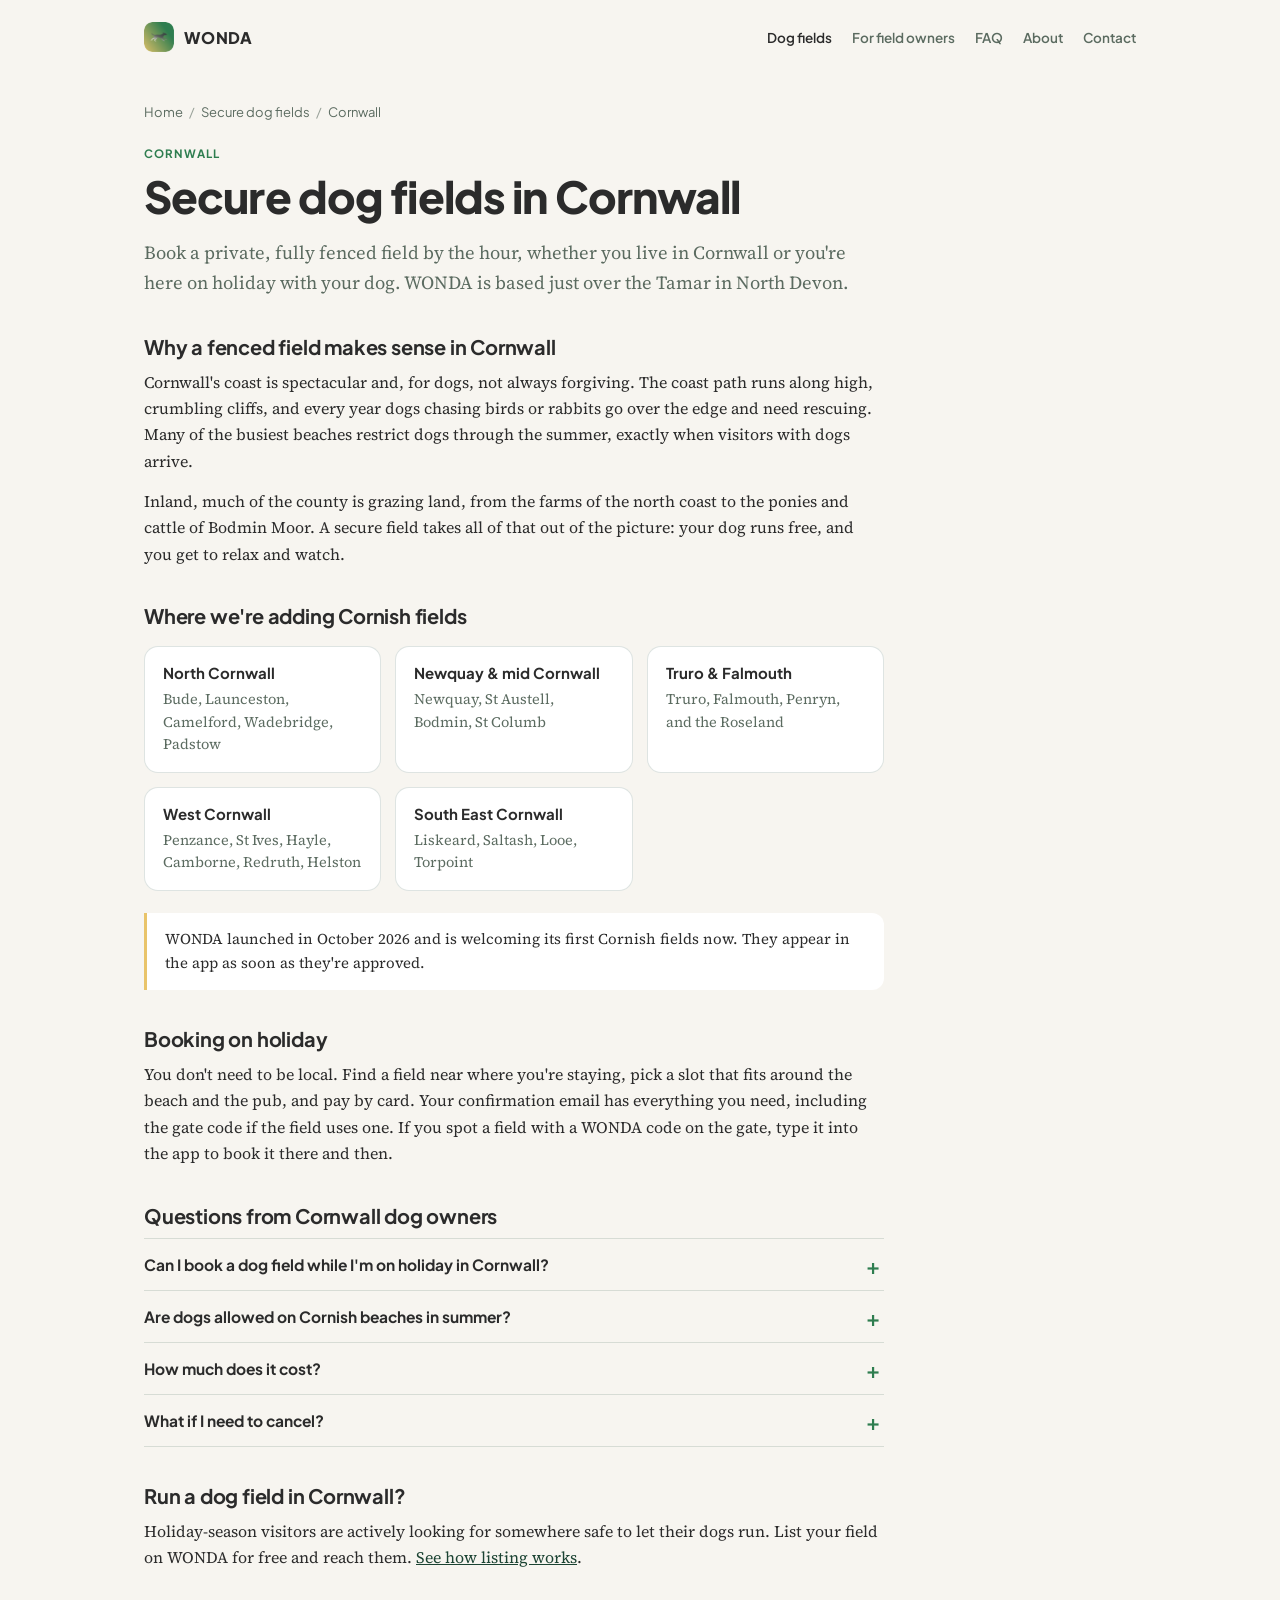
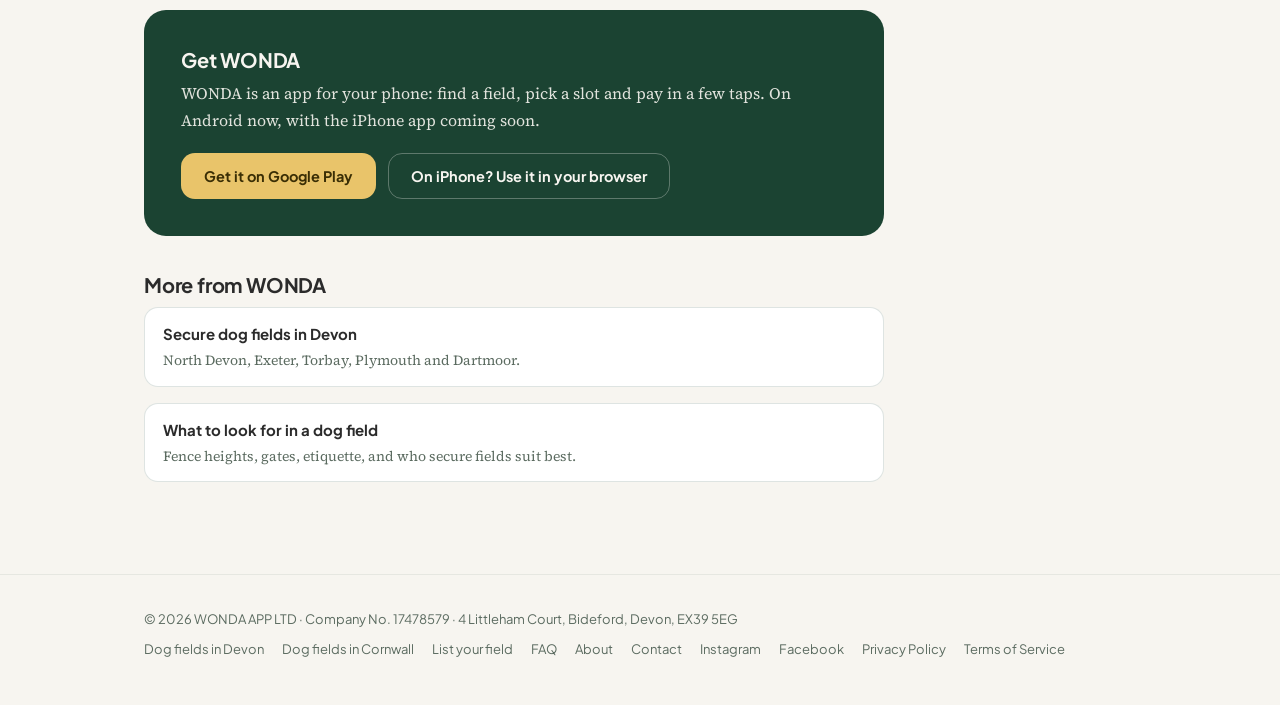
<file: secure-dog-fields/cornwall/index.html>
<!doctype html>
<html lang="en-GB">
<head>
<meta charset="utf-8">
<title>Secure Dog Fields in Cornwall | Book by the Hour | WONDA</title>
<link rel="canonical" href="https://wonda.dog/secure-dog-fields/cornwall/">
<meta name="viewport" content="width=device-width, initial-scale=1">
<meta name="description" content="Book private, securely fenced dog fields across Cornwall, from Bude and Newquay to Truro, Falmouth and Penzance. Ideal for locals and dog owners on holiday.">
<meta name="theme-color" content="#1B4332">
<meta property="og:type" content="website">
<meta property="og:site_name" content="WONDA">
<meta property="og:locale" content="en_GB">
<meta property="og:title" content="Secure Dog Fields in Cornwall | Book by the Hour | WONDA">
<meta property="og:description" content="Book private, securely fenced dog fields across Cornwall, from Bude and Newquay to Truro, Falmouth and Penzance. Ideal for locals and dog owners on holiday.">
<meta property="og:url" content="https://wonda.dog/secure-dog-fields/cornwall/">
<meta property="og:image" content="https://wonda.dog/assets/og-image.jpg">
<meta property="og:image:width" content="1200">
<meta property="og:image:height" content="630">
<meta property="og:image:alt" content="WONDA: book secure dog fields by the hour">
<meta name="twitter:card" content="summary_large_image">
<link rel="icon" href="/assets/favicon.png">
<link rel="apple-touch-icon" href="/assets/apple-touch-icon.png">
<link rel="preconnect" href="https://fonts.googleapis.com">
<link rel="preconnect" href="https://fonts.gstatic.com" crossorigin>
<link href="https://fonts.googleapis.com/css2?family=Plus+Jakarta+Sans:wght@500;600;700;800&family=Source+Serif+4:opsz,wght@8..60,400;8..60,500;8..60,600&display=swap" rel="stylesheet">
<link rel="stylesheet" href="/assets/page.css">
<script type="application/ld+json">{"@context": "https://schema.org", "@type": "WebPage", "@id": "https://wonda.dog/secure-dog-fields/cornwall/", "url": "https://wonda.dog/secure-dog-fields/cornwall/", "name": "Secure Dog Fields in Cornwall | Book by the Hour | WONDA", "description": "Book private, securely fenced dog fields across Cornwall, from Bude and Newquay to Truro, Falmouth and Penzance. Ideal for locals and dog owners on holiday.", "inLanguage": "en-GB", "isPartOf": {"@id": "https://wonda.dog/#website"}, "publisher": {"@id": "https://wonda.dog/#organization"}}</script>
<script type="application/ld+json">{"@context": "https://schema.org", "@type": "Service", "name": "Secure dog field booking in Cornwall", "serviceType": "Secure dog field hire", "provider": {"@id": "https://wonda.dog/#organization"}, "areaServed": {"@type": "AdministrativeArea", "name": "Cornwall, England"}, "url": "https://wonda.dog/secure-dog-fields/cornwall/"}</script>
<script type="application/ld+json">{"@context": "https://schema.org", "@type": "BreadcrumbList", "itemListElement": [{"@type": "ListItem", "position": 1, "name": "Home", "item": "https://wonda.dog/"}, {"@type": "ListItem", "position": 2, "name": "Secure dog fields", "item": "https://wonda.dog/secure-dog-fields/"}, {"@type": "ListItem", "position": 3, "name": "Cornwall", "item": "https://wonda.dog/secure-dog-fields/cornwall/"}]}</script>
<script type="application/ld+json">{"@context": "https://schema.org", "@type": "FAQPage", "mainEntity": [{"@type": "Question", "name": "Can I book a dog field while I'm on holiday in Cornwall?", "acceptedAnswer": {"@type": "Answer", "text": "Yes, and it's one of the best uses for WONDA. Book from your holiday cottage in the WONDA app (Android now, iPhone coming soon, or in your browser meanwhile), and your confirmation and any gate code arrive by email."}}, {"@type": "Question", "name": "Are dogs allowed on Cornish beaches in summer?", "acceptedAnswer": {"@type": "Answer", "text": "Many popular Cornish beaches restrict dogs during the summer season, while others allow them all year. Rules vary beach by beach, so check the signs. A booked field is a guaranteed off-lead option whatever the date."}}, {"@type": "Question", "name": "How much does it cost?", "acceptedAnswer": {"@type": "Answer", "text": "Each field owner sets their own price for each session length, and you see the full total, including WONDA's 50p booking fee, before you pay."}}, {"@type": "Question", "name": "What if I need to cancel?", "acceptedAnswer": {"@type": "Answer", "text": "Cancel from the Bookings tab up to 15 minutes before your slot starts and the refund goes back to your card automatically."}}]}</script>
</head>
<body>
<div class="wrap">
  <nav class="top" aria-label="Main">
    <a class="brand" href="/"><img src="/assets/logo-64.png" width="30" height="30" alt=""> WONDA</a>
    <div class="navlinks">
      <a class="navlink" href="/secure-dog-fields/" aria-current="page">Dog fields</a>
      <a class="navlink" href="/list-your-field/">For field owners</a>
      <a class="navlink" href="/faq/">FAQ</a>
      <a class="navlink" href="/about.html">About</a>
      <a class="navlink" href="/contact.html">Contact</a>
    </div>
  </nav>
</div>

<main>
  <div class="wrap">
    <article class="page wide">
      <ol class="crumbs" aria-label="Breadcrumb"><li><a href="/">Home</a></li><li><a href="/secure-dog-fields/">Secure dog fields</a></li><li aria-current="page">Cornwall</li></ol>
      <span class="eyebrow">Cornwall</span>
      <h1>Secure dog fields in Cornwall</h1>
      <p class="lede">
        Book a private, fully fenced field by the hour, whether you live in Cornwall or you're here on holiday
        with your dog. WONDA is based just over the Tamar in North Devon.
      </p>

      <h2>Why a fenced field makes sense in Cornwall</h2>
      <p>
        Cornwall's coast is spectacular and, for dogs, not always forgiving. The coast path runs along high,
        crumbling cliffs, and every year dogs chasing birds or rabbits go over the edge and need rescuing.
        Many of the busiest beaches restrict dogs through the summer, exactly when visitors with dogs arrive.
      </p>
      <p>
        Inland, much of the county is grazing land, from the farms of the north coast to the ponies and cattle
        of Bodmin Moor. A secure field takes all of that out of the picture: your dog runs free, and you get to
        relax and watch.
      </p>

      <h2>Where we're adding Cornish fields</h2>
      <div class="areas">
        <div class="area"><h3>North Cornwall</h3><p>Bude, Launceston, Camelford, Wadebridge, Padstow</p></div>
        <div class="area"><h3>Newquay &amp; mid Cornwall</h3><p>Newquay, St Austell, Bodmin, St Columb</p></div>
        <div class="area"><h3>Truro &amp; Falmouth</h3><p>Truro, Falmouth, Penryn, and the Roseland</p></div>
        <div class="area"><h3>West Cornwall</h3><p>Penzance, St Ives, Hayle, Camborne, Redruth, Helston</p></div>
        <div class="area"><h3>South East Cornwall</h3><p>Liskeard, Saltash, Looe, Torpoint</p></div>
      </div>

      <div class="note">
        <p>
          WONDA launched in October 2026 and is welcoming its first Cornish fields now. They appear in the app
          as soon as they're approved.
        </p>
      </div>

      <h2>Booking on holiday</h2>
      <p>
        You don't need to be local. Find a field near where you're staying, pick a slot that fits around the
        beach and the pub, and pay by card. Your confirmation email has everything you need, including the gate
        code if the field uses one. If you spot a field with a WONDA code on the gate, type it into the app to
        book it there and then.
      </p>

      <h2>Questions from Cornwall dog owners</h2>
      <div class="faq">
<details><summary>Can I book a dog field while I&#x27;m on holiday in Cornwall?</summary><div class="answer"><p>Yes, and it's one of the best uses for WONDA. Book from your holiday cottage in the WONDA app (Android now, iPhone coming soon, or in your browser meanwhile), and your confirmation and any gate code arrive by email.</p></div></details>
<details><summary>Are dogs allowed on Cornish beaches in summer?</summary><div class="answer"><p>Many popular Cornish beaches restrict dogs during the summer season, while others allow them all year. Rules vary beach by beach, so check the signs. A booked field is a guaranteed off-lead option whatever the date.</p></div></details>
<details><summary>How much does it cost?</summary><div class="answer"><p>Each field owner sets their own price for each session length, and you see the full total, including WONDA's 50p booking fee, before you pay.</p></div></details>
<details><summary>What if I need to cancel?</summary><div class="answer"><p>Cancel from the Bookings tab up to 15 minutes before your slot starts and the refund goes back to your card automatically.</p></div></details>
</div>

      <h2>Run a dog field in Cornwall?</h2>
      <p>
        Holiday-season visitors are actively looking for somewhere safe to let their dogs run. List your field
        on WONDA for free and reach them. <a class="text" href="/list-your-field/">See how listing works</a>.
      </p>

      <div class="cta-band">
        <h2>Get WONDA</h2>
        <p>WONDA is an app for your phone: find a field, pick a slot and pay in a few taps. On Android now, with the iPhone app coming soon.</p>
        <div class="cta-row">
          <a class="btn btn-primary" href="https://play.google.com/store/apps/details?id=dog.wonda.app">Get it on Google Play</a>
          <a class="btn btn-ghost" href="https://wonda.expo.app">On iPhone? Use it in your browser</a>
        </div>
      </div>

      <h2>More from WONDA</h2>
      <ul class="related">
        <li><a href="/secure-dog-fields/devon/">Secure dog fields in Devon<span>North Devon, Exeter, Torbay, Plymouth and Dartmoor.</span></a></li>
        <li><a href="/secure-dog-fields/">What to look for in a dog field<span>Fence heights, gates, etiquette, and who secure fields suit best.</span></a></li>
      </ul>
    </article>
  </div>
</main>

<footer>
  <div class="wrap">
    <div class="foot-row">
      <span>&copy; 2026 WONDA APP LTD · Company No. 17478579 · 4 Littleham Court, Bideford, Devon, EX39 5EG</span>
      <div class="foot-links">
        <a href="/secure-dog-fields/devon/">Dog fields in Devon</a>
        <a href="/secure-dog-fields/cornwall/">Dog fields in Cornwall</a>
        <a href="/list-your-field/">List your field</a>
        <a href="/faq/">FAQ</a>
        <a href="/about.html">About</a>
        <a href="/contact.html">Contact</a>
        <a href="https://www.instagram.com/wonda.app/" target="_blank" rel="me noopener">Instagram</a>
        <a href="https://www.facebook.com/p/WONDA-Dog-Field-Booking-61595348762014/" target="_blank" rel="me noopener">Facebook</a>
        <a href="/privacy.html">Privacy Policy</a>
        <a href="/terms.html">Terms of Service</a>
      </div>
    </div>
  </div>
</footer>

</body>
</html>
</file>
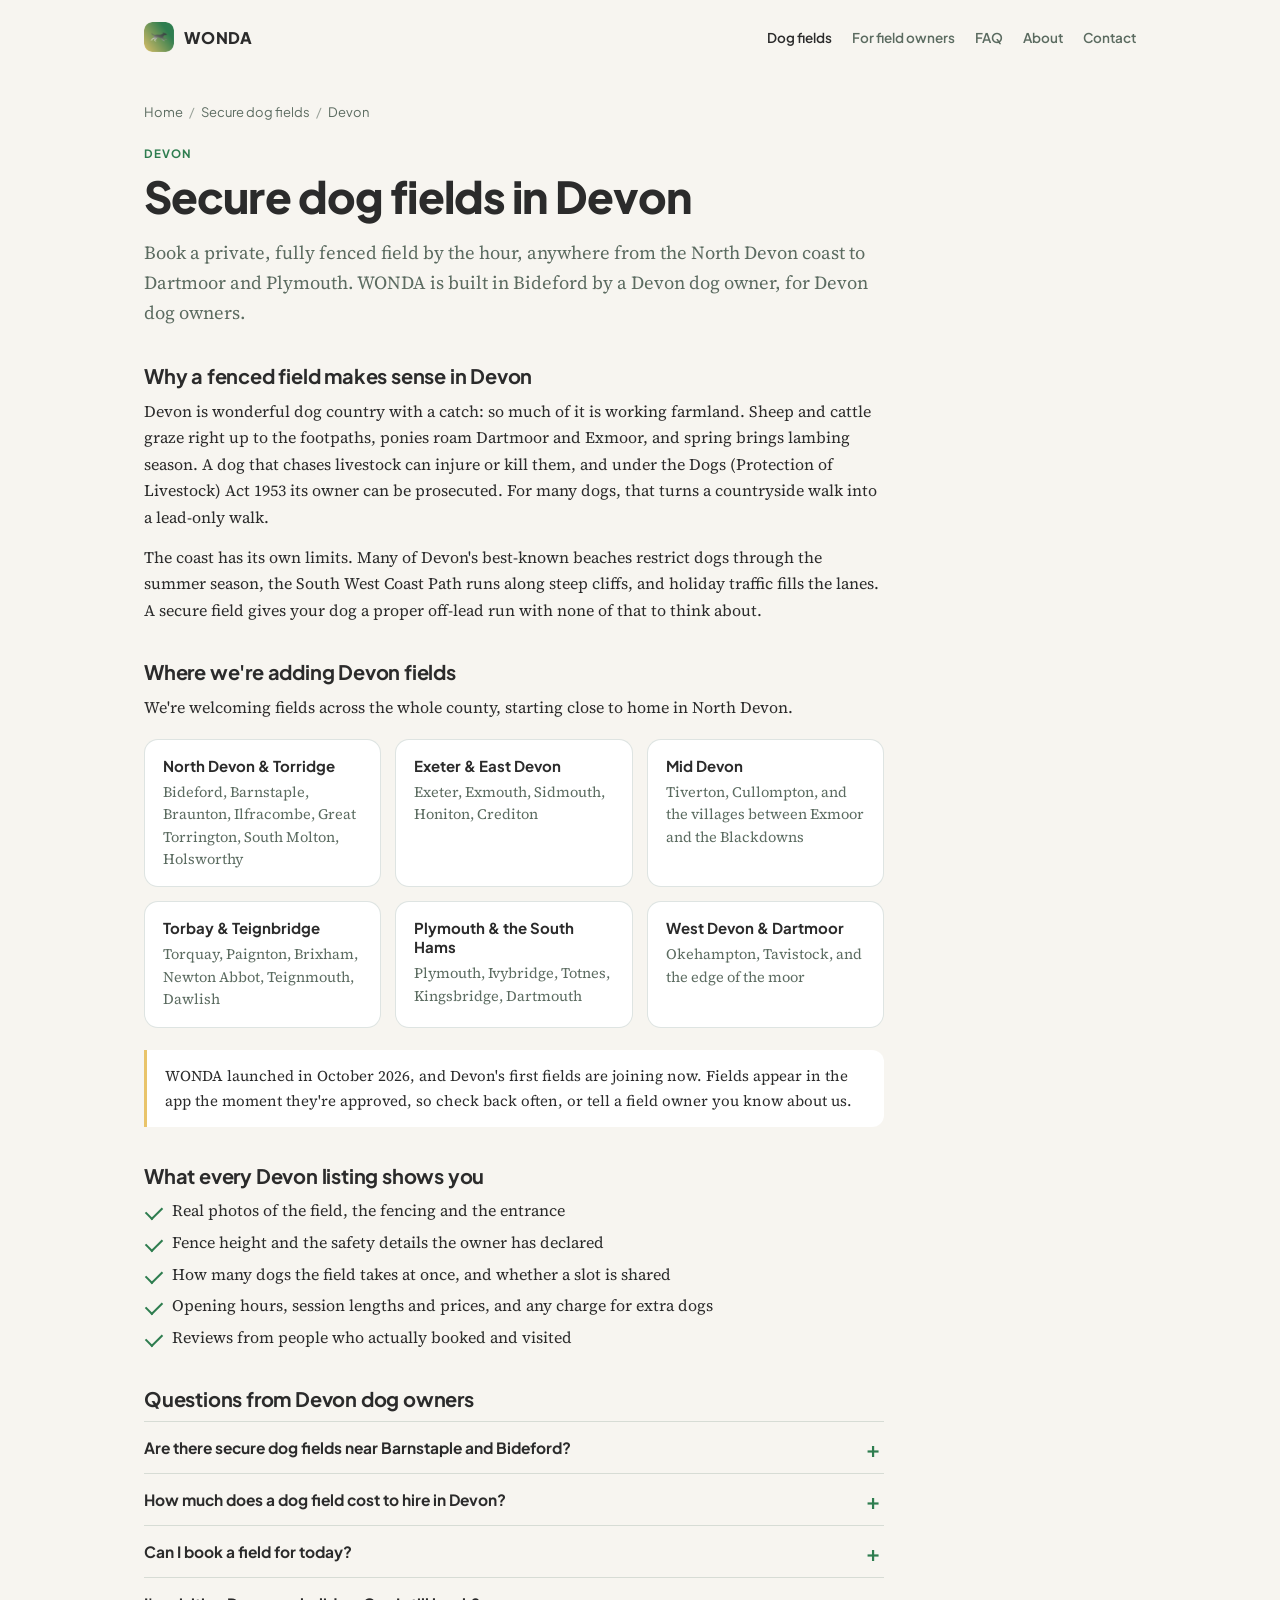
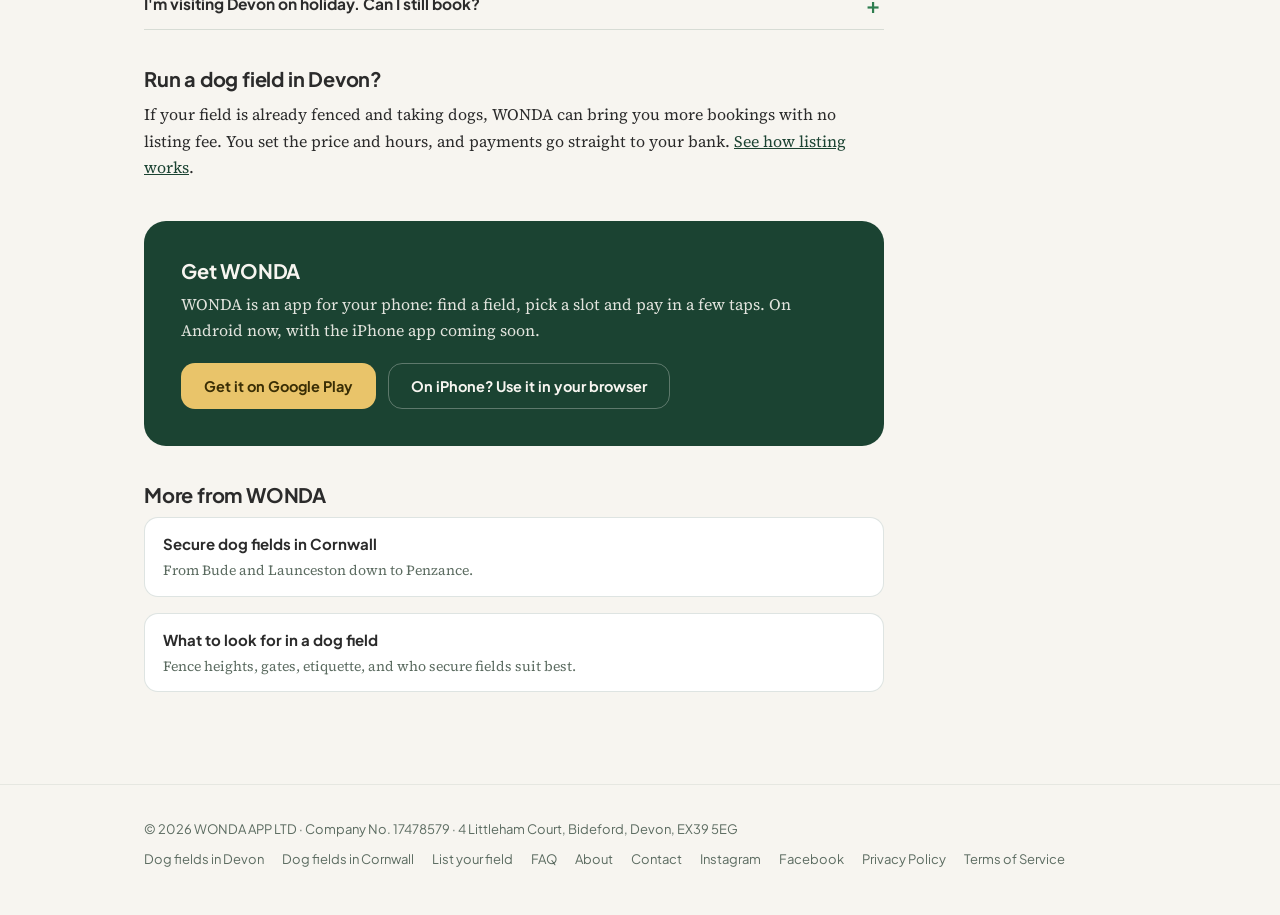
<file: secure-dog-fields/devon/index.html>
<!doctype html>
<html lang="en-GB">
<head>
<meta charset="utf-8">
<title>Secure Dog Fields in Devon | Book by the Hour | WONDA</title>
<link rel="canonical" href="https://wonda.dog/secure-dog-fields/devon/">
<meta name="viewport" content="width=device-width, initial-scale=1">
<meta name="description" content="Find and book private, securely fenced dog fields across Devon, from Bideford and Barnstaple to Exeter, Torbay and Plymouth. Built in North Devon by WONDA.">
<meta name="theme-color" content="#1B4332">
<meta property="og:type" content="website">
<meta property="og:site_name" content="WONDA">
<meta property="og:locale" content="en_GB">
<meta property="og:title" content="Secure Dog Fields in Devon | Book by the Hour | WONDA">
<meta property="og:description" content="Find and book private, securely fenced dog fields across Devon, from Bideford and Barnstaple to Exeter, Torbay and Plymouth. Built in North Devon by WONDA.">
<meta property="og:url" content="https://wonda.dog/secure-dog-fields/devon/">
<meta property="og:image" content="https://wonda.dog/assets/og-image.jpg">
<meta property="og:image:width" content="1200">
<meta property="og:image:height" content="630">
<meta property="og:image:alt" content="WONDA: book secure dog fields by the hour">
<meta name="twitter:card" content="summary_large_image">
<link rel="icon" href="/assets/favicon.png">
<link rel="apple-touch-icon" href="/assets/apple-touch-icon.png">
<link rel="preconnect" href="https://fonts.googleapis.com">
<link rel="preconnect" href="https://fonts.gstatic.com" crossorigin>
<link href="https://fonts.googleapis.com/css2?family=Plus+Jakarta+Sans:wght@500;600;700;800&family=Source+Serif+4:opsz,wght@8..60,400;8..60,500;8..60,600&display=swap" rel="stylesheet">
<link rel="stylesheet" href="/assets/page.css">
<script type="application/ld+json">{"@context": "https://schema.org", "@type": "WebPage", "@id": "https://wonda.dog/secure-dog-fields/devon/", "url": "https://wonda.dog/secure-dog-fields/devon/", "name": "Secure Dog Fields in Devon | Book by the Hour | WONDA", "description": "Find and book private, securely fenced dog fields across Devon, from Bideford and Barnstaple to Exeter, Torbay and Plymouth. Built in North Devon by WONDA.", "inLanguage": "en-GB", "isPartOf": {"@id": "https://wonda.dog/#website"}, "publisher": {"@id": "https://wonda.dog/#organization"}}</script>
<script type="application/ld+json">{"@context": "https://schema.org", "@type": "Service", "name": "Secure dog field booking in Devon", "serviceType": "Secure dog field hire", "provider": {"@id": "https://wonda.dog/#organization"}, "areaServed": {"@type": "AdministrativeArea", "name": "Devon, England"}, "url": "https://wonda.dog/secure-dog-fields/devon/"}</script>
<script type="application/ld+json">{"@context": "https://schema.org", "@type": "BreadcrumbList", "itemListElement": [{"@type": "ListItem", "position": 1, "name": "Home", "item": "https://wonda.dog/"}, {"@type": "ListItem", "position": 2, "name": "Secure dog fields", "item": "https://wonda.dog/secure-dog-fields/"}, {"@type": "ListItem", "position": 3, "name": "Devon", "item": "https://wonda.dog/secure-dog-fields/devon/"}]}</script>
<script type="application/ld+json">{"@context": "https://schema.org", "@type": "FAQPage", "mainEntity": [{"@type": "Question", "name": "Are there secure dog fields near Barnstaple and Bideford?", "acceptedAnswer": {"@type": "Answer", "text": "North Devon is where WONDA started, so it's where we're adding fields first, around Bideford, Barnstaple, Braunton, Torrington and the coast. Open the app to see which fields are live near you right now."}}, {"@type": "Question", "name": "How much does a dog field cost to hire in Devon?", "acceptedAnswer": {"@type": "Answer", "text": "Each field owner sets their own price for each session length. WONDA shows you the full cost, including our 50p booking fee, before you pay, so there are no surprises at the gate."}}, {"@type": "Question", "name": "Can I book a field for today?", "acceptedAnswer": {"@type": "Answer", "text": "Yes. Any open slot can be booked, including later the same day. If you're already at a field with a WONDA code on the gate, type the code into the app to book it on the spot."}}, {"@type": "Question", "name": "I'm visiting Devon on holiday. Can I still book?", "acceptedAnswer": {"@type": "Answer", "text": "Of course. Download the WONDA app on Android, or on an iPhone use it in your browser until the App Store version is out. All you need is an account and a card."}}]}</script>
</head>
<body>
<div class="wrap">
  <nav class="top" aria-label="Main">
    <a class="brand" href="/"><img src="/assets/logo-64.png" width="30" height="30" alt=""> WONDA</a>
    <div class="navlinks">
      <a class="navlink" href="/secure-dog-fields/" aria-current="page">Dog fields</a>
      <a class="navlink" href="/list-your-field/">For field owners</a>
      <a class="navlink" href="/faq/">FAQ</a>
      <a class="navlink" href="/about.html">About</a>
      <a class="navlink" href="/contact.html">Contact</a>
    </div>
  </nav>
</div>

<main>
  <div class="wrap">
    <article class="page wide">
      <ol class="crumbs" aria-label="Breadcrumb"><li><a href="/">Home</a></li><li><a href="/secure-dog-fields/">Secure dog fields</a></li><li aria-current="page">Devon</li></ol>
      <span class="eyebrow">Devon</span>
      <h1>Secure dog fields in Devon</h1>
      <p class="lede">
        Book a private, fully fenced field by the hour, anywhere from the North Devon coast to Dartmoor and
        Plymouth. WONDA is built in Bideford by a Devon dog owner, for Devon dog owners.
      </p>

      <h2>Why a fenced field makes sense in Devon</h2>
      <p>
        Devon is wonderful dog country with a catch: so much of it is working farmland. Sheep and cattle graze
        right up to the footpaths, ponies roam Dartmoor and Exmoor, and spring brings lambing season. A dog that
        chases livestock can injure or kill them, and under the Dogs (Protection of Livestock) Act 1953 its owner
        can be prosecuted. For many dogs, that turns a countryside walk into a lead-only walk.
      </p>
      <p>
        The coast has its own limits. Many of Devon's best-known beaches restrict dogs through the summer
        season, the South West Coast Path runs along steep cliffs, and holiday traffic fills the lanes. A secure
        field gives your dog a proper off-lead run with none of that to think about.
      </p>

      <h2>Where we're adding Devon fields</h2>
      <p>We're welcoming fields across the whole county, starting close to home in North Devon.</p>
      <div class="areas">
        <div class="area"><h3>North Devon &amp; Torridge</h3><p>Bideford, Barnstaple, Braunton, Ilfracombe, Great Torrington, South Molton, Holsworthy</p></div>
        <div class="area"><h3>Exeter &amp; East Devon</h3><p>Exeter, Exmouth, Sidmouth, Honiton, Crediton</p></div>
        <div class="area"><h3>Mid Devon</h3><p>Tiverton, Cullompton, and the villages between Exmoor and the Blackdowns</p></div>
        <div class="area"><h3>Torbay &amp; Teignbridge</h3><p>Torquay, Paignton, Brixham, Newton Abbot, Teignmouth, Dawlish</p></div>
        <div class="area"><h3>Plymouth &amp; the South Hams</h3><p>Plymouth, Ivybridge, Totnes, Kingsbridge, Dartmouth</p></div>
        <div class="area"><h3>West Devon &amp; Dartmoor</h3><p>Okehampton, Tavistock, and the edge of the moor</p></div>
      </div>

      <div class="note">
        <p>
          WONDA launched in October 2026, and Devon's first fields are joining now. Fields appear in the app the
          moment they're approved, so check back often, or tell a field owner you know about us.
        </p>
      </div>

      <h2>What every Devon listing shows you</h2>
      <ul class="checklist">
        <li>Real photos of the field, the fencing and the entrance</li>
        <li>Fence height and the safety details the owner has declared</li>
        <li>How many dogs the field takes at once, and whether a slot is shared</li>
        <li>Opening hours, session lengths and prices, and any charge for extra dogs</li>
        <li>Reviews from people who actually booked and visited</li>
      </ul>

      <h2>Questions from Devon dog owners</h2>
      <div class="faq">
<details><summary>Are there secure dog fields near Barnstaple and Bideford?</summary><div class="answer"><p>North Devon is where WONDA started, so it's where we're adding fields first, around Bideford, Barnstaple, Braunton, Torrington and the coast. Open the app to see which fields are live near you right now.</p></div></details>
<details><summary>How much does a dog field cost to hire in Devon?</summary><div class="answer"><p>Each field owner sets their own price for each session length. WONDA shows you the full cost, including our 50p booking fee, before you pay, so there are no surprises at the gate.</p></div></details>
<details><summary>Can I book a field for today?</summary><div class="answer"><p>Yes. Any open slot can be booked, including later the same day. If you're already at a field with a WONDA code on the gate, type the code into the app to book it on the spot.</p></div></details>
<details><summary>I&#x27;m visiting Devon on holiday. Can I still book?</summary><div class="answer"><p>Of course. Download the WONDA app on Android, or on an iPhone use it in your browser until the App Store version is out. All you need is an account and a card.</p></div></details>
</div>

      <h2>Run a dog field in Devon?</h2>
      <p>
        If your field is already fenced and taking dogs, WONDA can bring you more bookings with no listing fee.
        You set the price and hours, and payments go straight to your bank.
        <a class="text" href="/list-your-field/">See how listing works</a>.
      </p>

      <div class="cta-band">
        <h2>Get WONDA</h2>
        <p>WONDA is an app for your phone: find a field, pick a slot and pay in a few taps. On Android now, with the iPhone app coming soon.</p>
        <div class="cta-row">
          <a class="btn btn-primary" href="https://play.google.com/store/apps/details?id=dog.wonda.app">Get it on Google Play</a>
          <a class="btn btn-ghost" href="https://wonda.expo.app">On iPhone? Use it in your browser</a>
        </div>
      </div>

      <h2>More from WONDA</h2>
      <ul class="related">
        <li><a href="/secure-dog-fields/cornwall/">Secure dog fields in Cornwall<span>From Bude and Launceston down to Penzance.</span></a></li>
        <li><a href="/secure-dog-fields/">What to look for in a dog field<span>Fence heights, gates, etiquette, and who secure fields suit best.</span></a></li>
      </ul>
    </article>
  </div>
</main>

<footer>
  <div class="wrap">
    <div class="foot-row">
      <span>&copy; 2026 WONDA APP LTD · Company No. 17478579 · 4 Littleham Court, Bideford, Devon, EX39 5EG</span>
      <div class="foot-links">
        <a href="/secure-dog-fields/devon/">Dog fields in Devon</a>
        <a href="/secure-dog-fields/cornwall/">Dog fields in Cornwall</a>
        <a href="/list-your-field/">List your field</a>
        <a href="/faq/">FAQ</a>
        <a href="/about.html">About</a>
        <a href="/contact.html">Contact</a>
        <a href="https://www.instagram.com/wonda.app/" target="_blank" rel="me noopener">Instagram</a>
        <a href="https://www.facebook.com/p/WONDA-Dog-Field-Booking-61595348762014/" target="_blank" rel="me noopener">Facebook</a>
        <a href="/privacy.html">Privacy Policy</a>
        <a href="/terms.html">Terms of Service</a>
      </div>
    </div>
  </div>
</footer>

</body>
</html>
</file>
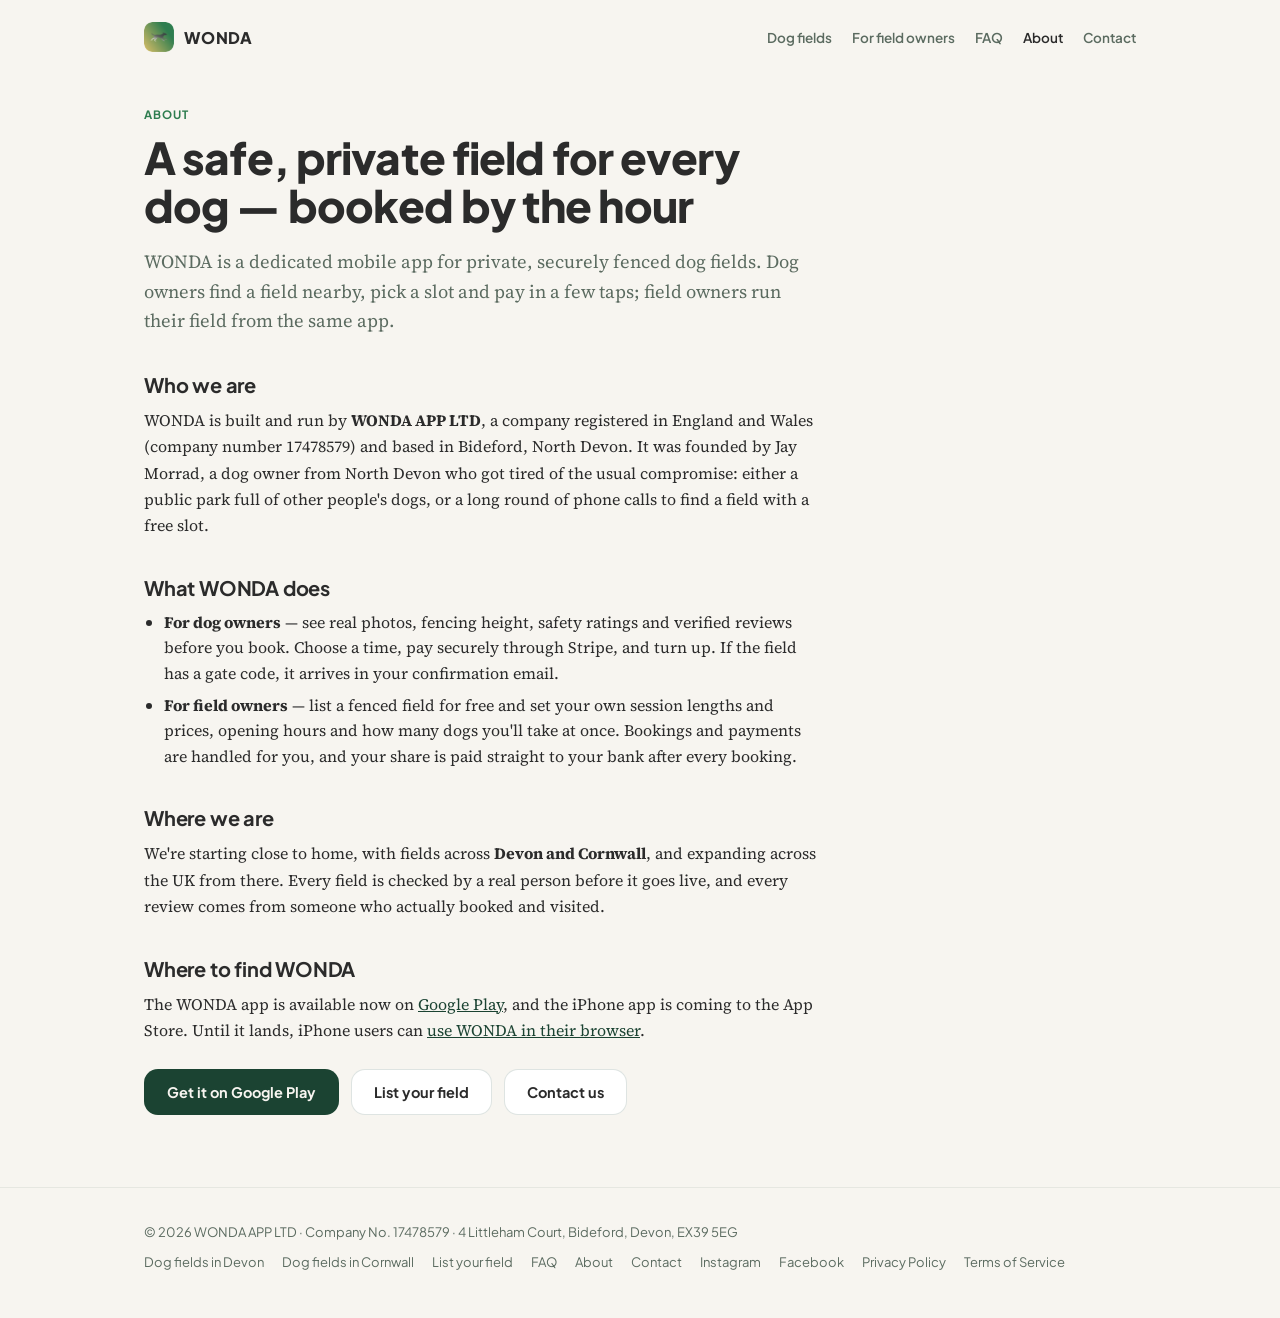
<file: about.html>
<!doctype html>
<html lang="en-GB">
<head>
<meta charset="utf-8">
<title>About WONDA — WONDA APP LTD, North Devon</title>
<link rel="canonical" href="https://wonda.dog/about.html">
<meta name="viewport" content="width=device-width, initial-scale=1">
<meta name="description" content="WONDA is a UK mobile app for booking private, securely fenced dog fields, built and run by WONDA APP LTD in Bideford, North Devon. Starting in Devon and Cornwall.">
<meta name="theme-color" content="#1B4332">
<meta property="og:type" content="website">
<meta property="og:site_name" content="WONDA">
<meta property="og:locale" content="en_GB">
<meta property="og:title" content="About WONDA — WONDA APP LTD, North Devon">
<meta property="og:description" content="WONDA is a UK mobile app for booking private, securely fenced dog fields, built and run by WONDA APP LTD in Bideford, North Devon. Starting in Devon and Cornwall.">
<meta property="og:url" content="https://wonda.dog/about.html">
<meta property="og:image" content="https://wonda.dog/assets/og-image.jpg">
<meta property="og:image:width" content="1200">
<meta property="og:image:height" content="630">
<meta property="og:image:alt" content="WONDA: book secure dog fields by the hour">
<meta name="twitter:card" content="summary_large_image">
<link rel="apple-touch-icon" href="/assets/apple-touch-icon.png">
<link rel="icon" href="assets/favicon.png">
<link rel="preconnect" href="https://fonts.googleapis.com">
<link rel="preconnect" href="https://fonts.gstatic.com" crossorigin>
<link href="https://fonts.googleapis.com/css2?family=Plus+Jakarta+Sans:wght@500;600;700;800&family=Source+Serif+4:opsz,wght@8..60,400;8..60,500;8..60,600&display=swap" rel="stylesheet">
<link rel="stylesheet" href="assets/page.css">
</head>
<body>

<div class="wrap">
  <nav class="top">
    <a class="brand" href="/"><img src="/assets/logo-64.png" width="30" height="30" alt=""> WONDA</a>
    <div class="navlinks">
      <a class="navlink" href="/secure-dog-fields/">Dog fields</a>
      <a class="navlink" href="/list-your-field/">For field owners</a>
      <a class="navlink" href="/faq/">FAQ</a>
      <a class="navlink" href="/about.html" aria-current="page">About</a>
      <a class="navlink" href="/contact.html">Contact</a>
    </div>
  </nav>
</div>

<main>
  <div class="wrap">
    <div class="page">
      <span class="eyebrow">About</span>
      <h1>A safe, private field for every dog — booked by the hour</h1>
      <p class="lede">
        WONDA is a dedicated mobile app for private, securely fenced dog fields. Dog owners find a field
        nearby, pick a slot and pay in a few taps; field owners run their field from the same app.
      </p>

      <h2>Who we are</h2>
      <p>
        WONDA is built and run by <strong>WONDA APP LTD</strong>, a company registered in England and Wales
        (company number 17478579) and based in Bideford, North Devon. It was founded by Jay Morrad, a dog
        owner from North Devon who got tired of the usual compromise: either a public park full of other
        people's dogs, or a long round of phone calls to find a field with a free slot.
      </p>

      <h2>What WONDA does</h2>
      <ul>
        <li><strong>For dog owners</strong> — see real photos, fencing height, safety ratings and verified
          reviews before you book. Choose a time, pay securely through Stripe, and turn up. If the field has a
          gate code, it arrives in your confirmation email.</li>
        <li><strong>For field owners</strong> — list a fenced field for free and set your own session lengths and prices,
          opening hours and how many dogs you'll take at once. Bookings and payments are handled for you, and
          your share is paid straight to your bank after every booking.</li>
      </ul>

      <h2>Where we are</h2>
      <p>
        We're starting close to home, with fields across <strong>Devon and Cornwall</strong>, and expanding
        across the UK from there. Every field is checked by a real person before it goes live, and every
        review comes from someone who actually booked and visited.
      </p>

      <h2>Where to find WONDA</h2>
      <p>
        The WONDA app is available now on
        <a class="text" href="https://play.google.com/store/apps/details?id=dog.wonda.app">Google Play</a>,
        and the iPhone app is coming to the App Store. Until it lands, iPhone users can
        <a class="text" href="https://wonda.expo.app">use WONDA in their browser</a>.
      </p>

      <div class="cta-row">
        <a class="btn btn-primary" href="https://play.google.com/store/apps/details?id=dog.wonda.app">Get it on Google Play</a>
        <a class="btn btn-ghost" href="/list-your-field/">List your field</a>
        <a class="btn btn-ghost" href="contact.html">Contact us</a>
      </div>
    </div>
  </div>
</main>

<footer>
  <div class="wrap">
    <div class="foot-row">
      <span>&copy; 2026 WONDA APP LTD · Company No. 17478579 · 4 Littleham Court, Bideford, Devon, EX39 5EG</span>
      <div class="foot-links">
        <a href="/secure-dog-fields/devon/">Dog fields in Devon</a>
        <a href="/secure-dog-fields/cornwall/">Dog fields in Cornwall</a>
        <a href="/list-your-field/">List your field</a>
        <a href="/faq/">FAQ</a>
        <a href="/about.html">About</a>
        <a href="/contact.html">Contact</a>
        <a href="https://www.instagram.com/wonda.app/" target="_blank" rel="me noopener">Instagram</a>
        <a href="https://www.facebook.com/p/WONDA-Dog-Field-Booking-61595348762014/" target="_blank" rel="me noopener">Facebook</a>
        <a href="/privacy.html">Privacy Policy</a>
        <a href="/terms.html">Terms of Service</a>
      </div>
    </div>
  </div>
</footer>

</body>
</html>
</file>
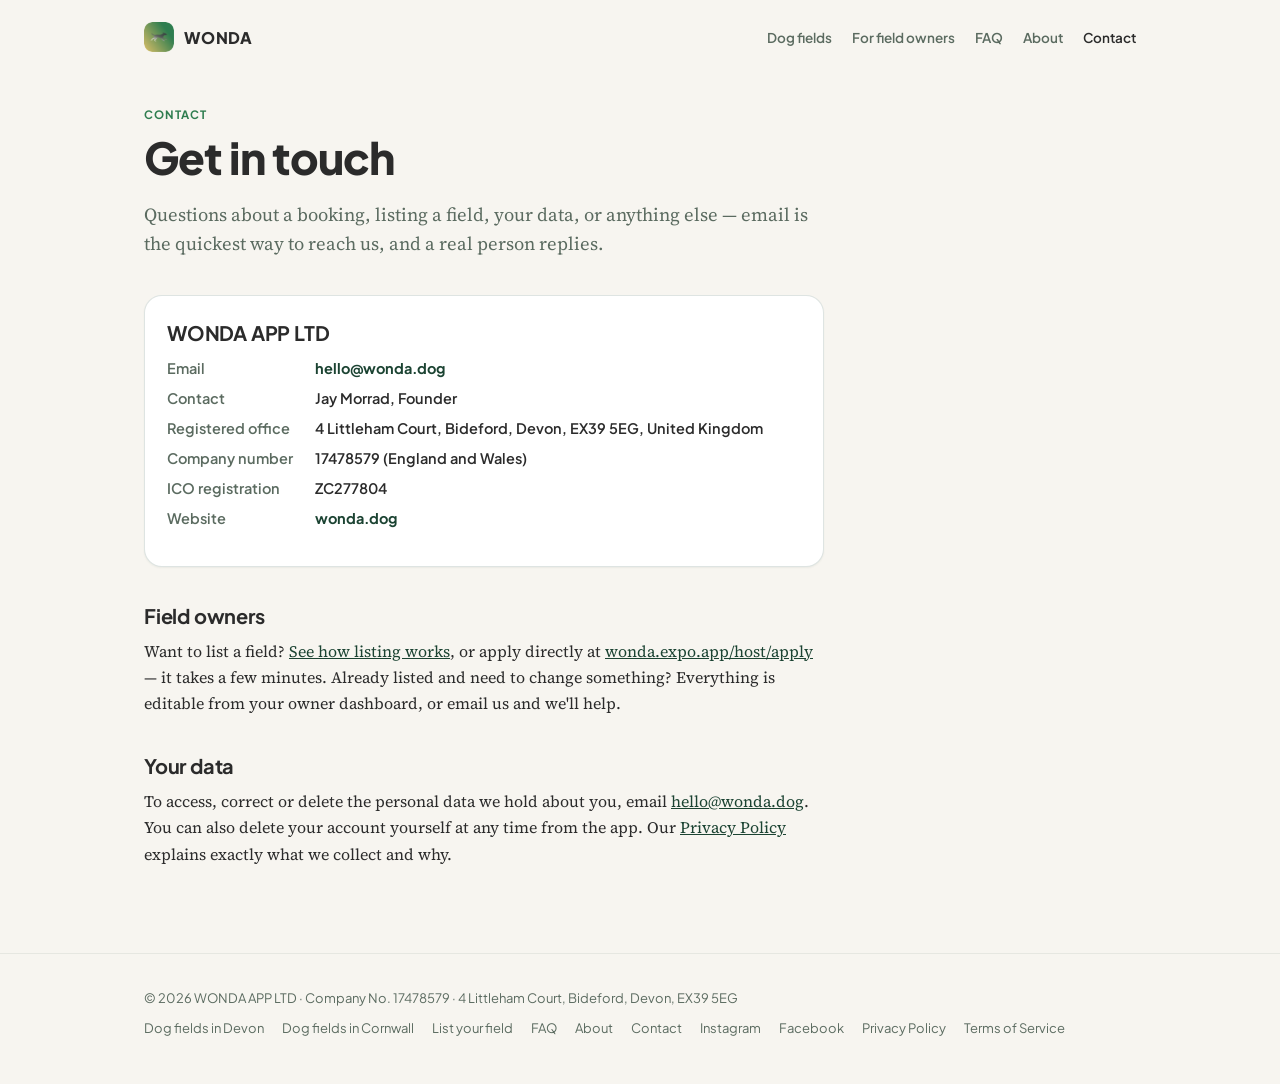
<file: contact.html>
<!doctype html>
<html lang="en-GB">
<head>
<meta charset="utf-8">
<title>Contact WONDA — WONDA APP LTD</title>
<link rel="canonical" href="https://wonda.dog/contact.html">
<meta name="viewport" content="width=device-width, initial-scale=1">
<meta name="description" content="Contact WONDA APP LTD. Email hello@wonda.dog. Registered office: 4 Littleham Court, Bideford, Devon, EX39 5EG. Company number 17478579.">
<meta name="theme-color" content="#1B4332">
<meta property="og:type" content="website">
<meta property="og:site_name" content="WONDA">
<meta property="og:locale" content="en_GB">
<meta property="og:title" content="Contact WONDA — WONDA APP LTD">
<meta property="og:description" content="Contact WONDA APP LTD. Email hello@wonda.dog. Registered office: 4 Littleham Court, Bideford, Devon, EX39 5EG. Company number 17478579.">
<meta property="og:url" content="https://wonda.dog/contact.html">
<meta property="og:image" content="https://wonda.dog/assets/og-image.jpg">
<meta property="og:image:width" content="1200">
<meta property="og:image:height" content="630">
<meta property="og:image:alt" content="WONDA: book secure dog fields by the hour">
<meta name="twitter:card" content="summary_large_image">
<link rel="apple-touch-icon" href="/assets/apple-touch-icon.png">
<link rel="icon" href="assets/favicon.png">
<link rel="preconnect" href="https://fonts.googleapis.com">
<link rel="preconnect" href="https://fonts.gstatic.com" crossorigin>
<link href="https://fonts.googleapis.com/css2?family=Plus+Jakarta+Sans:wght@500;600;700;800&family=Source+Serif+4:opsz,wght@8..60,400;8..60,500;8..60,600&display=swap" rel="stylesheet">
<link rel="stylesheet" href="assets/page.css">
</head>
<body>

<div class="wrap">
  <nav class="top">
    <a class="brand" href="/"><img src="/assets/logo-64.png" width="30" height="30" alt=""> WONDA</a>
    <div class="navlinks">
      <a class="navlink" href="/secure-dog-fields/">Dog fields</a>
      <a class="navlink" href="/list-your-field/">For field owners</a>
      <a class="navlink" href="/faq/">FAQ</a>
      <a class="navlink" href="/about.html">About</a>
      <a class="navlink" href="/contact.html" aria-current="page">Contact</a>
    </div>
  </nav>
</div>

<main>
  <div class="wrap">
    <div class="page">
      <span class="eyebrow">Contact</span>
      <h1>Get in touch</h1>
      <p class="lede">
        Questions about a booking, listing a field, your data, or anything else — email is the quickest way to
        reach us, and a real person replies.
      </p>

      <div class="card">
        <h2>WONDA APP LTD</h2>
        <dl class="meta">
          <dt>Email</dt>
          <dd><a href="mailto:hello@wonda.dog">hello@wonda.dog</a></dd>

          <dt>Contact</dt>
          <dd>Jay Morrad, Founder</dd>

          <dt>Registered office</dt>
          <dd>4 Littleham Court, Bideford, Devon, EX39 5EG, United Kingdom</dd>

          <dt>Company number</dt>
          <dd>17478579 (England and Wales)</dd>

          <dt>ICO registration</dt>
          <dd>ZC277804</dd>

          <dt>Website</dt>
          <dd><a href="https://wonda.dog">wonda.dog</a></dd>
        </dl>
      </div>

      <h2>Field owners</h2>
      <p>
        Want to list a field? <a class="text" href="/list-your-field/">See how listing works</a>, or apply directly at
        <a class="text" href="https://wonda.expo.app/host/apply">wonda.expo.app/host/apply</a> — it takes a
        few minutes. Already listed and need to change something? Everything is editable from your owner
        dashboard, or email us and we'll help.
      </p>

      <h2>Your data</h2>
      <p>
        To access, correct or delete the personal data we hold about you, email
        <a class="text" href="mailto:hello@wonda.dog">hello@wonda.dog</a>. You can also delete your account
        yourself at any time from the app. Our <a class="text" href="privacy.html">Privacy Policy</a> explains
        exactly what we collect and why.
      </p>
    </div>
  </div>
</main>

<footer>
  <div class="wrap">
    <div class="foot-row">
      <span>&copy; 2026 WONDA APP LTD · Company No. 17478579 · 4 Littleham Court, Bideford, Devon, EX39 5EG</span>
      <div class="foot-links">
        <a href="/secure-dog-fields/devon/">Dog fields in Devon</a>
        <a href="/secure-dog-fields/cornwall/">Dog fields in Cornwall</a>
        <a href="/list-your-field/">List your field</a>
        <a href="/faq/">FAQ</a>
        <a href="/about.html">About</a>
        <a href="/contact.html">Contact</a>
        <a href="https://www.instagram.com/wonda.app/" target="_blank" rel="me noopener">Instagram</a>
        <a href="https://www.facebook.com/p/WONDA-Dog-Field-Booking-61595348762014/" target="_blank" rel="me noopener">Facebook</a>
        <a href="/privacy.html">Privacy Policy</a>
        <a href="/terms.html">Terms of Service</a>
      </div>
    </div>
  </div>
</footer>

</body>
</html>
</file>
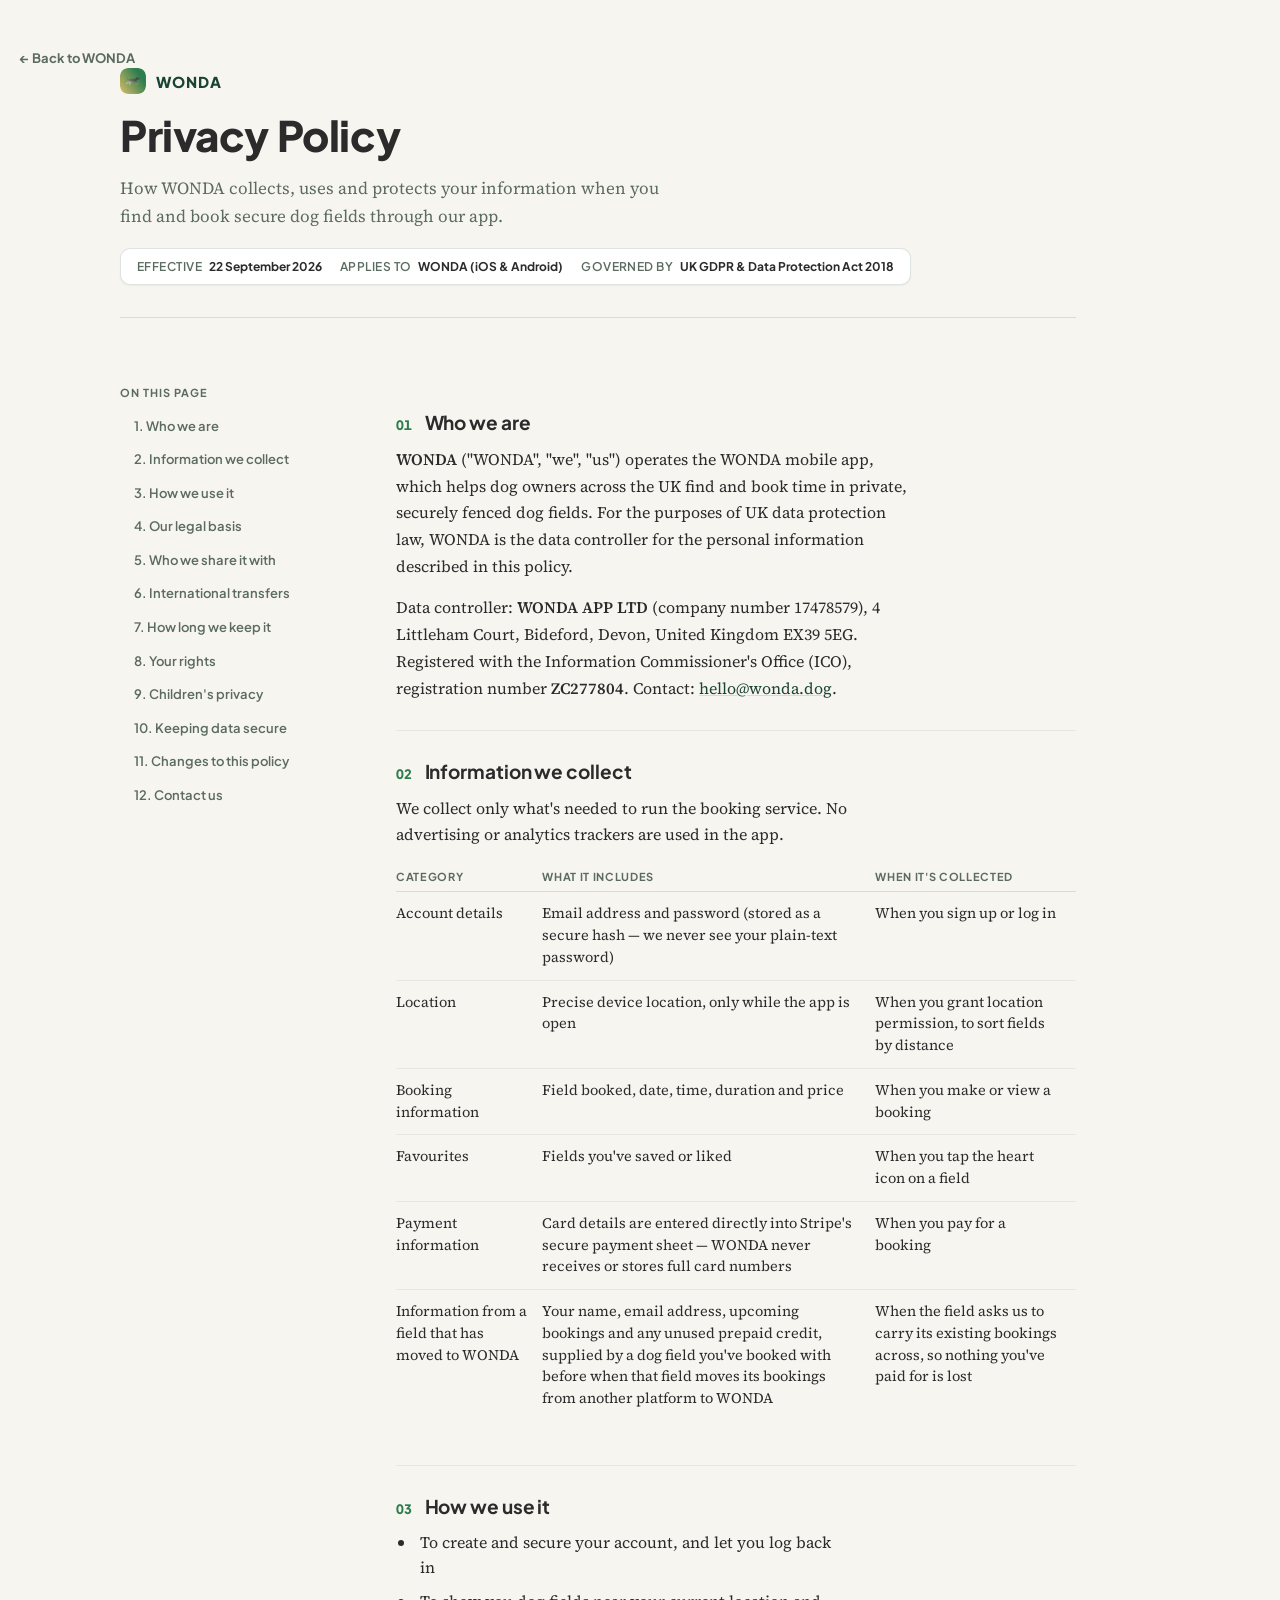
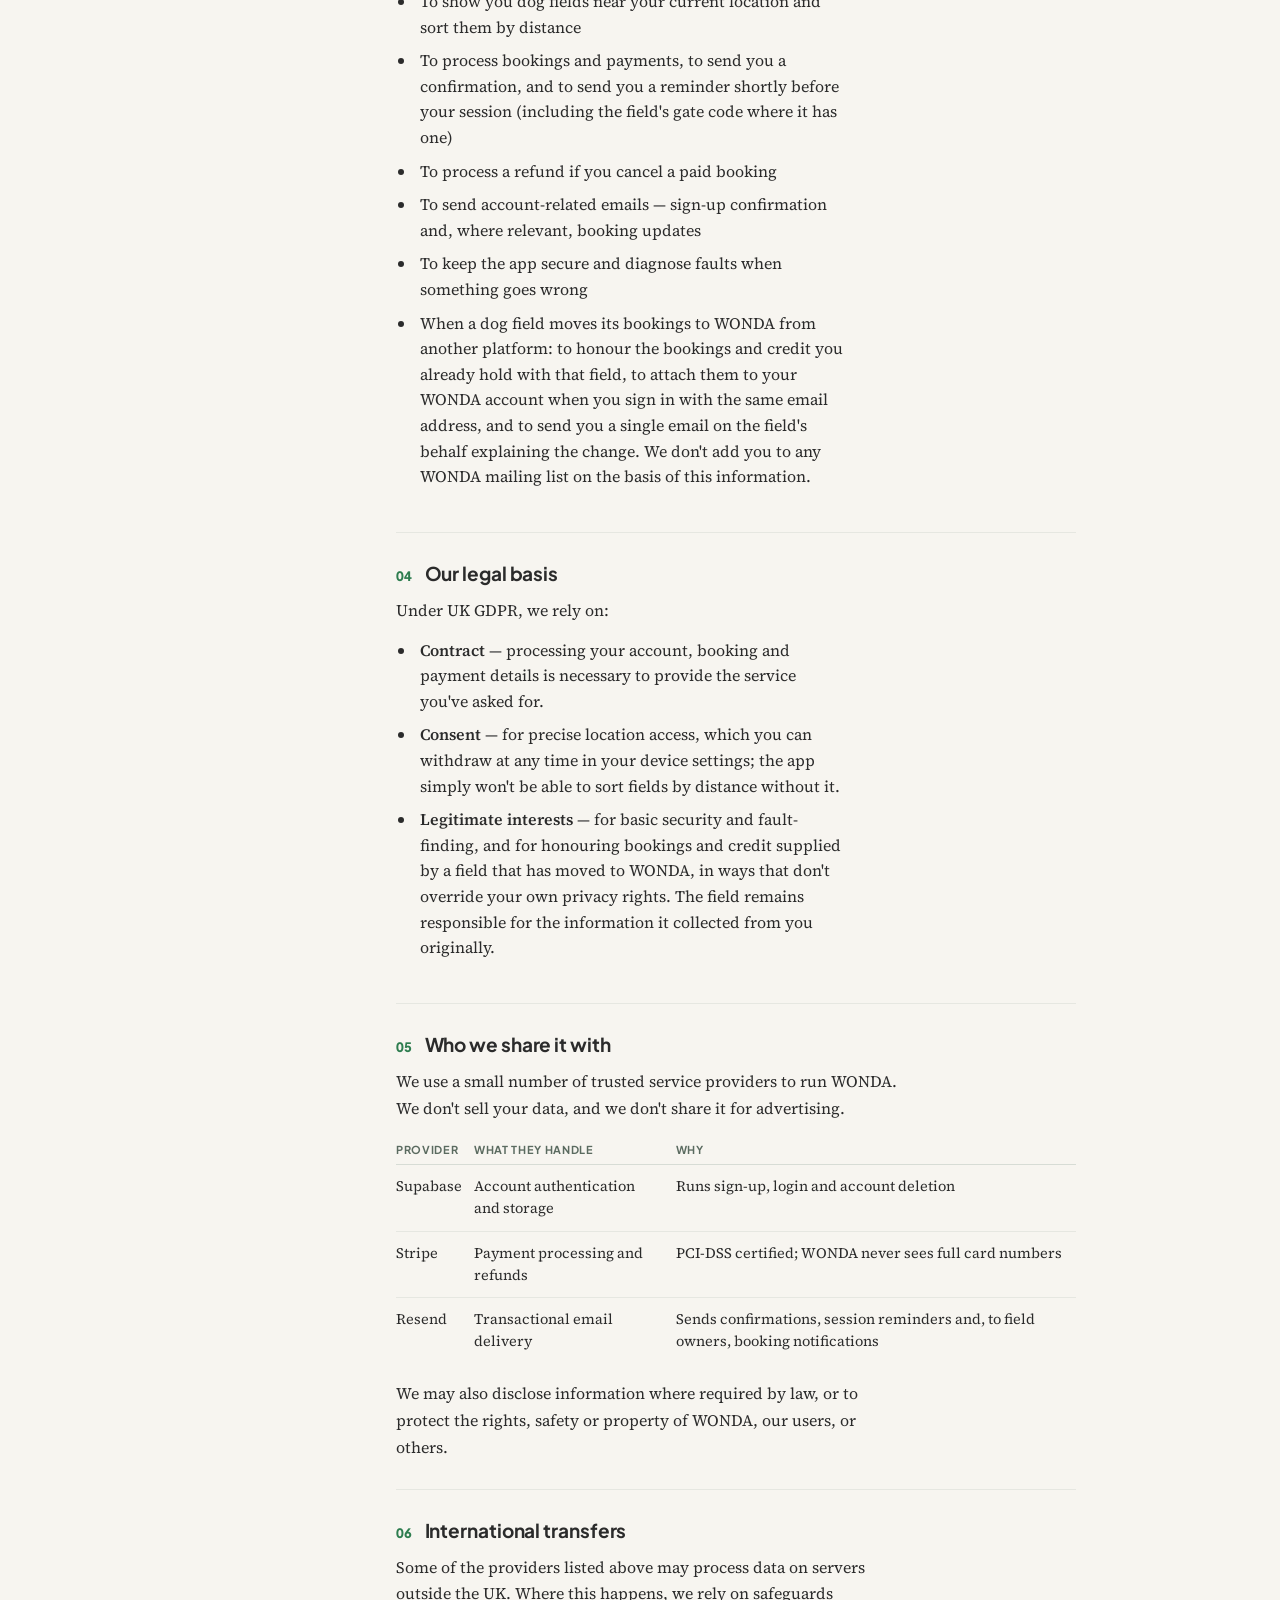
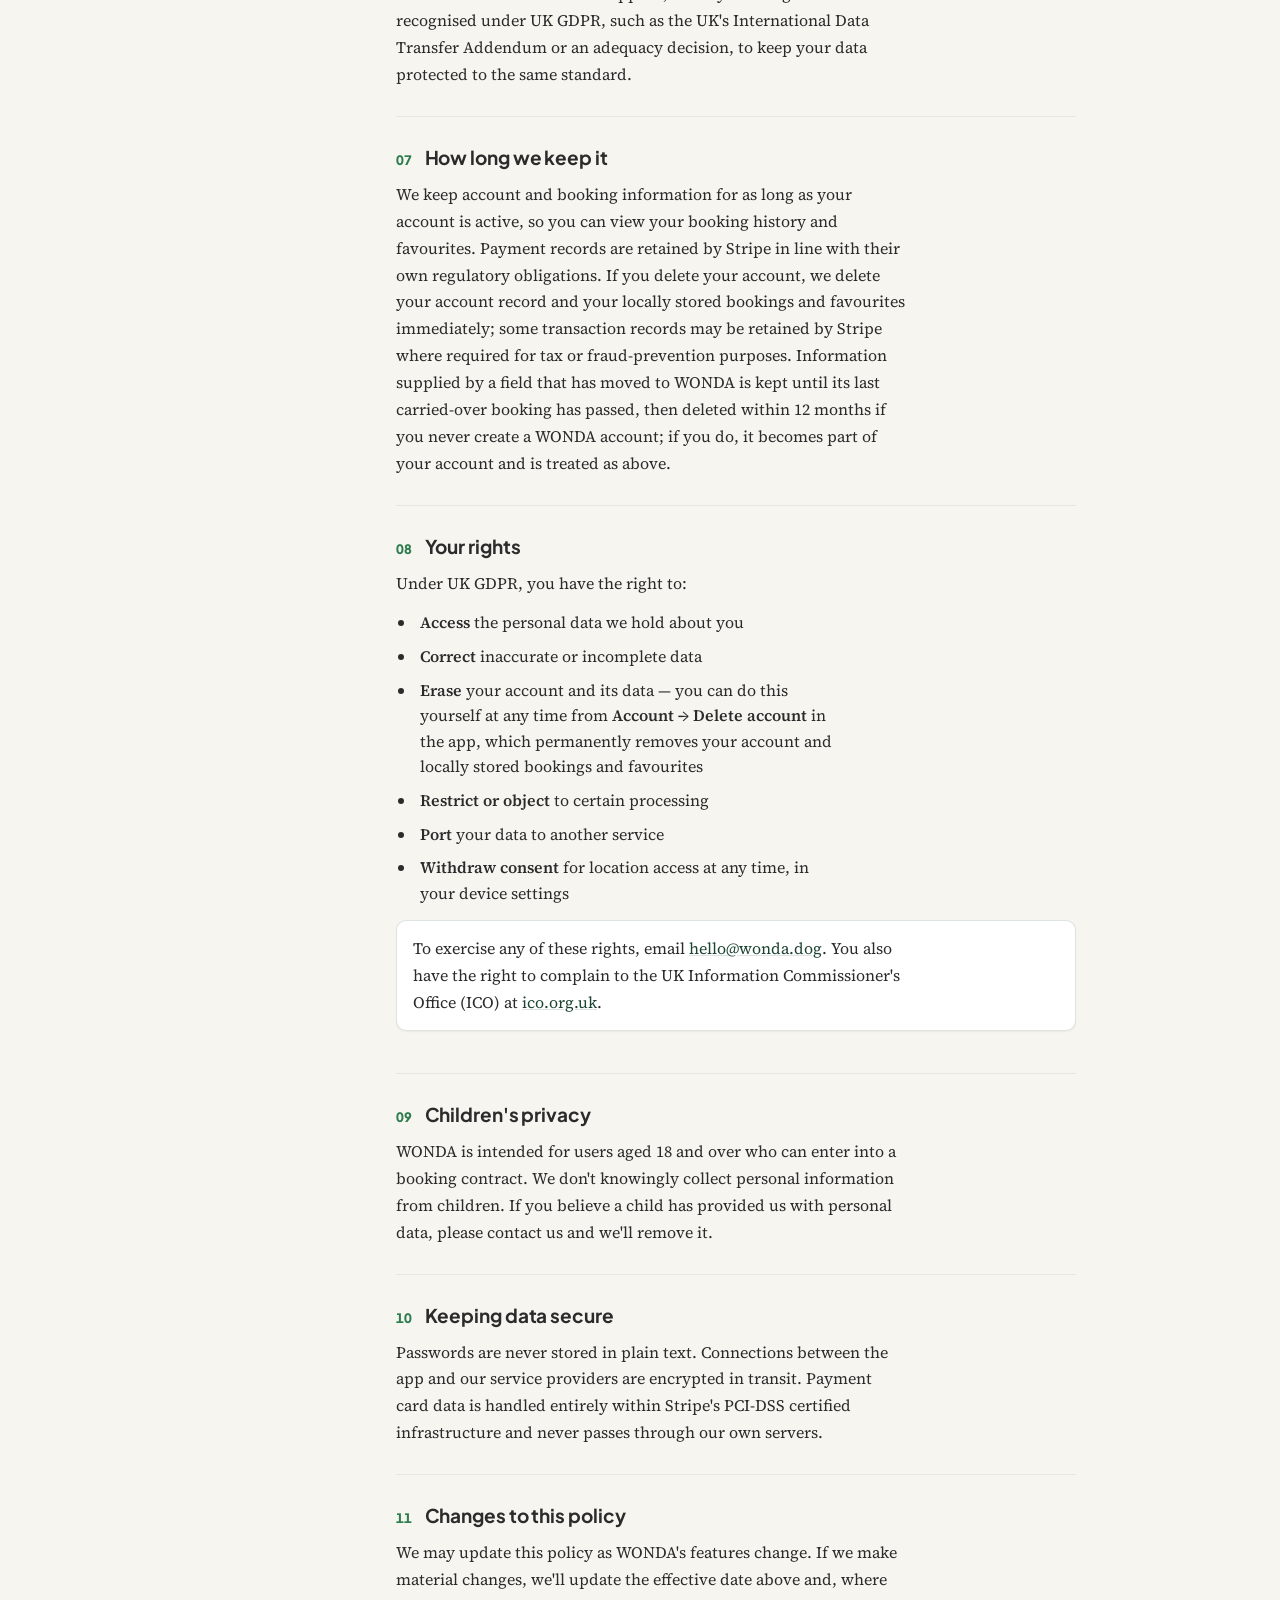
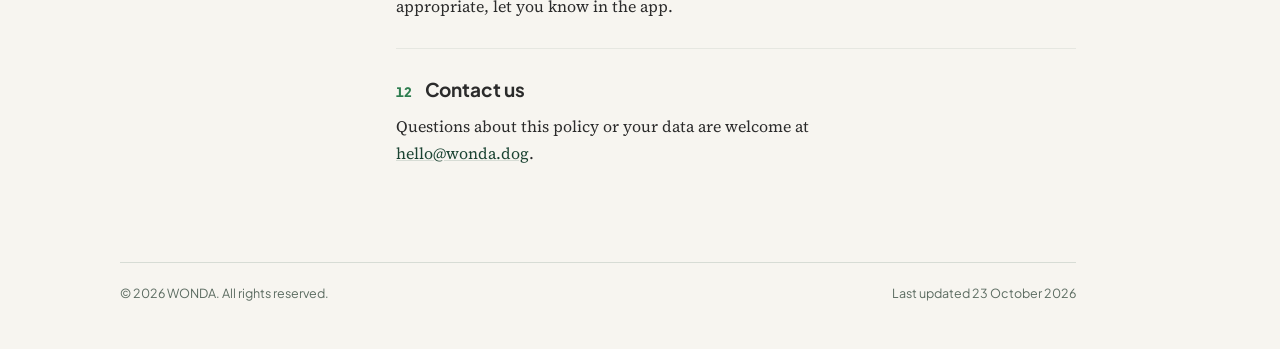
<file: privacy.html>
<!doctype html>
<html lang="en-GB">
<head>
<meta charset="utf-8">
<meta name="viewport" content="width=device-width,initial-scale=1,viewport-fit=cover">
<title>WONDA Privacy Policy</title>
<meta name="description" content="How WONDA APP LTD collects, uses and protects your personal data when you book or list a secure dog field, and how to access or delete it.">
<meta name="theme-color" content="#1B4332">
<meta property="og:type" content="website">
<meta property="og:site_name" content="WONDA">
<meta property="og:locale" content="en_GB">
<meta property="og:title" content="WONDA Privacy Policy">
<meta property="og:description" content="How WONDA APP LTD collects, uses and protects your personal data when you book or list a secure dog field, and how to access or delete it.">
<meta property="og:url" content="https://wonda.dog/privacy.html">
<meta property="og:image" content="https://wonda.dog/assets/og-image.jpg">
<meta property="og:image:width" content="1200">
<meta property="og:image:height" content="630">
<meta property="og:image:alt" content="WONDA: book secure dog fields by the hour">
<meta name="twitter:card" content="summary_large_image">
<link rel="apple-touch-icon" href="/assets/apple-touch-icon.png">
<link rel="icon" href="/assets/favicon.png">
<style>:root{color-scheme:light;box-sizing:border-box;padding-top:env(safe-area-inset-top,0px);padding-bottom:env(safe-area-inset-bottom,0px)}html{scroll-padding-top:env(safe-area-inset-top,0px)}body{margin:0;padding:0;font:14px -apple-system,BlinkMacSystemFont,sans-serif;background:#faf9f5;color:#141413}img{max-width:100%}[hidden]:not([hidden=until-found i]){display:none!important}</style>
<link rel="canonical" href="https://wonda.dog/privacy.html">
<link rel="preconnect" href="https://fonts.googleapis.com">
<link rel="preconnect" href="https://fonts.gstatic.com" crossorigin>
<link href="https://fonts.googleapis.com/css2?family=Plus+Jakarta+Sans:wght@500;600;700;800&family=Source+Serif+4:opsz,wght@8..60,400;8..60,500;8..60,600&display=swap" rel="stylesheet">
<style>
  :root{
    --bg:#F7F5F0;
    --surface:#FFFFFF;
    --ink:#2B2B2B;
    --ink-muted:#5B6B60;
    --accent:#2E7D4F;
    --accent-deep:#1B4332;
    --gold:#E9C46A;
    --border:rgba(27,67,50,0.14);
    --border-soft:rgba(27,67,50,0.08);
    --note-bg:#FBF3DC;
    --note-border:#D9B65B;
    --note-ink:#5C4A15;
    --shadow: 0 1px 2px rgba(27,67,50,0.06);
  }
  @media (prefers-color-scheme: dark){
    :root:not([data-theme="light"]){
      --bg:#122019;
      --surface:#17251D;
      --ink:#F2EEE3;
      --ink-muted:#9AA79C;
      --accent:#7FCC9E;
      --accent-deep:#7FCC9E;
      --gold:#E9C46A;
      --border:rgba(255,255,255,0.10);
      --border-soft:rgba(255,255,255,0.06);
      --note-bg:#2A2410;
      --note-border:#8A6D1F;
      --note-ink:#E9C46A;
      --shadow: 0 1px 2px rgba(0,0,0,0.3);
    }
  }
  :root[data-theme="dark"]{
    --bg:#122019;
    --surface:#17251D;
    --ink:#F2EEE3;
    --ink-muted:#9AA79C;
    --accent:#7FCC9E;
    --accent-deep:#7FCC9E;
    --gold:#E9C46A;
    --border:rgba(255,255,255,0.10);
    --border-soft:rgba(255,255,255,0.06);
    --note-bg:#2A2410;
    --note-border:#8A6D1F;
    --note-ink:#E9C46A;
    --shadow: 0 1px 2px rgba(0,0,0,0.3);
  }

  *{box-sizing:border-box;}
  body{
    background:var(--bg);
    color:var(--ink);
    font-family:'Source Serif 4', Georgia, 'Times New Roman', serif;
    padding-inline:20px;
    padding-block:48px;
  }
  h1,h2,.eyebrow,.stamp,nav.toc,.btn,.wordmark{
    font-family:'Plus Jakarta Sans', system-ui, -apple-system, sans-serif;
  }

  .page{
    max-width:1040px;
    margin-inline:auto;
    display:grid;
    grid-template-columns:220px minmax(0,680px);
    gap:56px;
    align-items:start;
  }
  @media (max-width:860px){
    .page{grid-template-columns:1fr;}
  }

  /* ---- Header / stamp ---- */
  header.doc-header{
    grid-column:1 / -1;
    display:flex;
    flex-direction:column;
    gap:18px;
    padding-bottom:32px;
    border-bottom:1px solid var(--border);
    margin-bottom:8px;
  }
  .wordmark{
    display:flex;
    align-items:center;
    gap:10px;
    font-weight:800;
    font-size:15px;
    letter-spacing:0.06em;
    color:var(--accent-deep);
  }
  .wordmark .mark{
    width:26px;height:26px;border-radius:8px;
    display:block;
    flex:none;
  }
  h1.title{
    font-size:clamp(30px, 4.4vw, 42px);
    font-weight:800;
    line-height:1.08;
    letter-spacing:-0.01em;
    text-wrap:balance;
    margin:0;
    color:var(--ink);
  }
  .stamp{
    display:inline-flex;
    align-self:flex-start;
    gap:18px;
    flex-wrap:wrap;
    font-size:12px;
    font-weight:600;
    letter-spacing:0.04em;
    text-transform:uppercase;
    color:var(--ink-muted);
    border:1px solid var(--border);
    border-radius:10px;
    padding:10px 16px;
    background:var(--surface);
    box-shadow:var(--shadow);
  }
  .stamp span b{
    color:var(--ink);
    font-weight:700;
    text-transform:none;
    letter-spacing:0;
    margin-left:4px;
  }
  .lede{
    font-size:17px;
    line-height:1.6;
    color:var(--ink-muted);
    max-width:62ch;
    margin:0;
  }

  /* ---- Builder note (not part of the policy) ---- */
  .builder-note{
    grid-column:1 / -1;
    display:flex;
    gap:12px;
    align-items:flex-start;
    background:var(--note-bg);
    border:1px dashed var(--note-border);
    color:var(--note-ink);
    border-radius:12px;
    padding:16px 18px;
    font-family:'Plus Jakarta Sans', system-ui, sans-serif;
    font-size:13px;
    line-height:1.55;
  }
  .builder-note .tag{
    flex:none;
    font-weight:800;
    font-size:10px;
    letter-spacing:0.08em;
    text-transform:uppercase;
    background:var(--note-border);
    color:var(--note-bg);
    border-radius:5px;
    padding:3px 7px;
    margin-top:2px;
  }
  .builder-note code{
    background:rgba(0,0,0,0.08);
    padding:1px 5px;
    border-radius:4px;
    font-size:12px;
  }

  /* ---- TOC ---- */
  nav.toc{
    position:sticky;
    top:24px;
    display:flex;
    flex-direction:column;
    gap:2px;
    padding-top:4px;
  }
  nav.toc .toc-label{
    font-size:11px;
    font-weight:700;
    letter-spacing:0.09em;
    text-transform:uppercase;
    color:var(--ink-muted);
    margin-bottom:10px;
  }
  nav.toc a{
    font-size:13px;
    font-weight:600;
    color:var(--ink-muted);
    text-decoration:none;
    padding:7px 0;
    border-left:2px solid transparent;
    padding-left:12px;
    line-height:1.35;
  }
  nav.toc a:hover, nav.toc a:focus-visible{
    color:var(--accent-deep);
    border-left-color:var(--gold);
    outline:none;
  }
  @media (max-width:860px){
    nav.toc{
      position:static;
      flex-direction:row;
      flex-wrap:wrap;
      gap:8px;
      padding-bottom:8px;
      border-bottom:1px solid var(--border-soft);
      margin-bottom:8px;
    }
    nav.toc .toc-label{display:none;}
    nav.toc a{
      border:1px solid var(--border);
      border-left:1px solid var(--border);
      border-radius:999px;
      padding:6px 12px;
      background:var(--surface);
    }
  }

  /* ---- Document body ---- */
  main.doc{
    min-width:0;
  }
  section.clause{
    padding-block:28px;
    border-bottom:1px solid var(--border-soft);
    scroll-margin-top:24px;
  }
  section.clause:last-of-type{border-bottom:none;}
  .clause-head{
    display:flex;
    align-items:baseline;
    gap:12px;
    margin-bottom:12px;
  }
  .clause-num{
    font-family:'Plus Jakarta Sans', sans-serif;
    font-weight:800;
    font-size:13px;
    color:var(--accent);
    letter-spacing:0.02em;
    flex:none;
    font-variant-numeric:tabular-nums;
  }
  h2{
    font-size:19px;
    font-weight:700;
    letter-spacing:-0.005em;
    text-wrap:balance;
    margin:0;
    color:var(--ink);
  }
  section.clause p{
    font-size:16px;
    line-height:1.68;
    color:var(--ink);
    margin:0 0 14px;
    max-width:64ch;
  }
  section.clause p:last-child{margin-bottom:0;}
  section.clause ul{
    margin:0 0 14px;
    padding-left:20px;
    max-width:64ch;
  }
  section.clause li{
    font-size:16px;
    line-height:1.6;
    margin-bottom:8px;
    padding-left:4px;
  }
  section.clause li:last-child{margin-bottom:0;}
  section.clause b{font-weight:600;color:var(--ink);}
  section.clause a{color:var(--accent-deep); text-decoration-color:var(--border);}
  .subtable{
    width:100%;
    border-collapse:collapse;
    margin:6px 0 16px;
    font-size:14.5px;
  }
  .subtable th{
    text-align:left;
    font-family:'Plus Jakarta Sans',sans-serif;
    font-size:11px;
    letter-spacing:0.06em;
    text-transform:uppercase;
    color:var(--ink-muted);
    font-weight:700;
    padding:8px 12px 8px 0;
    border-bottom:1px solid var(--border);
  }
  .subtable td{
    padding:11px 12px 11px 0;
    border-bottom:1px solid var(--border-soft);
    vertical-align:top;
    color:var(--ink);
    line-height:1.5;
  }
  .subtable tr:last-child td{border-bottom:none;}

  .callout{
    background:var(--surface);
    border:1px solid var(--border);
    border-radius:10px;
    padding:14px 16px;
    box-shadow:var(--shadow);
    margin:14px 0;
  }
  .callout p{margin:0;font-size:14.5px;}

  footer.doc-footer{
    grid-column:1 / -1;
    margin-top:12px;
    padding-top:22px;
    border-top:1px solid var(--border);
    font-family:'Plus Jakarta Sans', sans-serif;
    font-size:12.5px;
    color:var(--ink-muted);
    display:flex;
    justify-content:space-between;
    flex-wrap:wrap;
    gap:8px;
  }

  @media (prefers-reduced-motion: no-preference){
    section.clause{ transition: none; }
  }
</style>
</head>
<body>

<a href="index.html" style="grid-column:1/-1;display:inline-flex;align-items:center;gap:6px;font-family:'Plus Jakarta Sans',sans-serif;font-size:13px;font-weight:700;color:var(--ink-muted);text-decoration:none;margin-bottom:-8px;">&larr; Back to WONDA</a>
  <div class="page">

  <header class="doc-header">
    <div class="wordmark"><img class="mark" src="/assets/logo-64.png" width="32" height="32" alt="">WONDA</div>
    <h1 class="title">Privacy Policy</h1>
    <p class="lede">How WONDA collects, uses and protects your information when you find and book secure dog fields through our app.</p>
    <div class="stamp">
      <span>Effective <b>22 September 2026</b></span>
      <span>Applies to <b>WONDA (iOS &amp; Android)</b></span>
      <span>Governed by <b>UK GDPR &amp; Data Protection Act 2018</b></span>
    </div>
  </header>

  <nav class="toc" aria-label="Table of contents">
    <div class="toc-label">On this page</div>
    <a href="#who-we-are">1. Who we are</a>
    <a href="#what-we-collect">2. Information we collect</a>
    <a href="#how-we-use">3. How we use it</a>
    <a href="#legal-basis">4. Our legal basis</a>
    <a href="#sharing">5. Who we share it with</a>
    <a href="#transfers">6. International transfers</a>
    <a href="#retention">7. How long we keep it</a>
    <a href="#rights">8. Your rights</a>
    <a href="#children">9. Children's privacy</a>
    <a href="#security">10. Keeping data secure</a>
    <a href="#changes">11. Changes to this policy</a>
    <a href="#contact">12. Contact us</a>
  </nav>

  <main class="doc">

    <section class="clause" id="who-we-are">
      <div class="clause-head"><span class="clause-num">01</span><h2>Who we are</h2></div>
      <p><b>WONDA</b> ("WONDA", "we", "us") operates the WONDA mobile app, which helps dog owners across the UK find and book time in private, securely fenced dog fields. For the purposes of UK data protection law, WONDA is the data controller for the personal information described in this policy.</p>
      <p>Data controller: <b>WONDA APP LTD</b> (company number 17478579), 4 Littleham Court, Bideford, Devon, United Kingdom EX39 5EG. Registered with the Information Commissioner's Office (ICO), registration number <b>ZC277804</b>. Contact: <a href="mailto:hello@wonda.dog">hello@wonda.dog</a>.</p>
    </section>

    <section class="clause" id="what-we-collect">
      <div class="clause-head"><span class="clause-num">02</span><h2>Information we collect</h2></div>
      <p>We collect only what's needed to run the booking service. No advertising or analytics trackers are used in the app.</p>
      <table class="subtable">
        <tr><th>Category</th><th>What it includes</th><th>When it's collected</th></tr>
        <tr><td>Account details</td><td>Email address and password (stored as a secure hash — we never see your plain-text password)</td><td>When you sign up or log in</td></tr>
        <tr><td>Location</td><td>Precise device location, only while the app is open</td><td>When you grant location permission, to sort fields by distance</td></tr>
        <tr><td>Booking information</td><td>Field booked, date, time, duration and price</td><td>When you make or view a booking</td></tr>
        <tr><td>Favourites</td><td>Fields you've saved or liked</td><td>When you tap the heart icon on a field</td></tr>
        <tr><td>Payment information</td><td>Card details are entered directly into Stripe's secure payment sheet — WONDA never receives or stores full card numbers</td><td>When you pay for a booking</td></tr>
        <tr><td>Information from a field that has moved to WONDA</td><td>Your name, email address, upcoming bookings and any unused prepaid credit, supplied by a dog field you've booked with before when that field moves its bookings from another platform to WONDA</td><td>When the field asks us to carry its existing bookings across, so nothing you've paid for is lost</td></tr>
      </table>
    </section>

    <section class="clause" id="how-we-use">
      <div class="clause-head"><span class="clause-num">03</span><h2>How we use it</h2></div>
      <ul>
        <li>To create and secure your account, and let you log back in</li>
        <li>To show you dog fields near your current location and sort them by distance</li>
        <li>To process bookings and payments, to send you a confirmation, and to send you a reminder shortly before your session (including the field's gate code where it has one)</li>
        <li>To process a refund if you cancel a paid booking</li>
        <li>To send account-related emails — sign-up confirmation and, where relevant, booking updates</li>
        <li>To keep the app secure and diagnose faults when something goes wrong</li>
        <li>When a dog field moves its bookings to WONDA from another platform: to honour the bookings and credit you already hold with that field, to attach them to your WONDA account when you sign in with the same email address, and to send you a single email on the field's behalf explaining the change. We don't add you to any WONDA mailing list on the basis of this information.</li>
      </ul>
    </section>

    <section class="clause" id="legal-basis">
      <div class="clause-head"><span class="clause-num">04</span><h2>Our legal basis</h2></div>
      <p>Under UK GDPR, we rely on:</p>
      <ul>
        <li><b>Contract</b> — processing your account, booking and payment details is necessary to provide the service you've asked for.</li>
        <li><b>Consent</b> — for precise location access, which you can withdraw at any time in your device settings; the app simply won't be able to sort fields by distance without it.</li>
        <li><b>Legitimate interests</b> — for basic security and fault-finding, and for honouring bookings and credit supplied by a field that has moved to WONDA, in ways that don't override your own privacy rights. The field remains responsible for the information it collected from you originally.</li>
      </ul>
    </section>

    <section class="clause" id="sharing">
      <div class="clause-head"><span class="clause-num">05</span><h2>Who we share it with</h2></div>
      <p>We use a small number of trusted service providers to run WONDA. We don't sell your data, and we don't share it for advertising.</p>
      <table class="subtable">
        <tr><th>Provider</th><th>What they handle</th><th>Why</th></tr>
        <tr><td>Supabase</td><td>Account authentication and storage</td><td>Runs sign-up, login and account deletion</td></tr>
        <tr><td>Stripe</td><td>Payment processing and refunds</td><td>PCI-DSS certified; WONDA never sees full card numbers</td></tr>
        <tr><td>Resend</td><td>Transactional email delivery</td><td>Sends confirmations, session reminders and, to field owners, booking notifications</td></tr>
      </table>
      <p>We may also disclose information where required by law, or to protect the rights, safety or property of WONDA, our users, or others.</p>
    </section>

    <section class="clause" id="transfers">
      <div class="clause-head"><span class="clause-num">06</span><h2>International transfers</h2></div>
      <p>Some of the providers listed above may process data on servers outside the UK. Where this happens, we rely on safeguards recognised under UK GDPR, such as the UK's International Data Transfer Addendum or an adequacy decision, to keep your data protected to the same standard.</p>
    </section>

    <section class="clause" id="retention">
      <div class="clause-head"><span class="clause-num">07</span><h2>How long we keep it</h2></div>
      <p>We keep account and booking information for as long as your account is active, so you can view your booking history and favourites. Payment records are retained by Stripe in line with their own regulatory obligations. If you delete your account, we delete your account record and your locally stored bookings and favourites immediately; some transaction records may be retained by Stripe where required for tax or fraud-prevention purposes. Information supplied by a field that has moved to WONDA is kept until its last carried-over booking has passed, then deleted within 12 months if you never create a WONDA account; if you do, it becomes part of your account and is treated as above.</p>
    </section>

    <section class="clause" id="rights">
      <div class="clause-head"><span class="clause-num">08</span><h2>Your rights</h2></div>
      <p>Under UK GDPR, you have the right to:</p>
      <ul>
        <li><b>Access</b> the personal data we hold about you</li>
        <li><b>Correct</b> inaccurate or incomplete data</li>
        <li><b>Erase</b> your account and its data — you can do this yourself at any time from <b>Account → Delete account</b> in the app, which permanently removes your account and locally stored bookings and favourites</li>
        <li><b>Restrict or object</b> to certain processing</li>
        <li><b>Port</b> your data to another service</li>
        <li><b>Withdraw consent</b> for location access at any time, in your device settings</li>
      </ul>
      <div class="callout"><p>To exercise any of these rights, email <a href="mailto:hello@wonda.dog">hello@wonda.dog</a>. You also have the right to complain to the UK Information Commissioner's Office (ICO) at <a href="https://ico.org.uk" target="_blank" rel="noopener">ico.org.uk</a>.</p></div>
    </section>

    <section class="clause" id="children">
      <div class="clause-head"><span class="clause-num">09</span><h2>Children's privacy</h2></div>
      <p>WONDA is intended for users aged 18 and over who can enter into a booking contract. We don't knowingly collect personal information from children. If you believe a child has provided us with personal data, please contact us and we'll remove it.</p>
    </section>

    <section class="clause" id="security">
      <div class="clause-head"><span class="clause-num">10</span><h2>Keeping data secure</h2></div>
      <p>Passwords are never stored in plain text. Connections between the app and our service providers are encrypted in transit. Payment card data is handled entirely within Stripe's PCI-DSS certified infrastructure and never passes through our own servers.</p>
    </section>

    <section class="clause" id="changes">
      <div class="clause-head"><span class="clause-num">11</span><h2>Changes to this policy</h2></div>
      <p>We may update this policy as WONDA's features change. If we make material changes, we'll update the effective date above and, where appropriate, let you know in the app.</p>
    </section>

    <section class="clause" id="contact">
      <div class="clause-head"><span class="clause-num">12</span><h2>Contact us</h2></div>
      <p>Questions about this policy or your data are welcome at <a href="mailto:hello@wonda.dog">hello@wonda.dog</a>.</p>
    </section>

  </main>

  <footer class="doc-footer">
    <span>© 2026 WONDA. All rights reserved.</span>
    <span>Last updated 23 October 2026</span>
  </footer>

</div>

</body></html>
</file>
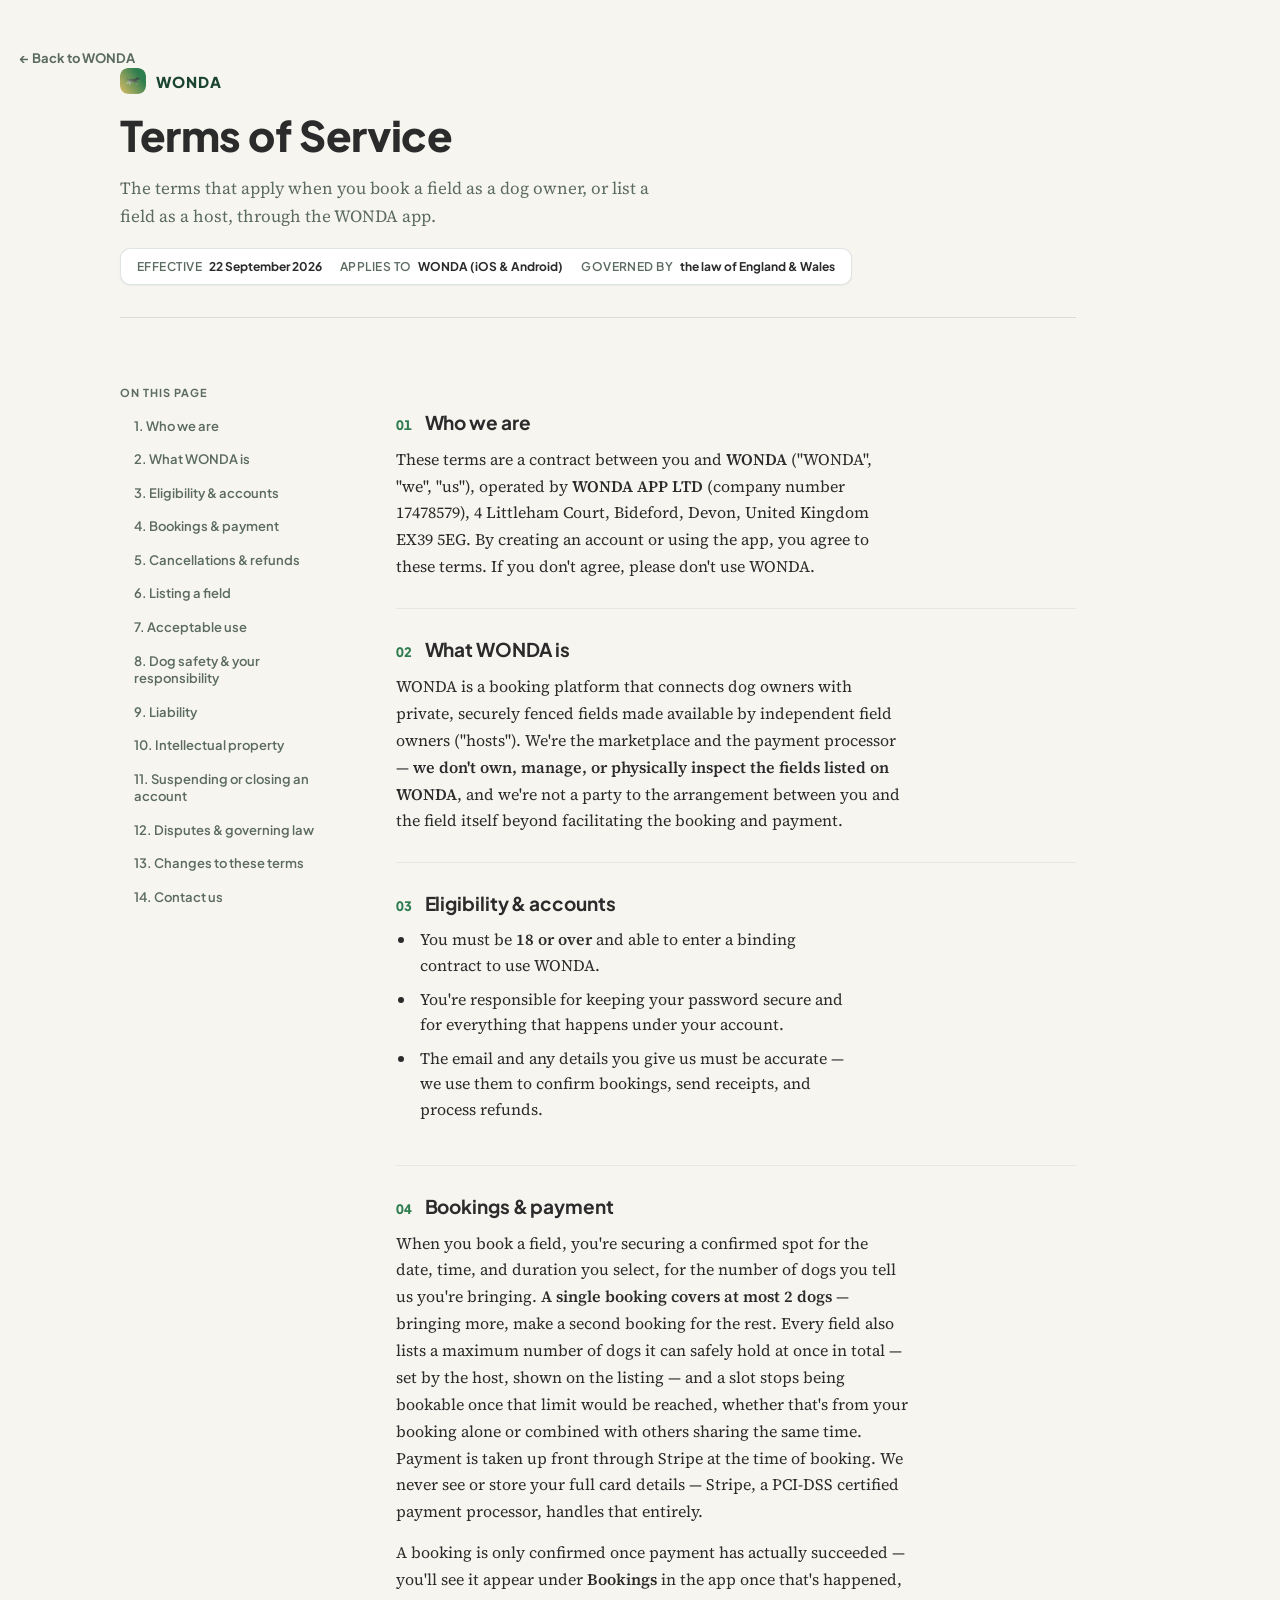
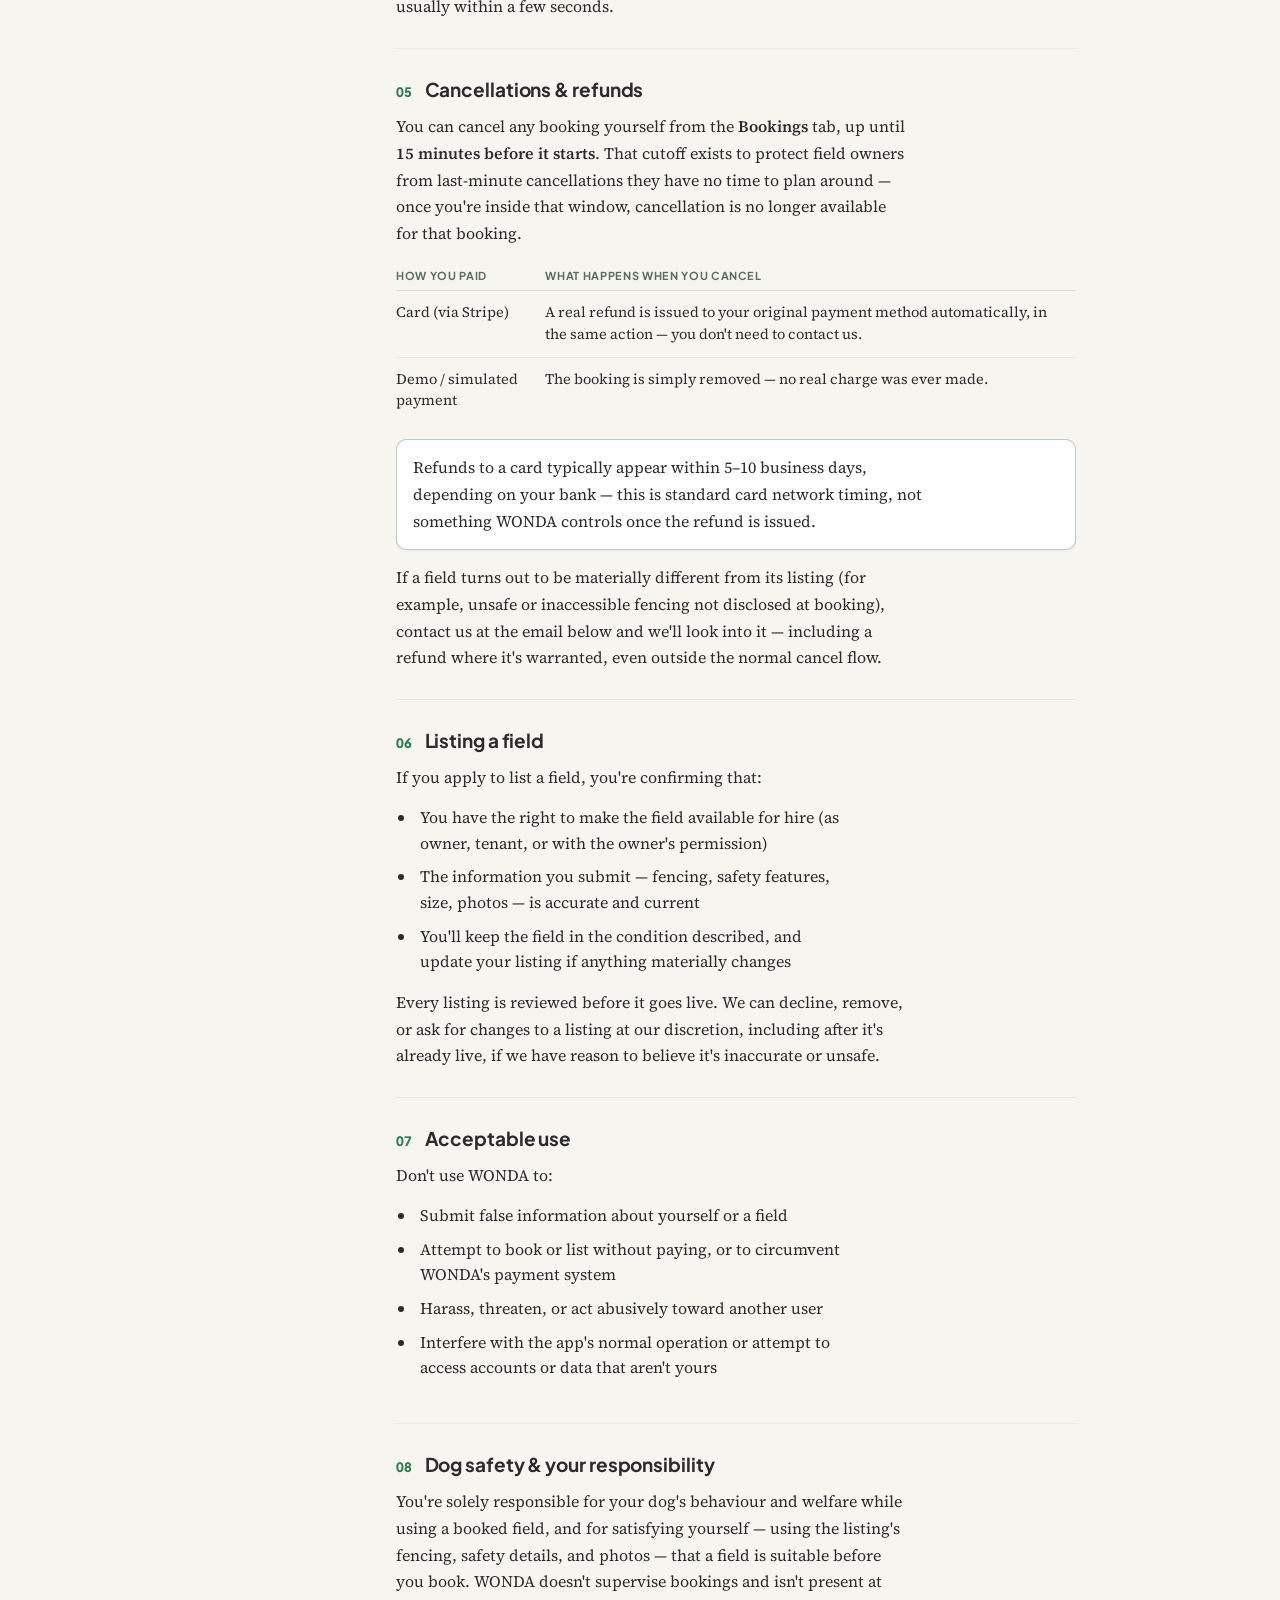
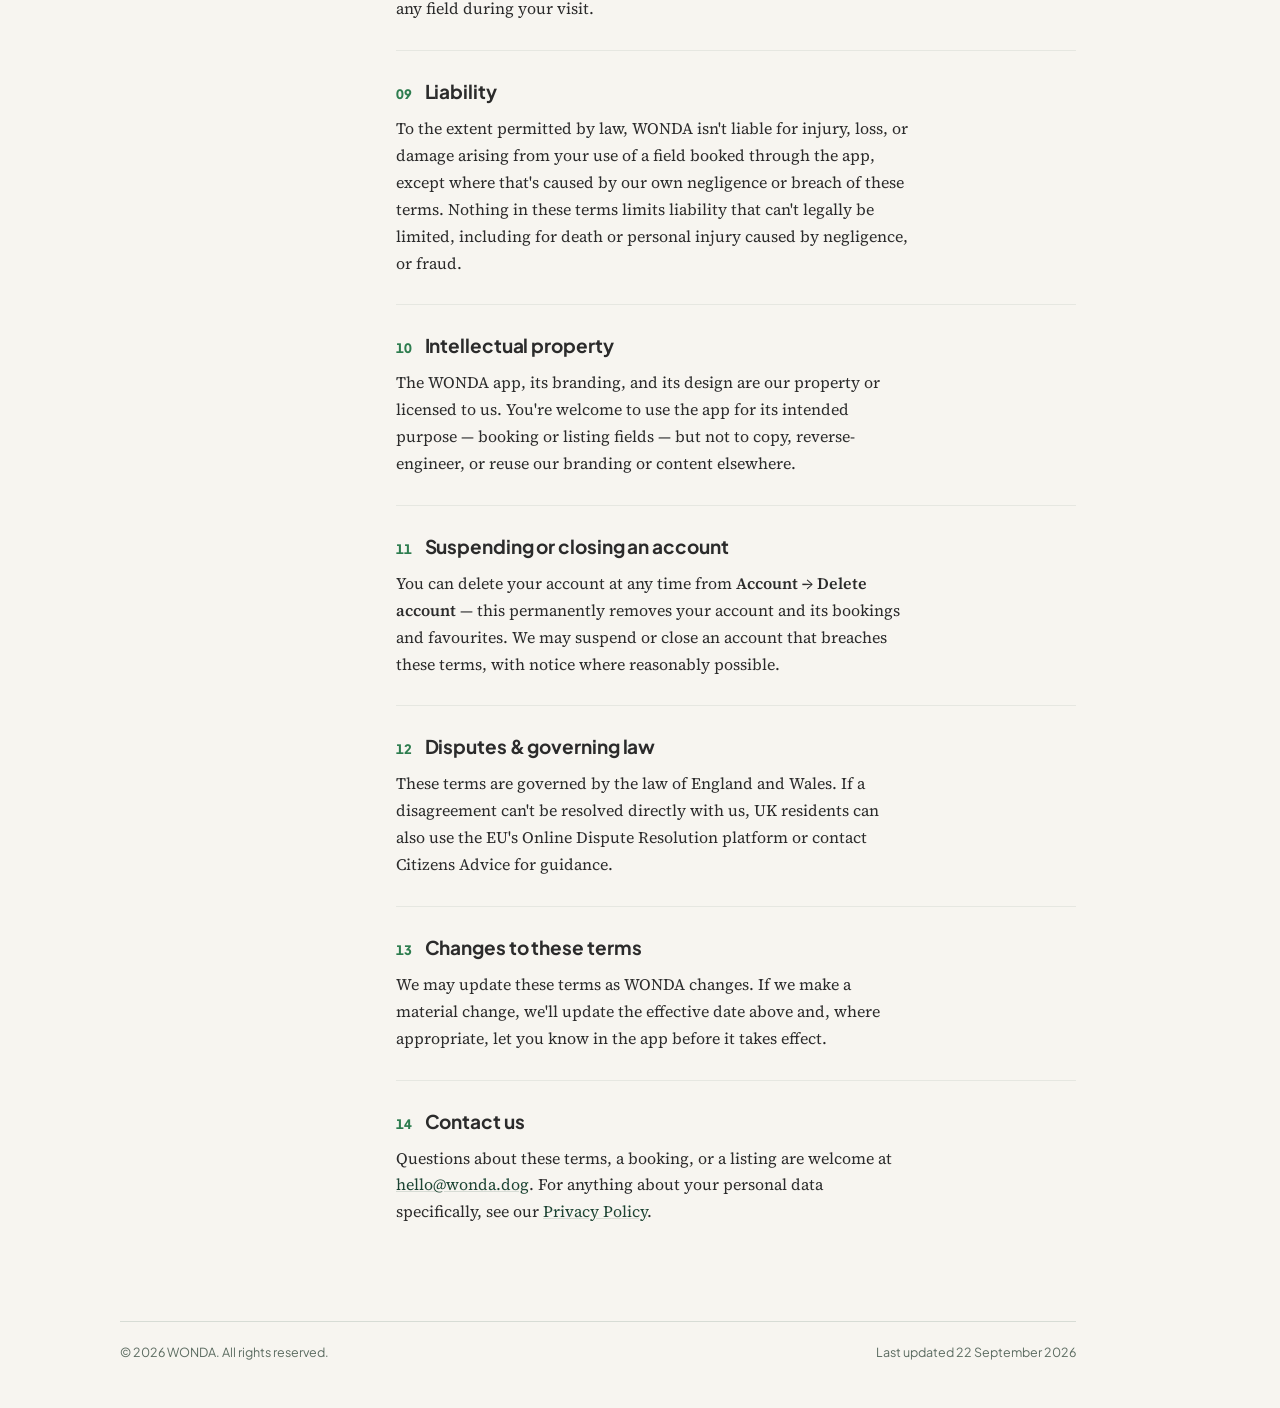
<file: terms.html>
<!doctype html>
<html lang="en-GB">
<head>
<meta charset="utf-8">
<meta name="viewport" content="width=device-width,initial-scale=1,viewport-fit=cover">
<title>WONDA Terms of Service</title>
<meta name="description" content="The terms that apply when you book a secure dog field as a dog owner, or list a field as a host, through WONDA.">
<meta name="theme-color" content="#1B4332">
<meta property="og:type" content="website">
<meta property="og:site_name" content="WONDA">
<meta property="og:locale" content="en_GB">
<meta property="og:title" content="WONDA Terms of Service">
<meta property="og:description" content="The terms that apply when you book a secure dog field as a dog owner, or list a field as a host, through WONDA.">
<meta property="og:url" content="https://wonda.dog/terms.html">
<meta property="og:image" content="https://wonda.dog/assets/og-image.jpg">
<meta property="og:image:width" content="1200">
<meta property="og:image:height" content="630">
<meta property="og:image:alt" content="WONDA: book secure dog fields by the hour">
<meta name="twitter:card" content="summary_large_image">
<link rel="apple-touch-icon" href="/assets/apple-touch-icon.png">
<link rel="icon" href="/assets/favicon.png">
<style>:root{color-scheme:light;box-sizing:border-box;padding-top:env(safe-area-inset-top,0px);padding-bottom:env(safe-area-inset-bottom,0px)}html{scroll-padding-top:env(safe-area-inset-top,0px)}body{margin:0;padding:0;font:14px -apple-system,BlinkMacSystemFont,sans-serif;background:#faf9f5;color:#141413}img{max-width:100%}[hidden]:not([hidden=until-found i]){display:none!important}</style>
<link rel="canonical" href="https://wonda.dog/terms.html">
<link rel="preconnect" href="https://fonts.googleapis.com">
<link rel="preconnect" href="https://fonts.gstatic.com" crossorigin>
<link href="https://fonts.googleapis.com/css2?family=Plus+Jakarta+Sans:wght@500;600;700;800&family=Source+Serif+4:opsz,wght@8..60,400;8..60,500;8..60,600&display=swap" rel="stylesheet">
<style>
  :root{
    --bg:#F7F5F0;
    --surface:#FFFFFF;
    --ink:#2B2B2B;
    --ink-muted:#5B6B60;
    --accent:#2E7D4F;
    --accent-deep:#1B4332;
    --gold:#E9C46A;
    --border:rgba(27,67,50,0.14);
    --border-soft:rgba(27,67,50,0.08);
    --note-bg:#FBF3DC;
    --note-border:#D9B65B;
    --note-ink:#5C4A15;
    --shadow: 0 1px 2px rgba(27,67,50,0.06);
  }
  @media (prefers-color-scheme: dark){
    :root:not([data-theme="light"]){
      --bg:#122019;
      --surface:#17251D;
      --ink:#F2EEE3;
      --ink-muted:#9AA79C;
      --accent:#7FCC9E;
      --accent-deep:#7FCC9E;
      --gold:#E9C46A;
      --border:rgba(255,255,255,0.10);
      --border-soft:rgba(255,255,255,0.06);
      --note-bg:#2A2410;
      --note-border:#8A6D1F;
      --note-ink:#E9C46A;
      --shadow: 0 1px 2px rgba(0,0,0,0.3);
    }
  }
  :root[data-theme="dark"]{
    --bg:#122019;
    --surface:#17251D;
    --ink:#F2EEE3;
    --ink-muted:#9AA79C;
    --accent:#7FCC9E;
    --accent-deep:#7FCC9E;
    --gold:#E9C46A;
    --border:rgba(255,255,255,0.10);
    --border-soft:rgba(255,255,255,0.06);
    --note-bg:#2A2410;
    --note-border:#8A6D1F;
    --note-ink:#E9C46A;
    --shadow: 0 1px 2px rgba(0,0,0,0.3);
  }

  *{box-sizing:border-box;}
  body{
    background:var(--bg);
    color:var(--ink);
    font-family:'Source Serif 4', Georgia, 'Times New Roman', serif;
    padding-inline:20px;
    padding-block:48px;
  }
  h1,h2,.eyebrow,.stamp,nav.toc,.btn,.wordmark{
    font-family:'Plus Jakarta Sans', system-ui, -apple-system, sans-serif;
  }

  .page{
    max-width:1040px;
    margin-inline:auto;
    display:grid;
    grid-template-columns:220px minmax(0,680px);
    gap:56px;
    align-items:start;
  }
  @media (max-width:860px){
    .page{grid-template-columns:1fr;}
  }

  header.doc-header{
    grid-column:1 / -1;
    display:flex;
    flex-direction:column;
    gap:18px;
    padding-bottom:32px;
    border-bottom:1px solid var(--border);
    margin-bottom:8px;
  }
  .wordmark{
    display:flex;
    align-items:center;
    gap:10px;
    font-weight:800;
    font-size:15px;
    letter-spacing:0.06em;
    color:var(--accent-deep);
  }
  .wordmark .mark{
    width:26px;height:26px;border-radius:8px;
    display:block;
    flex:none;
  }
  h1.title{
    font-size:clamp(30px, 4.4vw, 42px);
    font-weight:800;
    line-height:1.08;
    letter-spacing:-0.01em;
    text-wrap:balance;
    margin:0;
    color:var(--ink);
  }
  .stamp{
    display:inline-flex;
    align-self:flex-start;
    gap:18px;
    flex-wrap:wrap;
    font-size:12px;
    font-weight:600;
    letter-spacing:0.04em;
    text-transform:uppercase;
    color:var(--ink-muted);
    border:1px solid var(--border);
    border-radius:10px;
    padding:10px 16px;
    background:var(--surface);
    box-shadow:var(--shadow);
  }
  .stamp span b{
    color:var(--ink);
    font-weight:700;
    text-transform:none;
    letter-spacing:0;
    margin-left:4px;
  }
  .lede{
    font-size:17px;
    line-height:1.6;
    color:var(--ink-muted);
    max-width:62ch;
    margin:0;
  }

  .builder-note{
    grid-column:1 / -1;
    display:flex;
    gap:12px;
    align-items:flex-start;
    background:var(--note-bg);
    border:1px dashed var(--note-border);
    color:var(--note-ink);
    border-radius:12px;
    padding:16px 18px;
    font-family:'Plus Jakarta Sans', system-ui, sans-serif;
    font-size:13px;
    line-height:1.55;
  }
  .builder-note .tag{
    flex:none;
    font-weight:800;
    font-size:10px;
    letter-spacing:0.08em;
    text-transform:uppercase;
    background:var(--note-border);
    color:var(--note-bg);
    border-radius:5px;
    padding:3px 7px;
    margin-top:2px;
  }
  .builder-note code{
    background:rgba(0,0,0,0.08);
    padding:1px 5px;
    border-radius:4px;
    font-size:12px;
  }

  nav.toc{
    position:sticky;
    top:24px;
    display:flex;
    flex-direction:column;
    gap:2px;
    padding-top:4px;
  }
  nav.toc .toc-label{
    font-size:11px;
    font-weight:700;
    letter-spacing:0.09em;
    text-transform:uppercase;
    color:var(--ink-muted);
    margin-bottom:10px;
  }
  nav.toc a{
    font-size:13px;
    font-weight:600;
    color:var(--ink-muted);
    text-decoration:none;
    padding:7px 0;
    border-left:2px solid transparent;
    padding-left:12px;
    line-height:1.35;
  }
  nav.toc a:hover, nav.toc a:focus-visible{
    color:var(--accent-deep);
    border-left-color:var(--gold);
    outline:none;
  }
  @media (max-width:860px){
    nav.toc{
      position:static;
      flex-direction:row;
      flex-wrap:wrap;
      gap:8px;
      padding-bottom:8px;
      border-bottom:1px solid var(--border-soft);
      margin-bottom:8px;
    }
    nav.toc .toc-label{display:none;}
    nav.toc a{
      border:1px solid var(--border);
      border-left:1px solid var(--border);
      border-radius:999px;
      padding:6px 12px;
      background:var(--surface);
    }
  }

  main.doc{ min-width:0; }
  section.clause{
    padding-block:28px;
    border-bottom:1px solid var(--border-soft);
    scroll-margin-top:24px;
  }
  section.clause:last-of-type{border-bottom:none;}
  .clause-head{
    display:flex;
    align-items:baseline;
    gap:12px;
    margin-bottom:12px;
  }
  .clause-num{
    font-family:'Plus Jakarta Sans', sans-serif;
    font-weight:800;
    font-size:13px;
    color:var(--accent);
    letter-spacing:0.02em;
    flex:none;
    font-variant-numeric:tabular-nums;
  }
  h2{
    font-size:19px;
    font-weight:700;
    letter-spacing:-0.005em;
    text-wrap:balance;
    margin:0;
    color:var(--ink);
  }
  section.clause p{
    font-size:16px;
    line-height:1.68;
    color:var(--ink);
    margin:0 0 14px;
    max-width:64ch;
  }
  section.clause p:last-child{margin-bottom:0;}
  section.clause ul{
    margin:0 0 14px;
    padding-left:20px;
    max-width:64ch;
  }
  section.clause li{
    font-size:16px;
    line-height:1.6;
    margin-bottom:8px;
    padding-left:4px;
  }
  section.clause li:last-child{margin-bottom:0;}
  section.clause b{font-weight:600;color:var(--ink);}
  section.clause a{color:var(--accent-deep); text-decoration-color:var(--border);}

  .callout{
    background:var(--surface);
    border:1px solid var(--border);
    border-radius:10px;
    padding:14px 16px;
    box-shadow:var(--shadow);
    margin:14px 0;
  }
  .callout p{margin:0;font-size:14.5px;}
  .callout.good{border-color:rgba(46,125,79,0.35);}
  .callout.warn{background:var(--note-bg);border-color:var(--note-border);}
  .callout.warn p{color:var(--note-ink);}

  .refund-table{
    width:100%;
    border-collapse:collapse;
    margin:6px 0 16px;
    font-size:14.5px;
  }
  .refund-table th{
    text-align:left;
    font-family:'Plus Jakarta Sans',sans-serif;
    font-size:11px;
    letter-spacing:0.06em;
    text-transform:uppercase;
    color:var(--ink-muted);
    font-weight:700;
    padding:8px 12px 8px 0;
    border-bottom:1px solid var(--border);
  }
  .refund-table td{
    padding:11px 12px 11px 0;
    border-bottom:1px solid var(--border-soft);
    vertical-align:top;
    color:var(--ink);
    line-height:1.5;
  }
  .refund-table tr:last-child td{border-bottom:none;}

  footer.doc-footer{
    grid-column:1 / -1;
    margin-top:12px;
    padding-top:22px;
    border-top:1px solid var(--border);
    font-family:'Plus Jakarta Sans', sans-serif;
    font-size:12.5px;
    color:var(--ink-muted);
    display:flex;
    justify-content:space-between;
    flex-wrap:wrap;
    gap:8px;
  }
</style>
</head>
<body>

<a href="index.html" style="grid-column:1/-1;display:inline-flex;align-items:center;gap:6px;font-family:'Plus Jakarta Sans',sans-serif;font-size:13px;font-weight:700;color:var(--ink-muted);text-decoration:none;margin-bottom:-8px;">&larr; Back to WONDA</a>
  <div class="page">

  <header class="doc-header">
    <div class="wordmark"><img class="mark" src="/assets/logo-64.png" width="32" height="32" alt="">WONDA</div>
    <h1 class="title">Terms of Service</h1>
    <p class="lede">The terms that apply when you book a field as a dog owner, or list a field as a host, through the WONDA app.</p>
    <div class="stamp">
      <span>Effective <b>22 September 2026</b></span>
      <span>Applies to <b>WONDA (iOS &amp; Android)</b></span>
      <span>Governed by <b>the law of England &amp; Wales</b></span>
    </div>
  </header>

  <nav class="toc" aria-label="Table of contents">
    <div class="toc-label">On this page</div>
    <a href="#who-we-are">1. Who we are</a>
    <a href="#the-service">2. What WONDA is</a>
    <a href="#eligibility">3. Eligibility &amp; accounts</a>
    <a href="#bookings">4. Bookings &amp; payment</a>
    <a href="#cancellations">5. Cancellations &amp; refunds</a>
    <a href="#hosting">6. Listing a field</a>
    <a href="#conduct">7. Acceptable use</a>
    <a href="#dog-safety">8. Dog safety &amp; your responsibility</a>
    <a href="#liability">9. Liability</a>
    <a href="#ip">10. Intellectual property</a>
    <a href="#termination">11. Suspending or closing an account</a>
    <a href="#disputes">12. Disputes &amp; governing law</a>
    <a href="#changes">13. Changes to these terms</a>
    <a href="#contact">14. Contact us</a>
  </nav>

  <main class="doc">

    <section class="clause" id="who-we-are">
      <div class="clause-head"><span class="clause-num">01</span><h2>Who we are</h2></div>
      <p>These terms are a contract between you and <b>WONDA</b> ("WONDA", "we", "us"), operated by <b>WONDA APP LTD</b> (company number 17478579), 4 Littleham Court, Bideford, Devon, United Kingdom EX39 5EG. By creating an account or using the app, you agree to these terms. If you don't agree, please don't use WONDA.</p>
    </section>

    <section class="clause" id="the-service">
      <div class="clause-head"><span class="clause-num">02</span><h2>What WONDA is</h2></div>
      <p>WONDA is a booking platform that connects dog owners with private, securely fenced fields made available by independent field owners ("hosts"). We're the marketplace and the payment processor — <b>we don't own, manage, or physically inspect the fields listed on WONDA</b>, and we're not a party to the arrangement between you and the field itself beyond facilitating the booking and payment.</p>
    </section>

    <section class="clause" id="eligibility">
      <div class="clause-head"><span class="clause-num">03</span><h2>Eligibility &amp; accounts</h2></div>
      <ul>
        <li>You must be <b>18 or over</b> and able to enter a binding contract to use WONDA.</li>
        <li>You're responsible for keeping your password secure and for everything that happens under your account.</li>
        <li>The email and any details you give us must be accurate — we use them to confirm bookings, send receipts, and process refunds.</li>
      </ul>
    </section>

    <section class="clause" id="bookings">
      <div class="clause-head"><span class="clause-num">04</span><h2>Bookings &amp; payment</h2></div>
      <p>When you book a field, you're securing a confirmed spot for the date, time, and duration you select, for the number of dogs you tell us you're bringing. <b>A single booking covers at most 2 dogs</b> — bringing more, make a second booking for the rest. Every field also lists a maximum number of dogs it can safely hold at once in total — set by the host, shown on the listing — and a slot stops being bookable once that limit would be reached, whether that's from your booking alone or combined with others sharing the same time. Payment is taken up front through Stripe at the time of booking. We never see or store your full card details — Stripe, a PCI-DSS certified payment processor, handles that entirely.</p>
      <p>A booking is only confirmed once payment has actually succeeded — you'll see it appear under <b>Bookings</b> in the app once that's happened, usually within a few seconds.</p>
    </section>

    <section class="clause" id="cancellations">
      <div class="clause-head"><span class="clause-num">05</span><h2>Cancellations &amp; refunds</h2></div>
      <p>You can cancel any booking yourself from the <b>Bookings</b> tab, up until <b>15 minutes before it starts</b>. That cutoff exists to protect field owners from last-minute cancellations they have no time to plan around — once you're inside that window, cancellation is no longer available for that booking.</p>
      <table class="refund-table">
        <tr><th>How you paid</th><th>What happens when you cancel</th></tr>
        <tr><td>Card (via Stripe)</td><td>A real refund is issued to your original payment method automatically, in the same action — you don't need to contact us.</td></tr>
        <tr><td>Demo / simulated payment</td><td>The booking is simply removed — no real charge was ever made.</td></tr>
      </table>
      <div class="callout good"><p>Refunds to a card typically appear within 5–10 business days, depending on your bank — this is standard card network timing, not something WONDA controls once the refund is issued.</p></div>
      <p>If a field turns out to be materially different from its listing (for example, unsafe or inaccessible fencing not disclosed at booking), contact us at the email below and we'll look into it — including a refund where it's warranted, even outside the normal cancel flow.</p>
    </section>

    <section class="clause" id="hosting">
      <div class="clause-head"><span class="clause-num">06</span><h2>Listing a field</h2></div>
      <p>If you apply to list a field, you're confirming that:</p>
      <ul>
        <li>You have the right to make the field available for hire (as owner, tenant, or with the owner's permission)</li>
        <li>The information you submit — fencing, safety features, size, photos — is accurate and current</li>
        <li>You'll keep the field in the condition described, and update your listing if anything materially changes</li>
      </ul>
      <p>Every listing is reviewed before it goes live. We can decline, remove, or ask for changes to a listing at our discretion, including after it's already live, if we have reason to believe it's inaccurate or unsafe.</p>
    </section>

    <section class="clause" id="conduct">
      <div class="clause-head"><span class="clause-num">07</span><h2>Acceptable use</h2></div>
      <p>Don't use WONDA to:</p>
      <ul>
        <li>Submit false information about yourself or a field</li>
        <li>Attempt to book or list without paying, or to circumvent WONDA's payment system</li>
        <li>Harass, threaten, or act abusively toward another user</li>
        <li>Interfere with the app's normal operation or attempt to access accounts or data that aren't yours</li>
      </ul>
    </section>

    <section class="clause" id="dog-safety">
      <div class="clause-head"><span class="clause-num">08</span><h2>Dog safety &amp; your responsibility</h2></div>
      <p>You're solely responsible for your dog's behaviour and welfare while using a booked field, and for satisfying yourself — using the listing's fencing, safety details, and photos — that a field is suitable before you book. WONDA doesn't supervise bookings and isn't present at any field during your visit.</p>
    </section>

    <section class="clause" id="liability">
      <div class="clause-head"><span class="clause-num">09</span><h2>Liability</h2></div>
      <p>To the extent permitted by law, WONDA isn't liable for injury, loss, or damage arising from your use of a field booked through the app, except where that's caused by our own negligence or breach of these terms. Nothing in these terms limits liability that can't legally be limited, including for death or personal injury caused by negligence, or fraud.</p>
    </section>

    <section class="clause" id="ip">
      <div class="clause-head"><span class="clause-num">10</span><h2>Intellectual property</h2></div>
      <p>The WONDA app, its branding, and its design are our property or licensed to us. You're welcome to use the app for its intended purpose — booking or listing fields — but not to copy, reverse-engineer, or reuse our branding or content elsewhere.</p>
    </section>

    <section class="clause" id="termination">
      <div class="clause-head"><span class="clause-num">11</span><h2>Suspending or closing an account</h2></div>
      <p>You can delete your account at any time from <b>Account → Delete account</b> — this permanently removes your account and its bookings and favourites. We may suspend or close an account that breaches these terms, with notice where reasonably possible.</p>
    </section>

    <section class="clause" id="disputes">
      <div class="clause-head"><span class="clause-num">12</span><h2>Disputes &amp; governing law</h2></div>
      <p>These terms are governed by the law of England and Wales. If a disagreement can't be resolved directly with us, UK residents can also use the EU's Online Dispute Resolution platform or contact Citizens Advice for guidance.</p>
    </section>

    <section class="clause" id="changes">
      <div class="clause-head"><span class="clause-num">13</span><h2>Changes to these terms</h2></div>
      <p>We may update these terms as WONDA changes. If we make a material change, we'll update the effective date above and, where appropriate, let you know in the app before it takes effect.</p>
    </section>

    <section class="clause" id="contact">
      <div class="clause-head"><span class="clause-num">14</span><h2>Contact us</h2></div>
      <p>Questions about these terms, a booking, or a listing are welcome at <a href="mailto:hello@wonda.dog">hello@wonda.dog</a>. For anything about your personal data specifically, see our <a href="privacy.html">Privacy Policy</a>.</p>
    </section>

  </main>

  <footer class="doc-footer">
    <span>© 2026 WONDA. All rights reserved.</span>
    <span>Last updated 22 September 2026</span>
  </footer>

</div>

</body></html>
</file>
<file: assets/page.css>
/* Shared styles for WONDA's secondary pages (About, Contact).
   Mirrors the homepage's tokens so the pages read as one site. */
:root{
  --bg:#F7F5F0;
  --surface:#FFFFFF;
  --ink:#2B2B2B;
  --ink-muted:#5B6B60;
  --accent:#2E7D4F;
  --accent-deep:#1B4332;
  /* Dark-pine backgrounds; stays deep green in dark mode (see index.html). */
  --deep:#1B4332;
  --deep-edge:transparent;
  --gold:#E9C46A;
  --border:rgba(27,67,50,0.14);
  --border-soft:rgba(27,67,50,0.08);
  --shadow: 0 1px 2px rgba(27,67,50,0.06);
  color-scheme: light;
}
@media (prefers-color-scheme: dark){
  :root:not([data-theme="light"]){
    --bg:#122019;
    --surface:#17251D;
    --ink:#F2EEE3;
    --ink-muted:#9AA79C;
    --accent:#7FCC9E;
    --accent-deep:#7FCC9E;
    --deep:#1B4332;
    --deep-edge:rgba(127,204,158,0.22);
    --border:rgba(255,255,255,0.10);
    --border-soft:rgba(255,255,255,0.06);
    --shadow: 0 1px 2px rgba(0,0,0,0.3);
    color-scheme: dark;
  }
}

*{box-sizing:border-box;}
html,body{margin:0;padding:0;}
body{
  background:var(--bg);
  color:var(--ink);
  font-family:'Source Serif 4', Georgia, 'Times New Roman', serif;
  -webkit-font-smoothing:antialiased;
}
h1,h2,h3,.eyebrow,.btn,.brand,nav,footer,.meta{
  font-family:'Plus Jakarta Sans', system-ui, -apple-system, sans-serif;
}
img{max-width:100%;display:block;}
a{color:inherit;}

.wrap{max-width:1040px;margin-inline:auto;padding-inline:24px;}

nav.top{display:flex;align-items:center;justify-content:space-between;padding-block:22px;}
.brand{display:flex;align-items:center;gap:10px;font-weight:800;letter-spacing:0.02em;font-size:16px;text-decoration:none;}
.brand img{width:30px;height:30px;border-radius:8px;}
.navlinks{display:flex;align-items:center;gap:20px;flex-wrap:wrap;justify-content:flex-end;}
nav.top a.navlink{font-size:13.5px;font-weight:600;color:var(--ink-muted);text-decoration:none;}
nav.top a.navlink:hover, nav.top a.navlink[aria-current]{color:var(--ink);}
@media (max-width:560px){ .navlinks .navlink.email{display:none;} }

main{padding-block:28px 72px;}
.page{max-width:680px;}
.eyebrow{
  display:inline-block;
  font-size:11.5px;font-weight:700;letter-spacing:0.09em;text-transform:uppercase;
  color:var(--accent);
  margin-bottom:12px;
}
h1{
  font-weight:800;
  font-size:clamp(30px,5vw,44px);
  line-height:1.08;
  letter-spacing:-0.02em;
  text-wrap:balance;
  margin:0 0 18px;
}
.lede{font-size:clamp(16px,2.2vw,18.5px);line-height:1.6;color:var(--ink-muted);margin:0 0 36px;}
h2{font-size:20px;font-weight:700;margin:36px 0 10px;letter-spacing:-0.01em;}
p{font-size:16px;line-height:1.65;margin:0 0 14px;}
ul{padding-left:20px;margin:0 0 14px;}
li{font-size:16px;line-height:1.6;margin-bottom:6px;}
a.text{color:var(--accent-deep);}
@media (prefers-color-scheme: dark){ :root:not([data-theme="light"]) a.text{color:var(--accent);} }

.card{
  background:var(--surface);
  border:1px solid var(--border);
  border-radius:18px;
  padding:24px 22px;
  box-shadow:var(--shadow);
  margin:22px 0;
}
.card h2{margin-top:0;}
.meta{
  display:grid;
  grid-template-columns:max-content 1fr;
  column-gap:22px;row-gap:12px;
  font-size:14.5px;
  align-items:baseline;
}
.meta dt{color:var(--ink-muted);font-weight:600;margin:0;}
.meta dd{margin:0;font-weight:600;}
.meta dd a{color:var(--accent-deep);text-decoration:none;font-weight:700;}
.meta dd a:hover{text-decoration:underline;}
@media (prefers-color-scheme: dark){ :root:not([data-theme="light"]) .meta dd a{color:var(--accent);} }
@media (max-width:480px){ .meta{grid-template-columns:1fr;row-gap:4px;} .meta dd{margin-bottom:10px;} }

.btn{
  display:inline-flex;align-items:center;gap:8px;
  font-weight:700;font-size:14.5px;
  padding:13px 22px;
  border-radius:14px;
  text-decoration:none;
  border:1px solid transparent;
}
.btn-primary{background:var(--accent-deep);color:#F7F5F0;}
@media (prefers-color-scheme: dark){ :root:not([data-theme="light"]) .btn-primary{ background:var(--accent); color:#0F1A14; } }
.btn-ghost{background:var(--surface);color:var(--ink);border-color:var(--border);}
.cta-row{display:flex;gap:12px;flex-wrap:wrap;margin-top:26px;}

footer{padding-block:36px 48px;border-top:1px solid var(--border-soft);}
.foot-row{
  display:flex;justify-content:space-between;align-items:center;flex-wrap:wrap;gap:14px;
  font-size:13px;color:var(--ink-muted);
}
.foot-links{display:flex;gap:18px;flex-wrap:wrap;}
.foot-links a{text-decoration:none;color:var(--ink-muted);}
.foot-links a:hover{color:var(--ink);}

/* ---- Guide, area and FAQ pages ---- */
.page.wide{max-width:740px;}
.crumbs{
  font-family:'Plus Jakarta Sans', system-ui, sans-serif;
  font-size:13px;color:var(--ink-muted);
  margin:0 0 18px;padding:0;list-style:none;
  display:flex;flex-wrap:wrap;gap:6px;
}
.crumbs li{font-size:13px;margin:0;}
.crumbs li + li::before{content:"/";margin-right:6px;opacity:.6;}
.crumbs a{color:var(--ink-muted);text-decoration:none;}
.crumbs a:hover{color:var(--ink);text-decoration:underline;}
h3{font-size:16.5px;font-weight:700;margin:24px 0 8px;}

.checklist{list-style:none;padding:0;}
.checklist li{position:relative;padding-left:28px;}
.checklist li::before{
  content:"";position:absolute;left:2px;top:.5em;
  width:14px;height:8px;
  border-left:2.5px solid var(--accent);border-bottom:2.5px solid var(--accent);
  transform:rotate(-45deg);
}

.areas{
  display:grid;grid-template-columns:repeat(auto-fill,minmax(210px,1fr));
  gap:14px;margin:18px 0 8px;
}
.area{
  background:var(--surface);border:1px solid var(--border);
  border-radius:14px;padding:16px 18px;
}
.area h3{margin:0 0 6px;font-size:15px;}
.area p{font-size:14.5px;line-height:1.55;color:var(--ink-muted);margin:0;}

.note{
  border-left:3px solid var(--gold);
  background:var(--surface);
  padding:14px 18px;border-radius:0 12px 12px 0;
  margin:22px 0;
}
.note p{margin:0;font-size:15px;}

.faq{border-top:1px solid var(--border);}
.faq details{border-bottom:1px solid var(--border);}
.faq summary{
  font-family:'Plus Jakarta Sans', system-ui, sans-serif;
  font-weight:700;font-size:15.5px;
  padding:16px 30px 16px 0;cursor:pointer;list-style:none;position:relative;
}
.faq summary::-webkit-details-marker{display:none;}
.faq summary::after{
  content:"+";position:absolute;right:4px;top:12px;
  font-size:22px;font-weight:600;color:var(--accent);
}
.faq details[open] summary::after{content:"\2212";}
.faq summary:focus-visible{outline:2px solid var(--accent);outline-offset:2px;border-radius:6px;}
.faq .answer{padding:0 0 16px;}
.faq .answer p:last-child{margin-bottom:0;}

.cta-band{
  background:var(--deep);color:#F7F5F0;
  border:1px solid var(--deep-edge);
  border-radius:22px;padding:clamp(24px,4vw,36px);
  margin:40px 0 8px;
}
.cta-band h2{margin:0 0 8px;color:#F7F5F0;}
.cta-band p{color:rgba(247,245,240,.9);margin:0;}
.cta-band .cta-row{margin-top:20px;}
.cta-band .btn-primary{background:#E9C46A;color:#3A2E05;}
.cta-band .btn-ghost{background:transparent;color:#F7F5F0;border-color:rgba(247,245,240,.3);}
@media (prefers-color-scheme: dark){
  :root:not([data-theme="light"]) .cta-band .btn-primary{background:#E9C46A;color:#3A2E05;}
}

.related{list-style:none;padding:0;display:grid;gap:10px;}
.related a{
  display:block;text-decoration:none;
  background:var(--surface);border:1px solid var(--border);border-radius:14px;
  padding:14px 18px;font-family:'Plus Jakarta Sans', system-ui, sans-serif;font-weight:700;font-size:15px;
}
.related a span{display:block;font-family:'Source Serif 4',Georgia,serif;font-weight:400;font-size:14px;color:var(--ink-muted);margin-top:3px;}
.related a:hover{border-color:var(--accent);}

a:focus-visible,.btn:focus-visible{outline:2px solid var(--accent);outline-offset:3px;}
@media (max-width:560px){ .navlinks{gap:14px;} }
.card h3{margin-top:0;}
@media (max-width:640px){
  nav.top{flex-wrap:wrap;row-gap:10px;}
  .navlinks{width:100%;justify-content:flex-start;gap:6px 16px;}
}


  /* ---- Rate banner (top of every page) ---- */
  .rate-banner{
    display:flex;align-items:center;justify-content:center;flex-wrap:wrap;gap:8px 14px;
    padding:11px 18px;
    background:var(--deep);
    color:#F7F5F0;
    text-decoration:none;
    font-family:'Plus Jakarta Sans',system-ui,sans-serif;
    font-size:13.5px;line-height:1.4;
    text-align:center;
  }
  .rate-banner:hover .rate-banner-cta{text-decoration:underline;}
  .rate-banner-badge{
    font-size:10.5px;font-weight:800;letter-spacing:0.09em;text-transform:uppercase;
    color:#3A2E05;background:var(--gold);
    padding:3px 9px;border-radius:999px;
  }
  .rate-banner-text b{color:var(--gold);font-weight:800;}
  .rate-banner-spots{
    font-weight:700;
    background:rgba(247,245,240,0.12);border:1px solid rgba(247,245,240,0.22);
    padding:3px 10px;border-radius:999px;
  }
  .rate-banner-cta{font-weight:800;color:var(--gold);white-space:nowrap;}
  @media (max-width:640px){
    .rate-banner{font-size:12.5px;padding:10px 14px;}
    .rate-banner-badge{display:none;}
  }
</file>
